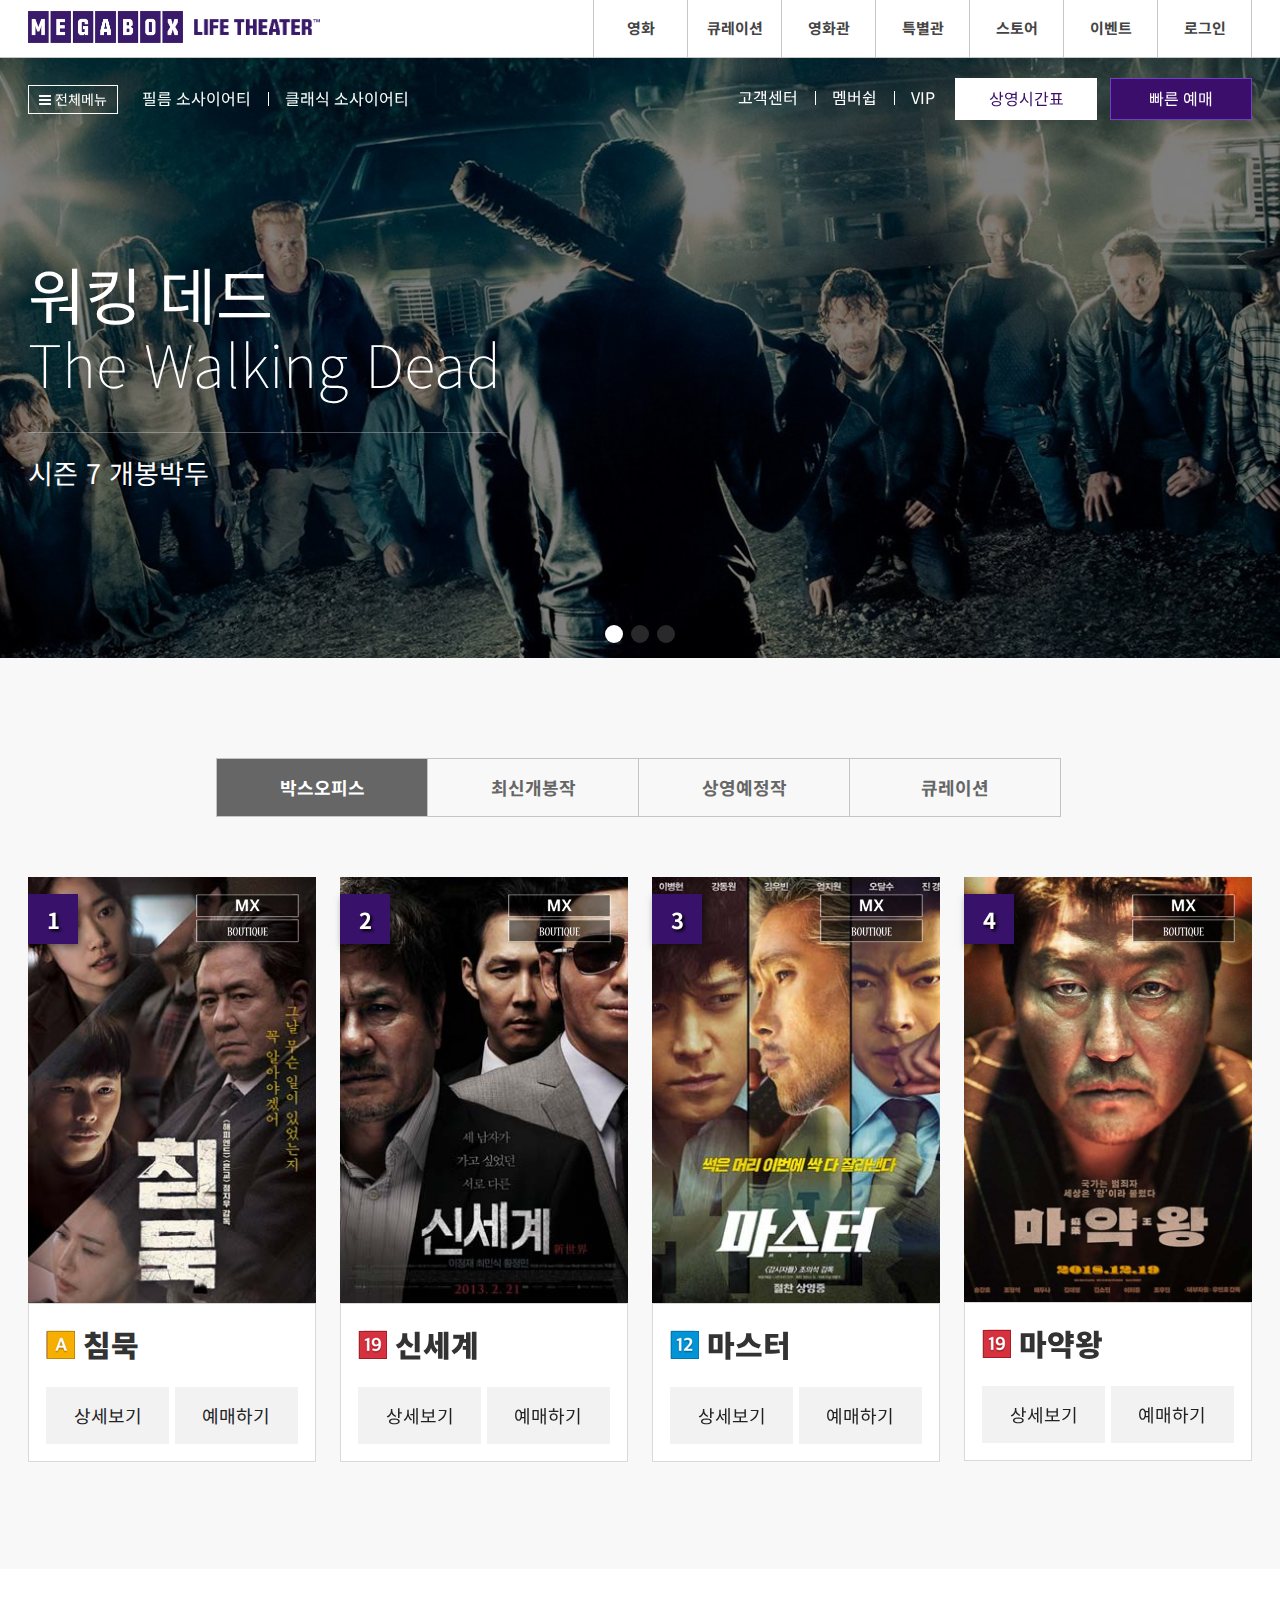
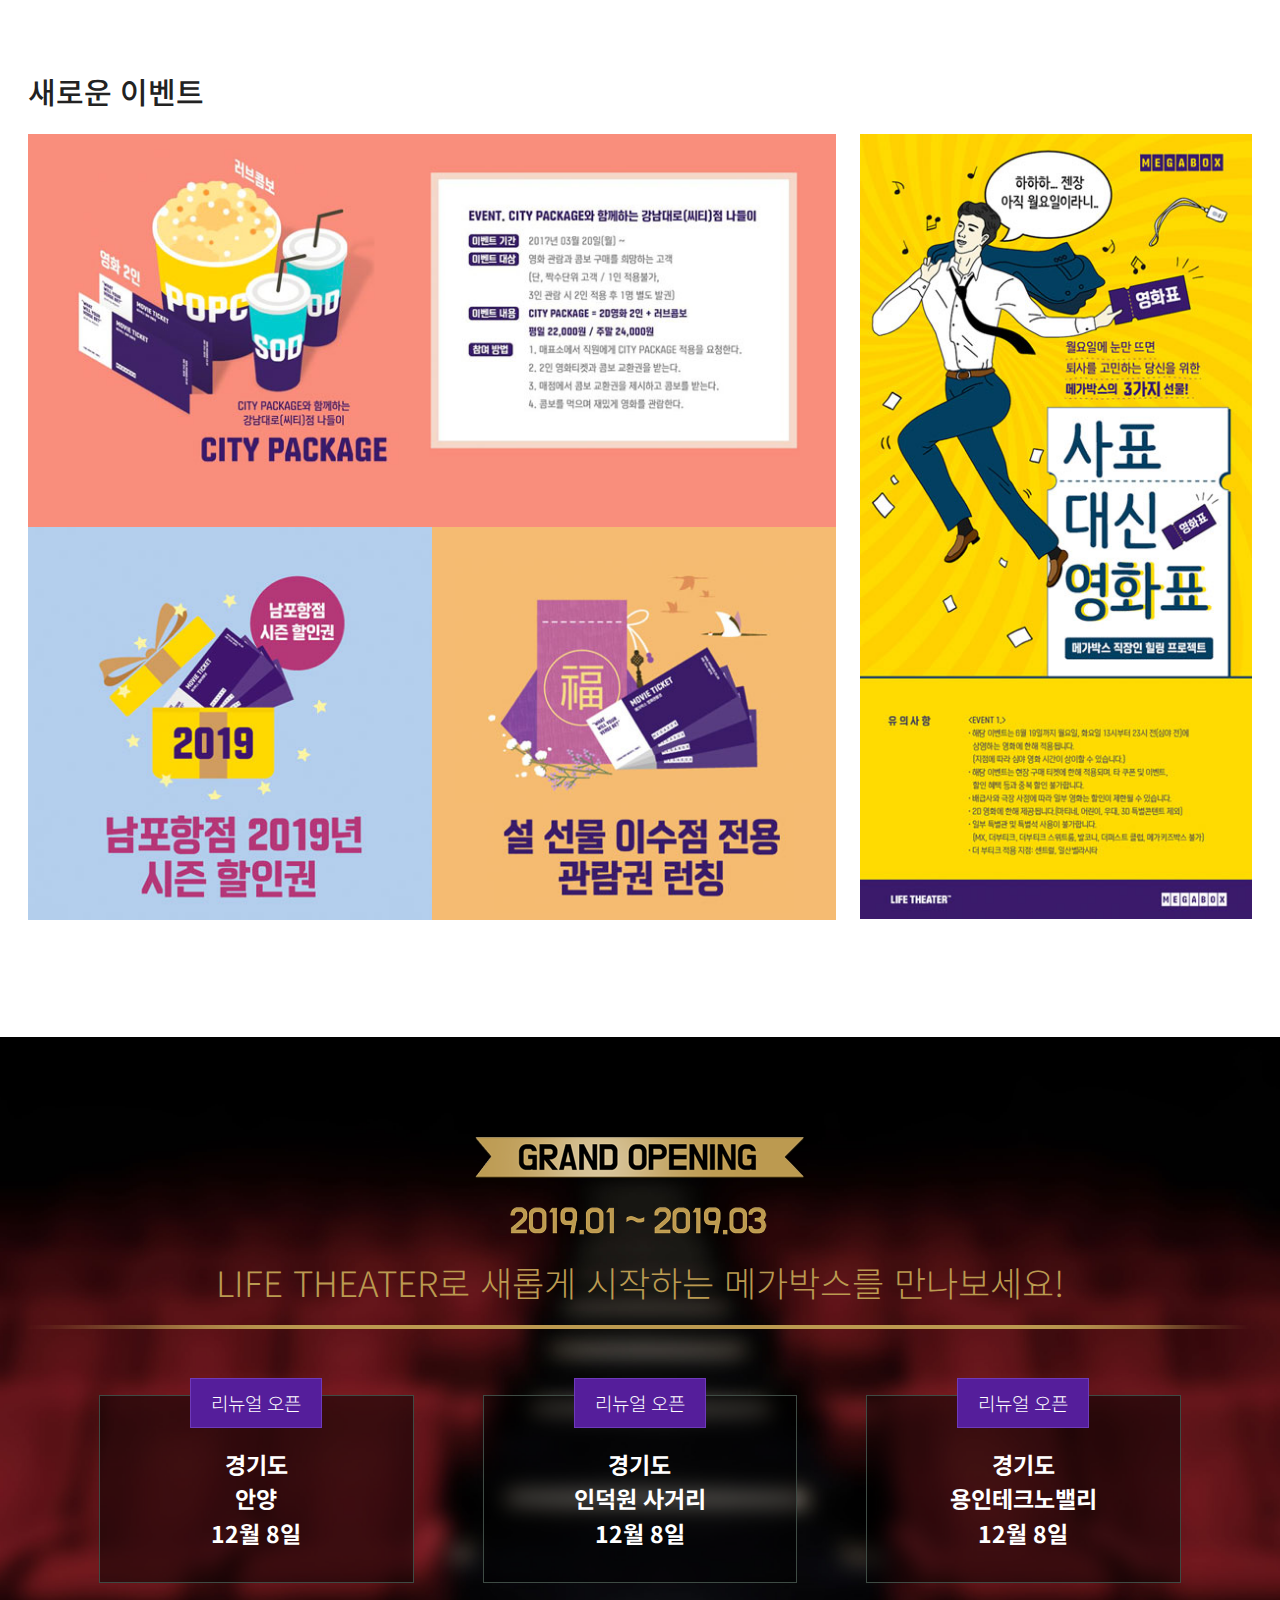
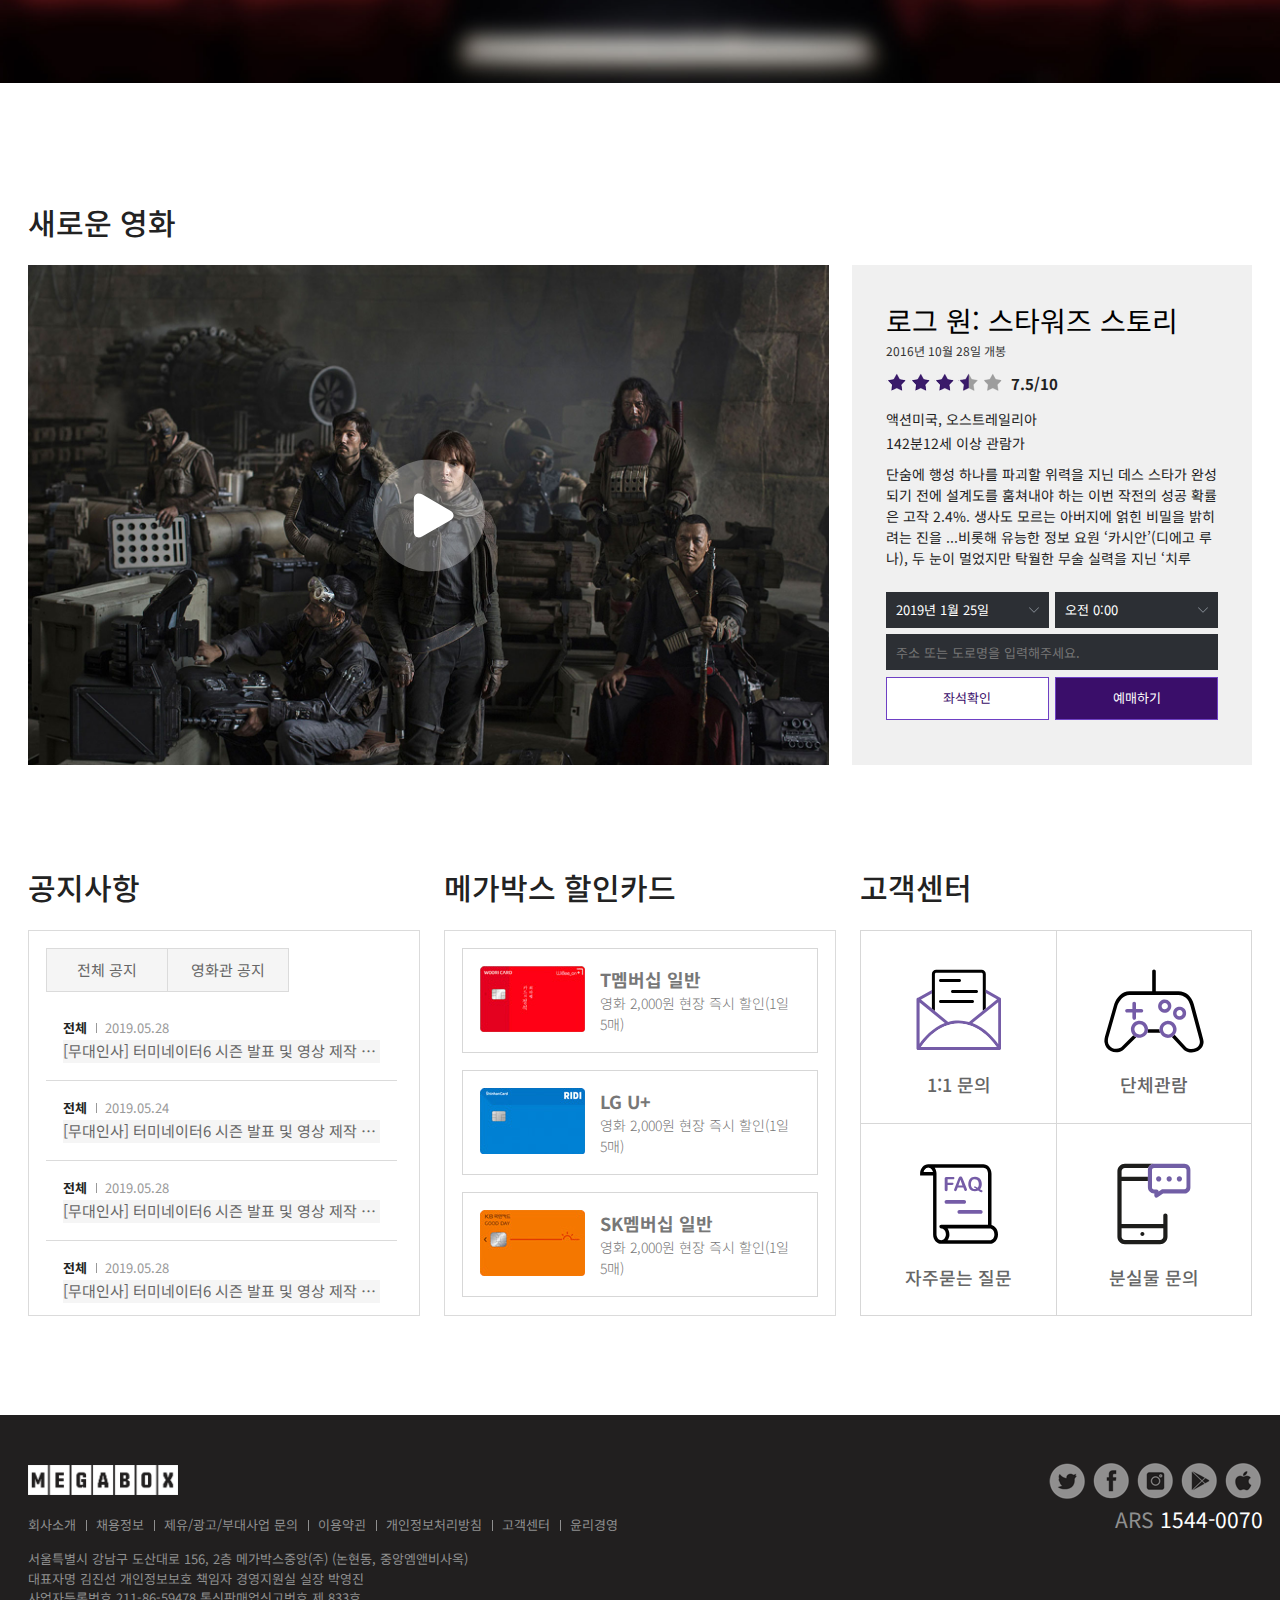
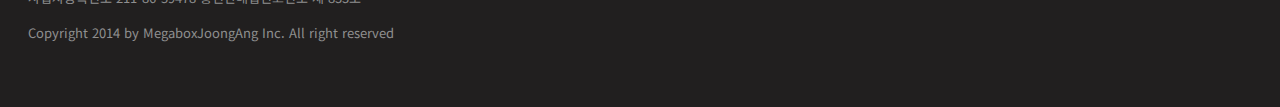
<file: index.html>
<!DOCTYPE html>
<html lang="ko">
<head>
    <meta charset="UTF-8">
    <meta name="viewport" content="user-scalable=no, initial-scale=1.0, maximum-scale=1.0, minimum-scale=1.0, width=device-width">
    <meta http-equiv="X-UA-Compatible" content="ie=edge">
    <meta name="author" content="webstoryboy">
    <meta name="description" content="메가박스 사이트 따라하면서 배우는 튜토리얼입니다.">
    <meta name="keywords" content="메가박스, 유투브, 영화, 최신영화, 영화관, CGV, 롯데시네마, 웹스토리보이, 웹스, 사이트 만들기, 따라하기, 이미지 슬라이드">
    <title>메가박스 사이트 코딩하기</title> 
    
    <!-- CSS -->
    <link rel="stylesheet" href="assets/css/reset.css">
    <link rel="stylesheet" href="assets/css/style.css">
    <link rel="stylesheet" href="assets/css/swiper.css">
    <link rel="stylesheet" href="assets/css/font-awesome.css">
    
    <!-- 파비콘 -->
    <link rel="shortcut icon" href="assets/icons/favicon.ico">
    <link rel="apple-touch-icon-precomposed" href="assets/icons/favicon_72.png" />
    <link rel="apple-touch-icon-precomposed" sizes="96x96" href="assets/icons/favicon_96.png" />
    <link rel="apple-touch-icon-precomposed" sizes="144x144" href="assets/icons/favicon_144.png" />
    <link rel="apple-touch-icon-precomposed" sizes="192x192" href="assets/icons/favicon_192.png" />
    
    <!-- 페이스북 메타 태그 -->
    <meta property="og:title" content="메가박스 사이트 만들기" />
    <meta property="og:url" content="https://github.com/webstoryboy/megabox2019" />
    <meta property="og:image" content="https://webstoryboy.github.io/megabox2019/mega.jpg" />
    <meta property="og:description" content="메가박스 사이트 따라하면서 배우는 튜토리얼입니다." />
   
    <!-- 트위터 메타 태그 -->
    <meta name="twitter:card" content="summary">
    <meta name="twitter:title" content="메가박스 사이트 만들기">
    <meta name="twitter:url" content="https://github.com/webstoryboy/megabox2019/">
    <meta name="twitter:image" content="https://webstoryboy.github.io/megabox2019/mega.jpg">
    <meta name="twitter:description" content="메가박스 사이트 따라하면서 배우는 튜토리얼입니다.">
    
    <!-- 웹 폰트 -->
    <link href="https://fonts.googleapis.com/css?family=Noto+Sans+KR:100,300,400,500,700,900&subset=korean" rel="stylesheet">
    
    <!-- HTLM5shiv ie6~8 -->
    <!--[if lt IE 9]> 
      <script src="assets/js/html5shiv.min.js"></script>
      <script type="text/javascript">
         alert("현재 브라우저는 지원하지 않습니다. 크롬 브라우저를 추천합니다.!");
      </script>
   <![endif]-->
</head>
<body>
    <!-- 스킵 메뉴-->
    <div id="skip">
        <a rel="bookmark" href="#movie">최신 영화 소식</a>
        <a rel="bookmark" href="#event">새로운 이벤트</a>
        <a rel="bookmark" href="#new">새로운 영화</a>
    </div>
    <!-- //스킵 메뉴-->
    <header id="header">
        <div class="container">
            <div class="row">
                <div class="header clearfix">
                    <h1>
                        <a href="#">
                            <em><img src="assets/img/logo.png" alt="MEGABOX"></em>   
                            <strong><img src="assets/img/logo-sub.png" alt="LIFE THEATER"></strong>
                        </a>
                    </h1>
                    <nav id="mNav">
                        <h2 class="ir_so">메가박스 전체메뉴</h2>
                        <a href="#" class="ham"><span></span></a>
                    </nav>
                    <nav class="nav">
                        <ul class="clearfix">
                            <li><a href="#">영화</a></li>
                            <li><a href="#">큐레이션</a></li>
                            <li><a href="#">영화관</a></li>
                            <li><a href="#">특별관</a></li>
                            <li><a href="#">스토어</a></li>
                            <li><a href="#">이벤트</a></li>
                            <li><a href="#">로그인</a></li>
                        </ul>
                    </nav>
                </div>
            </div>
        </div>
    </header>
    <!-- //header -->
    
    
    <section id="banner">
        <h2 class="ir_so">최신 영화 소식</h2>
        <div class="banner_menu">
            <div class="container">
                <div class="row">
                    <div class="bm_left">
                        <ul>
                            <li class="total"><a href="#"><i class="fa fa-bars" aria-hidden="true"></i> 전체메뉴</a></li>
                            <li class="line"><a href="#">필름 소사이어티</a></li>
                            <li><a href="#">클래식 소사이어티</a></li>
                        </ul>
                    </div>
                    <div class="bm_right">
                        <ul>
                            <li class="line"><a href="#">고객센터</a></li>
                            <li class="line"><a href="#">멤버쉽</a></li>
                            <li><a href="#">VIP</a></li>
                        </ul>
                        <ul>
                            <li class="white"><a href="#">상영시간표</a></li>
                            <li class="purple"><a href="#">빠른 예매</a></li>
                        </ul>
                    </div>
                </div>
            </div>
        </div>
        <div class="slider">
            <div class="swiper-container">
                <div class="swiper-wrapper">
                    <div class="swiper-slide ss1">
                        <div class="container">
                            <div class="row">
                                <h2>워킹 데드 <em>The Walking Dead</em></h2>
                                <p>시즌 7 개봉박두</p>
                            </div>
                        </div>
                    </div>
                    <div class="swiper-slide ss2">
                        <div class="container">
                            <div class="row">
                                <h2>캡틴 마블 <em>Captain Marvel</em></h2>
                                <p>새로운 히어로, 어벤져스의 희망</p>
                            </div>
                        </div>
                    </div>
                    <div class="swiper-slide ss3">
                        <div class="container">
                            <div class="row">
                                <h2>왕좌의 게임 <em>GAME OF THRONES</em></h2>
                                <p>THE COMPLETE FIRST SEASON</p>
                            </div>
                        </div>
                    </div>
                </div>
                <div class="swiper-pagination"></div>
                <div class="swiper-button-prev"></div>
                <div class="swiper-button-next"></div>
            </div>
        </div>
    </section>
    <!-- //banner -->
    
    
    <section id="movie">
        <div class="container">
            <div class="row">
                <div class="movie">
                    <h2 class="ir_so">최신 영화 정보</h2>
                    <div class="movie_title">
                        <ul>
                            <li class="active"><a href="#">박스오피스</a></li>
                            <li><a href="#">최신개봉작</a></li>
                            <li><a href="#">상영예정작</a></li>
                            <li><a href="#">큐레이션</a></li>
                        </ul>
                    </div>
                    <div class="movie_chart">
                        <div class="swiper-container2">
                            <div class="chart_cont1 swiper-wrapper">
                                <div class="swiper-slide">
                                    <div class="poster">
                                        <figure>
                                            <img src="assets/img/poster01.jpg" srcset="assets/img/poster01@2.jpg 2x"  alt="침묵">
                                        </figure>
                                        <div class="rank"><strong>1</strong></div>
                                        <div class="mx">
                                            <span class="icon m ir_pm">MX</span>
                                            <span class="icon b ir_pm">Boutique</span>
                                        </div>
                                    </div>
                                    <div class="infor">
                                        <h3><span class="icon all ir_pm">전체관람가</span> <strong>침묵</strong></h3>
                                        <div class="infor_btn">
                                            <a href="#">상세보기</a>
                                            <a href="#">예매하기</a>
                                        </div>
                                    </div>
                                </div>
                                <div class="swiper-slide">
                                    <div class="poster">
                                        <figure>
                                            <img src="assets/img/poster02.jpg" srcset="assets/img/poster02@2.jpg 2x"  alt="신세계">
                                        </figure>
                                        <div class="rank"><strong>2</strong></div>
                                        <div class="mx">
                                            <span class="icon m ir_pm">MX</span>
                                            <span class="icon b ir_pm">Boutique</span>
                                        </div>
                                    </div>
                                    <div class="infor">
                                        <h3><span class="icon a12 ir_pm">12세</span> <strong>신세계</strong></h3>
                                        <div class="infor_btn">
                                            <a href="#">상세보기</a>
                                            <a href="#">예매하기</a>
                                        </div>
                                    </div>
                                </div>
                                <div class="swiper-slide">
                                    <div class="poster">
                                        <figure>
                                            <img src="assets/img/poster03.jpg" srcset="assets/img/poster03@2.jpg 2x"  alt="마스터">
                                        </figure>
                                        <div class="rank"><strong>3</strong></div>
                                        <div class="mx">
                                            <span class="icon m ir_pm">MX</span>
                                            <span class="icon b ir_pm">Boutique</span>
                                        </div>
                                    </div>
                                    <div class="infor">
                                        <h3><span class="icon a15 ir_pm">15세</span> <strong>마스터</strong></h3>
                                        <div class="infor_btn">
                                            <a href="#">상세보기</a>
                                            <a href="#">예매하기</a>
                                        </div>
                                    </div>
                                </div>
                                <div class="swiper-slide">
                                    <div class="poster">
                                        <figure>
                                            <img src="assets/img/poster04.jpg" srcset="assets/img/poster04@2.jpg 2x"  alt="마약왕">
                                        </figure>
                                        <div class="rank"><strong>4</strong></div>
                                        <div class="mx">
                                            <span class="icon m ir_pm">MX</span>
                                            <span class="icon b ir_pm">Boutique</span>
                                        </div>
                                    </div>
                                    <div class="infor">
                                        <h3><span class="icon a12 ir_pm">19세</span> <strong>마약왕</strong></h3>
                                        <div class="infor_btn">
                                            <a href="#">상세보기</a>
                                            <a href="#">예매하기</a>
                                        </div>
                                    </div>
                                </div>
                                <div class="swiper-slide">
                                    <div class="poster">
                                        <figure>
                                            <img src="assets/img/poster05.jpg" srcset="assets/img/poster05@2.jpg 2x"  alt="her">
                                        </figure>
                                        <div class="rank"><strong>5</strong></div>
                                        <div class="mx">
                                            <span class="icon m ir_pm">MX</span>
                                            <span class="icon b ir_pm">Boutique</span>
                                        </div>
                                    </div>
                                    <div class="infor">
                                        <h3><span class="icon all ir_pm">전체관람가</span> <strong>her</strong></h3>
                                        <div class="infor_btn">
                                            <a href="#">상세보기</a>
                                            <a href="#">예매하기</a>
                                        </div>
                                    </div>
                                </div>
                                <div class="swiper-slide">
                                    <div class="poster">
                                        <figure>
                                            <img src="assets/img/poster06.jpg" srcset="assets/img/poster06@2.jpg 2x"  alt="괴물">
                                        </figure>
                                        <div class="rank"><strong>6</strong></div>
                                        <div class="mx">
                                            <span class="icon m ir_pm">MX</span>
                                            <span class="icon b ir_pm">Boutique</span>
                                        </div>
                                    </div>
                                    <div class="infor">
                                        <h3><span class="icon a12 ir_pm">19세</span> <strong>괴물</strong></h3>
                                        <div class="infor_btn">
                                            <a href="#">상세보기</a>
                                            <a href="#">예매하기</a>
                                        </div>
                                    </div>
                                </div>
                                <div class="swiper-slide">
                                    <div class="poster">
                                        <figure>
                                            <img src="assets/img/poster07.jpg" srcset="assets/img/poster07@2.jpg 2x"  alt="꼭두각시">
                                        </figure>
                                        <div class="rank"><strong>7</strong></div>
                                        <div class="mx">
                                            <span class="icon m ir_pm">MX</span>
                                            <span class="icon b ir_pm">Boutique</span>
                                        </div>
                                    </div>
                                    <div class="infor">
                                        <h3><span class="icon a19 ir_pm">15세</span> <strong>꼭두각시</strong></h3>
                                        <div class="infor_btn">
                                            <a href="#">상세보기</a>
                                            <a href="#">예매하기</a>
                                        </div>
                                    </div>
                                </div>
                                <div class="swiper-slide">
                                    <div class="poster">
                                        <figure>
                                            <img src="assets/img/poster08.jpg" srcset="assets/img/poster08@2.jpg 2x"  alt="겟 아웃">
                                        </figure>
                                        <div class="rank"><strong>8</strong></div>
                                        <div class="mx">
                                            <span class="icon m ir_pm">MX</span>
                                            <span class="icon b ir_pm">Boutique</span>
                                        </div>
                                    </div>
                                    <div class="infor">
                                        <h3><span class="icon a12 ir_pm">19세</span> <strong>겟 아웃</strong></h3>
                                        <div class="infor_btn">
                                            <a href="#">상세보기</a>
                                            <a href="#">예매하기</a>
                                        </div>
                                    </div>
                                </div>
                            </div>
                        </div>
                        <!-- //chart_cont1-->
                        <div class="swiper-container2">
                            <div class="chart_cont2 swiper-wrapper">
                                <div class="swiper-slide">
                                    <div class="poster">
                                        <figure>
                                            <img src="assets/img/poster05.jpg" srcset="assets/img/poster05@2.jpg 2x"  alt="her">
                                        </figure>
                                        <div class="rank"><strong>1</strong></div>
                                        <div class="mx">
                                            <span class="icon m ir_pm">MX</span>
                                            <span class="icon b ir_pm">Boutique</span>
                                        </div>
                                    </div>
                                    <div class="infor">
                                        <h3><span class="icon all ir_pm">전체관람가</span> <strong>her</strong></h3>
                                        <div class="infor_btn">
                                            <a href="#">상세보기</a>
                                            <a href="#">예매하기</a>
                                        </div>
                                    </div>
                                </div>
                                <div class="swiper-slide">
                                    <div class="poster">
                                        <figure>
                                            <img src="assets/img/poster06.jpg" srcset="assets/img/poster06@2.jpg 2x"  alt="괴물">
                                        </figure>
                                        <div class="rank"><strong>2</strong></div>
                                        <div class="mx">
                                            <span class="icon m ir_pm">MX</span>
                                            <span class="icon b ir_pm">Boutique</span>
                                        </div>
                                    </div>
                                    <div class="infor">
                                        <h3><span class="icon a12 ir_pm">12세</span> <strong>괴물</strong></h3>
                                        <div class="infor_btn">
                                            <a href="#">상세보기</a>
                                            <a href="#">예매하기</a>
                                        </div>
                                    </div>
                                </div>
                                <div class="swiper-slide">
                                    <div class="poster">
                                        <figure>
                                            <img src="assets/img/poster07.jpg" srcset="assets/img/poster07@2.jpg 2x"  alt="침묵">
                                        </figure>
                                        <div class="rank"><strong>3</strong></div>
                                        <div class="mx">
                                            <span class="icon m ir_pm">MX</span>
                                            <span class="icon b ir_pm">Boutique</span>
                                        </div>
                                    </div>
                                    <div class="infor">
                                        <h3><span class="icon a19 ir_pm">15세</span> <strong>꼭두각시</strong></h3>
                                        <div class="infor_btn">
                                            <a href="#">상세보기</a>
                                            <a href="#">예매하기</a>
                                        </div>
                                    </div>
                                </div>
                                <div class="swiper-slide">
                                    <div class="poster">
                                        <figure>
                                            <img src="assets/img/poster08.jpg" srcset="assets/img/poster08@2.jpg 2x"  alt="겟 아웃">
                                        </figure>
                                        <div class="rank"><strong>4</strong></div>
                                        <div class="mx">
                                            <span class="icon m ir_pm">MX</span>
                                            <span class="icon b ir_pm">Boutique</span>
                                        </div>
                                    </div>
                                    <div class="infor">
                                        <h3><span class="icon a12 ir_pm">19세</span> <strong>겟 아웃</strong></h3>
                                        <div class="infor_btn">
                                            <a href="#">상세보기</a>
                                            <a href="#">예매하기</a>
                                        </div>
                                    </div>
                                </div>
                                <div class="swiper-slide">
                                    <div class="poster">
                                        <figure>
                                            <img src="assets/img/poster08.jpg" srcset="assets/img/poster08@2.jpg 2x"  alt="침묵">
                                        </figure>
                                        <div class="rank"><strong>4</strong></div>
                                        <div class="mx">
                                            <span class="icon m ir_pm">MX</span>
                                            <span class="icon b ir_pm">Boutique</span>
                                        </div>
                                    </div>
                                    <div class="infor">
                                        <h3><span class="icon a19 ir_pm">19세</span> <strong>침묵</strong></h3>
                                        <div class="infor_btn">
                                            <a href="#">상세보기</a>
                                            <a href="#">예매하기</a>
                                        </div>
                                    </div>
                                </div>
                                <div class="swiper-slide">
                                    <div class="poster">
                                        <figure>
                                            <img src="assets/img/poster08.jpg" srcset="assets/img/poster08@2.jpg 2x"  alt="침묵">
                                        </figure>
                                        <div class="rank"><strong>4</strong></div>
                                        <div class="mx">
                                            <span class="icon m ir_pm">MX</span>
                                            <span class="icon b ir_pm">Boutique</span>
                                        </div>
                                    </div>
                                    <div class="infor">
                                        <h3><span class="icon a19 ir_pm">19세</span> <strong>침묵</strong></h3>
                                        <div class="infor_btn">
                                            <a href="#">상세보기</a>
                                            <a href="#">예매하기</a>
                                        </div>
                                    </div>
                                </div>
                            </div>
                        </div>
                        <!-- //chart_cont2-->
                        <div class="swiper-container2">
                            <div class="chart_cont3 swiper-wrapper">
                                <div class="swiper-slide">
                                    <div class="poster">
                                    <figure>
                                        <img src="assets/img/poster06.jpg" srcset="assets/img/poster06@2.jpg 2x"  alt="괴물">
                                    </figure>
                                    <div class="rank"><strong>1</strong></div>
                                    <div class="mx">
                                        <span class="icon m ir_pm">MX</span>
                                        <span class="icon b ir_pm">Boutique</span>
                                    </div>
                                </div>
                                    <div class="infor">
                                    <h3><span class="icon a12 ir_pm">15세</span> <strong>괴물</strong></h3>
                                    <div class="infor_btn">
                                        <a href="#">상세보기</a>
                                        <a href="#">예매하기</a>
                                    </div>
                                </div>
                                </div>
                                <div class="swiper-slide">
                                    <div class="poster">
                                    <figure>
                                        <img src="assets/img/poster07.jpg" srcset="assets/img/poster07@2.jpg 2x"  alt="꼭두각시">
                                    </figure>
                                    <div class="rank"><strong>2</strong></div>
                                    <div class="mx">
                                        <span class="icon m ir_pm">MX</span>
                                        <span class="icon b ir_pm">Boutique</span>
                                    </div>
                                </div>
                                    <div class="infor">
                                        <h3><span class="icon a19 ir_pm">12세</span> <strong>꼭두각시</strong></h3>
                                        <div class="infor_btn">
                                            <a href="#">상세보기</a>
                                            <a href="#">예매하기</a>
                                        </div>
                                    </div>
                                </div>
                                <div class="swiper-slide">
                                    <div class="poster">
                                        <figure>
                                            <img src="assets/img/poster03.jpg" srcset="assets/img/poster03@2.jpg 2x"  alt="마스터">
                                        </figure>
                                        <div class="rank"><strong>3</strong></div>
                                        <div class="mx">
                                            <span class="icon m ir_pm">MX</span>
                                            <span class="icon b ir_pm">Boutique</span>
                                        </div>
                                    </div>
                                    <div class="infor">
                                        <h3><span class="icon a15 ir_pm">15세</span> <strong>마스터</strong></h3>
                                        <div class="infor_btn">
                                            <a href="#">상세보기</a>
                                            <a href="#">예매하기</a>
                                        </div>
                                    </div>
                                </div>
                                <div class="swiper-slide">
                                    <div class="poster">
                                        <figure>
                                            <img src="assets/img/poster04.jpg" srcset="assets/img/poster04@2.jpg 2x"  alt="마약왕">
                                        </figure>
                                        <div class="rank"><strong>4</strong></div>
                                        <div class="mx">
                                            <span class="icon m ir_pm">MX</span>
                                            <span class="icon b ir_pm">Boutique</span>
                                        </div>
                                    </div>
                                    <div class="infor">
                                        <h3><span class="icon a12 ir_pm">19세</span> <strong>마약왕</strong></h3>
                                        <div class="infor_btn">
                                            <a href="#">상세보기</a>
                                            <a href="#">예매하기</a>
                                        </div>
                                    </div>
                                </div>
                                <div class="swiper-slide">
                                    <div class="poster">
                                        <figure>
                                            <img src="assets/img/poster04.jpg" srcset="assets/img/poster04@2.jpg 2x"  alt="침묵">
                                        </figure>
                                        <div class="rank"><strong>4</strong></div>
                                        <div class="mx">
                                            <span class="icon m ir_pm">MX</span>
                                            <span class="icon b ir_pm">Boutique</span>
                                        </div>
                                    </div>
                                    <div class="infor">
                                        <h3><span class="icon a19 ir_pm">19세</span> <strong>침묵</strong></h3>
                                        <div class="infor_btn">
                                            <a href="#">상세보기</a>
                                            <a href="#">예매하기</a>
                                        </div>
                                    </div>
                                </div>
                                <div class="swiper-slide">
                                    <div class="poster">
                                        <figure>
                                            <img src="assets/img/poster04.jpg" srcset="assets/img/poster04@2.jpg 2x"  alt="침묵">
                                        </figure>
                                        <div class="rank"><strong>4</strong></div>
                                        <div class="mx">
                                            <span class="icon m ir_pm">MX</span>
                                            <span class="icon b ir_pm">Boutique</span>
                                        </div>
                                    </div>
                                    <div class="infor">
                                        <h3><span class="icon a19 ir_pm">19세</span> <strong>침묵</strong></h3>
                                        <div class="infor_btn">
                                            <a href="#">상세보기</a>
                                            <a href="#">예매하기</a>
                                        </div>
                                    </div>
                                </div>
                            </div>
                        </div>
                        <!-- //chart_cont3-->
                        <div class="swiper-container2">
                            <div class="chart_cont4 swiper-wrapper">
                                <div class="swiper-slide">
                                    <div class="poster">
                                        <figure>
                                            <img src="assets/img/poster05.jpg" srcset="assets/img/poster05@2.jpg 2x"  alt="her">
                                        </figure>
                                        <div class="rank"><strong>1</strong></div>
                                        <div class="mx">
                                            <span class="icon m ir_pm">MX</span>
                                            <span class="icon b ir_pm">Boutique</span>
                                        </div>
                                    </div>
                                    <div class="infor">
                                        <h3><span class="icon all ir_pm">전체관람가</span> <strong>her</strong></h3>
                                        <div class="infor_btn">
                                            <a href="#">상세보기</a>
                                            <a href="#">예매하기</a>
                                        </div>
                                    </div>
                                </div>
                                <div class="swiper-slide">
                                    <div class="poster">
                                        <figure>
                                            <img src="assets/img/poster10.jpg" srcset="assets/img/poster10@2.jpg 2x"  alt="보헤미안 랩소디">
                                        </figure>
                                        <div class="rank"><strong>2</strong></div>
                                        <div class="mx">
                                            <span class="icon m ir_pm">MX</span>
                                            <span class="icon b ir_pm">Boutique</span>
                                        </div>
                                    </div>
                                    <div class="infor">
                                        <h3><span class="icon a15 ir_pm">12세</span> <strong>보헤미안 랩소디</strong></h3>
                                        <div class="infor_btn">
                                            <a href="#">상세보기</a>
                                            <a href="#">예매하기</a>
                                        </div>
                                    </div>
                                </div>
                                <div class="swiper-slide">
                                    <div class="poster">
                                        <figure>
                                            <img src="assets/img/poster09.jpg" srcset="assets/img/poster09@2.jpg 2x"  alt="문라이트">
                                        </figure>
                                        <div class="rank"><strong>3</strong></div>
                                        <div class="mx">
                                            <span class="icon m ir_pm">MX</span>
                                            <span class="icon b ir_pm">Boutique</span>
                                        </div>
                                    </div>
                                    <div class="infor">
                                        <h3><span class="icon a19 ir_pm">15세</span> <strong>문라이트</strong></h3>
                                        <div class="infor_btn">
                                            <a href="#">상세보기</a>
                                            <a href="#">예매하기</a>
                                        </div>
                                    </div>
                                </div>
                                <div class="swiper-slide">
                                    <div class="poster">
                                        <figure>
                                            <img src="assets/img/poster08.jpg" srcset="assets/img/poster08@2.jpg 2x"  alt="겟 아웃">
                                        </figure>
                                        <div class="rank"><strong>4</strong></div>
                                        <div class="mx">
                                            <span class="icon m ir_pm">MX</span>
                                            <span class="icon b ir_pm">Boutique</span>
                                        </div>
                                    </div>
                                    <div class="infor">
                                        <h3><span class="icon a12 ir_pm">19세</span> <strong>겟 아웃</strong></h3>
                                        <div class="infor_btn">
                                            <a href="#">상세보기</a>
                                            <a href="#">예매하기</a>
                                        </div>
                                    </div>
                                </div>
                                <div class="swiper-slide">
                                    <div class="poster">
                                        <figure>
                                            <img src="assets/img/poster08.jpg" srcset="assets/img/poster08@2.jpg 2x"  alt="침묵">
                                        </figure>
                                        <div class="rank"><strong>4</strong></div>
                                        <div class="mx">
                                            <span class="icon m ir_pm">MX</span>
                                            <span class="icon b ir_pm">Boutique</span>
                                        </div>
                                    </div>
                                    <div class="infor">
                                        <h3><span class="icon a19 ir_pm">19세</span> <strong>침묵</strong></h3>
                                        <div class="infor_btn">
                                            <a href="#">상세보기</a>
                                            <a href="#">예매하기</a>
                                        </div>
                                    </div>
                                </div>
                                <div class="swiper-slide">
                                    <div class="poster">
                                        <figure>
                                            <img src="assets/img/poster08.jpg" srcset="assets/img/poster08@2.jpg 2x"  alt="침묵">
                                        </figure>
                                        <div class="rank"><strong>4</strong></div>
                                        <div class="mx">
                                            <span class="icon m ir_pm">MX</span>
                                            <span class="icon b ir_pm">Boutique</span>
                                        </div>
                                    </div>
                                    <div class="infor">
                                        <h3><span class="icon a19 ir_pm">19세</span> <strong>침묵</strong></h3>
                                        <div class="infor_btn">
                                            <a href="#">상세보기</a>
                                            <a href="#">예매하기</a>
                                        </div>
                                    </div>
                                </div>
                            </div>
                        </div>
                        <!-- //chart_cont4-->
                    </div>
                </div>
            </div>
        </div>
    </section>
    <!-- //movie -->

    <!-- event -->
    <section id="event">
        <div class="container">
            <div class="row">
                <div class="event">
                    <h2>새로운 이벤트</h2>
                    <div class="event_left">
                        <div class="event_slider">
                            <img src="assets/img/event01.jpg" srcset="assets/img/event01@2.jpg 2x" alt="시티 패키지">
                        </div>
                        <div class="event_box1">
                            <img src="assets/img/event02.jpg" srcset="assets/img/event02@2.jpg 2x" alt="남포항점 2019 시즌할인권">
                        </div>
                        <div class="event_box2">
                            <img src="assets/img/event03.jpg" srcset="assets/img/event03@2.jpg 2x" alt="설 선물 이수점 전용 관람권 런칭">
                        </div>
                    </div>
                    <div class="event_right">
                        <img src="assets/img/event04.jpg" srcset="assets/img/event04@2.jpg 2x" alt="사표 대신 영화표">
                    </div>
                </div>
            </div>
        </div>
    </section>
   <!-- //event -->

   <!-- opening -->
   <section id="opening">
       <div class="container">
           <div class="row">
               <div class="opening">
                   <h2><span class="grand icon ir_pm">Grand Opening</span></h2>
                   <strong class="date icon ir_pm">2019.01 ~ 2019.03</strong>
                   <p class="desc">LIFE THEATER로 새롭게 시작하는 메가박스를 만나보세요!</p>
                   <div class="open_box">
                       <div>
                           <h3>리뉴얼 오픈</h3>
                           <p><em>경기도</em><strong>안양</strong>12월 8일</p>
                        </div>
                       <div>
                           <h3>리뉴얼 오픈</h3>
                           <p><em>경기도</em><strong>인덕원 사거리</strong>12월 8일</p>
                       </div>
                       <div>
                           <h3>리뉴얼 오픈</h3>
                           <p><em>경기도</em><strong>용인테크노밸리</strong>12월 8일</p>
                       </div>
                   </div>
               </div>
           </div>
       </div>
   </section>
   <!-- //opening -->

   <!-- new -->
   <section id="new">
       <div class="container">
           <div class="row">
               <div class="new">
                   <h2>새로운 영화</h2>
                   <div class="new_left">
                       <div class="play" id="showTrailer" data-youtube="F1239ZePXfM">
                            <svg version="1.1" id="Layer_1" xmlns="http://www.w3.org/2000/svg" xmlns:xlink="http://www.w3.org/1999/xlink" x="0px" y="0px"
                            viewBox="0 0 120 120" style="enable-background:new 0 0 120 120;" xml:space="preserve">
                                <circle class="st0" cx="60" cy="60.4" r="56"/>
                                <path class="st1" d="M81,65.4c4.8-2.8,4.8-7.2,0-10L53.5,39.6c-4.8-2.8-8.7-0.5-8.7,5v31.7c0,5.5,3.9,7.8,8.7,5L81,65.4z"/>
                            </svg>
                       </div>
                   </div>
                   <div class="new_right">
                       <h3 class="title">로그 원: 스타워즈 스토리</h3>
                       <span class="release">2016년 10월 28일 개봉</span>
                       <div class="star">
                           <span class="icon star1"></span>
                           <span class="icon star1"></span>
                           <span class="icon star1"></span>
                           <span class="icon star2"></span>
                           <span class="icon star0"></span>
                           <strong>7.5/10</strong>
                       </div>
                       <ul class="summary">
                           <li class="genre"><span class="bar">액션</span><span>미국, 오스트레일리아</span></li>
                           <li class="age"><span class="bar">142분</span><span>12세 이상 관람가</span></li>
                           <li class="desc">단숨에 행성 하나를 파괴할 위력을 지닌 데스 스타가 완성되기 전에 설계도를 훔쳐내야 하는 이번 작전의 성공 확률은 고작 2.4%. 생사도 모르는 아버지에 얽힌 비밀을 밝히려는 진을 ...비롯해 유능한 정보 요원 ‘카시안’(디에고 루나), 두 눈이 멀었지만 탁월한 무술 실력을 지닌 ‘치루트’(견자단), 전투 베테랑 ‘베이즈’, 파일럿 ‘보디’, 시니컬한 드로이드 ‘K-2SO’까지 합류, 거대한 전쟁을 끝낼 ‘로그 원’이 이끄는 가장 비밀스런 작전이 시작되는데…</li>
                       </ul>
                       <div class="select">
                            <div class="s1">
                                <label for="udate" class="ir_so">날짜</label>
                                <input type="text" id="update" value="2019년 1월 25일" class="ui_select2">
                            </div>
                            <div class="s2">
                                <label for="utime" class="ir_so"> tlrks</label>
                                <select id="utime" name="utime" class="ui_select2">
                                    <option value="오전 0:00">오전 0:00</option>
                                    <option value="오전 1:00">오전 1:00</option>
                                    <option value="오전 2:00">오전 2:00</option>
                                    <option value="오전 3:00">오전 3:00</option>
                                    <option value="오전 4:00">오전 4:00</option>
                                    <option value="오전 5:00">오전 5:00</option>
                                    <option value="오전 6:00">오전 6:00</option>
                                    <option value="오전 7:00">오전 7:00</option>
                                    <option value="오전 8:00">오전 8:00</option>
                                    <option value="오전 9:00">오전 9:00</option>
                                    <option value="오전 10:00">오전 10:00</option>
                                    <option value="오전 11:00">오전 11:00</option>
                                    <option value="오전 12:00">오전 12:00</option>
                                    <option value="오후 1:00">오후 1:00</option>
                                    <option value="오후 2:00">오후 2:00</option>
                                    <option value="오후 3:00">오후 3:00</option>
                                    <option value="오후 4:00">오후 4:00</option>
                                    <option value="오후 5:00">오후 5:00</option>
                                    <option value="오후 6:00">오후 6:00</option>
                                    <option value="오후 7:00">오후 7:00</option>
                                    <option value="오후 8:00">오후 8:00</option>
                                    <option value="오후 9:00">오후 9:00</option>
                                    <option value="오후 10:00">오후 10:00</option>
                                    <option value="오후 11:00">오후 11:00</option>
                                    <option value="오후 12:00">오후 12:00</option>
                                </select>
                            </div>
                            <div class="s3">
                                <label for="utext" class="ir_so">주소 또는 도로명을 입력해주세요.</label>
                                <input type="text" id="utext" name="utext" class="ui_input3" placeholder="주소 또는 도로명을 입력해주세요.">
                            </div>
                       </div>
                       <div class="btn">
                            <a href="#" class="white">좌석확인</a>
                            <a href="#" class="purple">예매하기</a>
                       </div>
                   </div>
               </div>
           </div>
       </div>
   </section>
   <!-- //new -->

   <section id="help">
        <div class="container">
            <div class="row">
                <div class="help clearfix">
                    <article class="help_box1">
                        <h3>공지사항</h3>
                        <div class="notice">
                            <ul>
                                <li class="active"><a href="#">전체 공지</a>
                                    <ul>
                                        <li>
                                            <dl>
                                                <dt><strong class="bar">전체</strong> <em>2019.05.28</em></dt>
                                                <dd><a href="#">[무대인사] 터미네이터6 시즌 발표 및 영상 제작 10주년 기념 라이브 쇼</a></dd>
                                            </dl>
                                        </li>
                                        <li>
                                            <dl>
                                                <dt><strong class="bar">전체</strong> <em>2019.05.24</em></dt>
                                                <dd><a href="#">[무대인사] 터미네이터6 시즌 발표 및 영상 제작 10주년 기념 라이브 쇼</a></dd>
                                            </dl>
                                        </li>
                                        <li>
                                            <dl>
                                                <dt><strong class="bar">전체</strong> <em>2019.05.28</em></dt>
                                                <dd><a href="#">[무대인사] 터미네이터6 시즌 발표 및 영상 제작 10주년 기념 라이브 쇼</a></dd>
                                            </dl>
                                        </li>
                                        <li>
                                            <dl>
                                                <dt><strong class="bar">전체</strong> <em>2019.05.28</em></dt>
                                                <dd><a href="#">[무대인사] 터미네이터6 시즌 발표 및 영상 제작 10주년 기념 라이브 쇼</a></dd>
                                            </dl>
                                        </li>
                                    </ul>
                                </li>
                                <li><a href="#">영화관 공지</a>
                                    <ul style="display: none">
                                        <li>
                                            <dl>
                                                <dt><strong class="bar">안양</strong> <em>2019.05.28</em></dt>
                                                <dd>[영화인사] 터미네이터6 시즌 발표 및 영상 제작 10주년 기념 라이브 쇼</dd>
                                            </dl>
                                        </li>
                                        <li>
                                            <dl>
                                                <dt><strong class="bar">인덕원</strong> <em>2019.05.24</em></dt>
                                                <dd>[영화인사] 터미네이터6 시즌 발표 및 영상 제작 10주년 기념 라이브 쇼</dd>
                                            </dl>
                                        </li>
                                        <li>
                                            <dl>
                                                <dt><strong class="bar">서울</strong> <em>2019.05.28</em></dt>
                                                <dd>[영화인사] 터미네이터6 시즌 발표 및 영상 제작 10주년 기념 라이브 쇼</dd>
                                            </dl>
                                        </li>
                                        <li>
                                            <dl>
                                                <dt><strong class="bar">전체</strong> <em>2019.05.28</em></dt>
                                                <dd>[영화인사] 터미네이터6 시즌 발표 및 영상 제작 10주년 기념 라이브 쇼</dd>
                                            </dl>
                                        </li>
                                    </ul>
                                </li>
                            </ul>
                        </div>
                    </article>
                    <article class="help_box2">
                        <h3>메가박스 할인카드</h3>
                        <div class="card">
                            <ul>
                                <li>
                                    <a href="#">
                                        <span><img src="assets/img/card01.jpg" srcset="assets/img/card01@2.jpg 2x" alt="card01"></span>
                                        <strong>T멤버십 일반</strong>
                                        <em>영화 2,000원 현장 즉시 할인(1일 5매)</em>
                                    </a>
                                </li>
                                <li>
                                    <a href="#">
                                        <span><img src="assets/img/card02.jpg" srcset="assets/img/card02@2.jpg 2x" alt="card01"></span>
                                        <strong>LG U+</strong>
                                        <em>영화 2,000원 현장 즉시 할인(1일 5매)</em>
                                    </a>
                                </li>
                                <li>
                                    <a href="#">
                                        <span><img src="assets/img/card03.jpg" srcset="assets/img/card03@2.jpg 2x" alt="card01"></span>
                                        <strong>SK멤버십 일반</strong>
                                        <em>영화 2,000원 현장 즉시 할인(1일 5매)</em>
                                    </a>
                                </li>
                            </ul>
                        </div>
                    </article>
                    <article class="help_box3">
                        <h3>고객센터</h3>
                        <div class="service">
                            <ul>
                                <li>
                                    <a href="#">
                                        <span class="img_svg">
                                            <svg version="1.1" id="Layer_1" xmlns="http://www.w3.org/2000/svg" xmlns:xlink="http://www.w3.org/1999/xlink" x="0px" y="0px"
                                                    viewBox="0 0 120 120" style="enable-background:new 0 0 120 120;" xml:space="preserve">
                                                <g>
                                                    <polygon style="fill:none;" points="86.9,57.4 98.1,48.3 97.9,48.2 86.9,48.2"/>
                                                    <polygon style="fill:none;" points="22.5,48.2 21.9,48.6 32.9,57.6 32.9,48.2"/>
                                                    <polygon style="fill:#FFFFFF;" points="97.9,48.2 86.9,42 86.9,48.2"/>
                                                    <polygon style="fill:#FFFFFF;" points="32.9,42.4 22.5,48.2 32.9,48.2"/>
                                                    <path style="fill:#FFFFFF;" d="M83.9,23c0-0.7-0.6-1.3-1.3-1.3H37.2c-0.7,0-1.3,0.6-1.3,1.3v37L49.2,71c3.2-0.9,6.7-1.4,10.3-1.4
                                                        c3.5,0,7,0.5,10.5,1.5l13.9-11.2V23z M52,40.5c0-0.8,0.7-1.5,1.5-1.5h24c0.8,0,1.5,0.7,1.5,1.5S78.3,42,77.5,42h-24
                                                        C52.7,42,52,41.3,52,40.5z M41.5,31c-0.8,0-1.5-0.7-1.5-1.5s0.7-1.5,1.5-1.5h19c0.8,0,1.5,0.7,1.5,1.5S61.3,31,60.5,31H41.5z
                                                            M73.5,52h-32c-0.8,0-1.5-0.7-1.5-1.5s0.7-1.5,1.5-1.5h32c0.8,0,1.5,0.7,1.5,1.5S74.3,52,73.5,52z"/>
                                                    <path d="M32.9,42.4v5.8v9.4l3,2.5V23c0-0.7,0.6-1.3,1.3-1.3h45.3c0.7,0,1.3,0.6,1.3,1.3v36.8l3-2.4v-9.2V42v-3.4V23
                                                        c0-2.4-1.9-4.3-4.3-4.3H37.2c-2.4,0-4.3,1.9-4.3,4.3v15.9V42.4z"/>
                                                    <path style="fill:#FFFFFF;" d="M73.4,72.1c6,2.3,11.8,6,17.2,11.1c3.8,3.6,6.7,7.1,8.5,9.7V51.4L73.4,72.1z"/>
                                                    <path style="fill:#FFFFFF;" d="M20.6,51.4v41.3c4-5.7,12.6-16,25.2-20.7L20.6,51.4z"/>
                                                    <path style="fill:#755CA7;" d="M101.6,47.1l0.1-0.2l-14.9-8.4V42l11.1,6.2l0.2,0.1l-11.3,9.1l-3,2.4L70,71c-3.4-1-6.9-1.5-10.5-1.5
                                                        c-3.7,0-7.1,0.5-10.3,1.4L35.9,60l-3-2.5l-11-9l0.6-0.3l10.4-5.8v-3.4L19,46.7c-0.2,0-0.4,0-0.6,0.1c-0.5,0.2-0.9,0.8-0.9,1.4v49.3
                                                        c0,0.8,0.7,1.5,1.5,1.5h0.2h81.1h0.2c0.8,0,1.5-0.7,1.5-1.5V48.2C102.1,47.8,102,47.4,101.6,47.1z M99.1,92.9
                                                        c-1.9-2.6-4.7-6.1-8.5-9.7c-5.4-5.1-11.2-8.8-17.2-11.1l25.8-20.8V92.9z M97.7,96H22c4.2-6.2,17.5-23.5,37.5-23.5
                                                        C79.6,72.5,93.3,89.7,97.7,96z M20.6,92.7V51.4L45.8,72C33.2,76.8,24.6,87,20.6,92.7z"/>
                                                    <path style="fill:#FFFFFF;" d="M59.5,72.5c-20,0-33.4,17.2-37.5,23.5h75.7C93.3,89.7,79.6,72.5,59.5,72.5z"/>
                                                    <path d="M62,29.5c0-0.8-0.7-1.5-1.5-1.5h-19c-0.8,0-1.5,0.7-1.5,1.5s0.7,1.5,1.5,1.5h19C61.3,31,62,30.3,62,29.5z"/>
                                                    <path d="M77.5,42c0.8,0,1.5-0.7,1.5-1.5S78.3,39,77.5,39h-24c-0.8,0-1.5,0.7-1.5,1.5s0.7,1.5,1.5,1.5H77.5z"/>
                                                    <path d="M73.5,49h-32c-0.8,0-1.5,0.7-1.5,1.5s0.7,1.5,1.5,1.5h32c0.8,0,1.5-0.7,1.5-1.5S74.3,49,73.5,49z"/>
                                                </g>
                                            </svg>
                                        </span>
                                        <strong>1:1 문의</strong>
                                    </a>
                                </li>
                                <li>
                                    <a href="#">
                                        <span class="img_svg">
                                            <svg version="1.1" id="Layer_1" xmlns="http://www.w3.org/2000/svg" xmlns:xlink="http://www.w3.org/1999/xlink" x="0px" y="0px"
                                                viewBox="0 0 120 120" style="enable-background:new 0 0 120 120;" xml:space="preserve">
                                                <g>
                                                    <polygon style="fill:none;" points="199.9,54.4 211.1,45.3 210.9,45.2 199.9,45.2  "/>
                                                    <polygon style="fill:none;" points="135.5,45.2 134.9,45.6 145.9,54.6 145.9,45.2  "/>
                                                    <polygon style="fill:#FFFFFF;" points="210.9,45.2 199.9,39 199.9,45.2  "/>
                                                    <polygon style="fill:#FFFFFF;" points="145.9,39.4 135.5,45.2 145.9,45.2  "/>
                                                    <path style="fill:#FFFFFF;" d="M196.9,20c0-0.7-0.6-1.3-1.3-1.3h-45.3c-0.7,0-1.3,0.6-1.3,1.3v37L162.2,68c3.2-0.9,6.7-1.4,10.3-1.4
                                                        c3.5,0,7,0.5,10.5,1.5l13.9-11.2V20z M165,37.5c0-0.8,0.7-1.5,1.5-1.5h24c0.8,0,1.5,0.7,1.5,1.5s-0.7,1.5-1.5,1.5h-24
                                                        C165.7,39,165,38.3,165,37.5z M154.5,28c-0.8,0-1.5-0.7-1.5-1.5s0.7-1.5,1.5-1.5h19c0.8,0,1.5,0.7,1.5,1.5s-0.7,1.5-1.5,1.5H154.5z
                                                            M186.5,49h-32c-0.8,0-1.5-0.7-1.5-1.5s0.7-1.5,1.5-1.5h32c0.8,0,1.5,0.7,1.5,1.5S187.3,49,186.5,49z"/>
                                                    <path d="M145.9,39.4v5.8v9.4l3,2.5V20c0-0.7,0.6-1.3,1.3-1.3h45.3c0.7,0,1.3,0.6,1.3,1.3v36.8l3-2.4v-9.2V39v-3.4V20
                                                        c0-2.4-1.9-4.3-4.3-4.3h-45.3c-2.4,0-4.3,1.9-4.3,4.3v15.9V39.4z"/>
                                                    <path style="fill:#FFFFFF;" d="M186.4,69.1c6,2.3,11.8,6,17.2,11.1c3.8,3.6,6.7,7.1,8.5,9.7V48.4L186.4,69.1z"/>
                                                    <path style="fill:#FFFFFF;" d="M133.6,48.4v41.3c4-5.7,12.6-16,25.2-20.7L133.6,48.4z"/>
                                                    <path style="fill:#755CA7;" d="M214.6,44.1l0.1-0.2l-14.9-8.4V39l11.1,6.2l0.2,0.1l-11.3,9.1l-3,2.4L183,68c-3.4-1-6.9-1.5-10.5-1.5
                                                        c-3.7,0-7.1,0.5-10.3,1.4L148.9,57l-3-2.5l-11-9l0.6-0.3l10.4-5.8v-3.4L132,43.7c-0.2,0-0.4,0-0.6,0.1c-0.5,0.2-0.9,0.8-0.9,1.4
                                                        v49.3c0,0.8,0.7,1.5,1.5,1.5h0.2h81.1h0.2c0.8,0,1.5-0.7,1.5-1.5V45.2C215.1,44.8,215,44.4,214.6,44.1z M212.1,89.9
                                                        c-1.9-2.6-4.7-6.1-8.5-9.7c-5.4-5.1-11.2-8.8-17.2-11.1l25.8-20.8V89.9z M210.7,93H135c4.2-6.2,17.5-23.5,37.5-23.5
                                                        C192.6,69.5,206.3,86.7,210.7,93z M133.6,89.7V48.4L158.8,69C146.2,73.8,137.6,84,133.6,89.7z"/>
                                                    <path style="fill:#FFFFFF;" d="M172.5,69.5c-20,0-33.4,17.2-37.5,23.5h75.7C206.3,86.7,192.6,69.5,172.5,69.5z"/>
                                                    <path d="M175,26.5c0-0.8-0.7-1.5-1.5-1.5h-19c-0.8,0-1.5,0.7-1.5,1.5s0.7,1.5,1.5,1.5h19C174.3,28,175,27.3,175,26.5z"/>
                                                    <path d="M190.5,39c0.8,0,1.5-0.7,1.5-1.5s-0.7-1.5-1.5-1.5h-24c-0.8,0-1.5,0.7-1.5,1.5s0.7,1.5,1.5,1.5H190.5z"/>
                                                    <path d="M186.5,46h-32c-0.8,0-1.5,0.7-1.5,1.5s0.7,1.5,1.5,1.5h32c0.8,0,1.5-0.7,1.5-1.5S187.3,46,186.5,46z"/>
                                                    <path style="fill:#FFFFFF;" d="M85.3,65.3c0.8,0.1,1.6-0.2,2.3-0.7c0.6-0.5,1-1.3,1.1-2.1c0.1-0.8-0.2-1.6-0.7-2.3c-0.5-0.6-1.3-1-2.1-1.1
                                                        c-0.1,0-0.2,0-0.3,0c-0.7,0-1.4,0.2-1.9,0.7c-0.6,0.5-1,1.3-1.1,2.1c-0.1,0.8,0.2,1.6,0.7,2.3C83.7,64.8,84.5,65.2,85.3,65.3z"/>
                                                    <path style="fill:#FFFFFF;" d="M70.5,58.2c0.8,0.1,1.6-0.2,2.3-0.7c1.3-1.1,1.5-3,0.5-4.4c-0.6-0.8-1.5-1.2-2.4-1.2c-0.7,0-1.4,0.2-2,0.7
                                                        c-1.3,1.1-1.5,3-0.5,4.4C68.9,57.7,69.6,58.1,70.5,58.2z"/>
                                                    <path style="fill:#FFFFFF;" d="M44.4,69.9c4.7-0.6,9,2.7,9.6,7.4c0,0.3,0.1,0.6,0.1,1h11.4c0.1-4.2,3.2-7.8,7.4-8.3c4.7-0.6,9,2.7,9.6,7.4
                                                        c0.3,2.4-0.5,4.8-1.9,6.5l11.9,12.7c2.7,1.9,6.6,2.1,9.6,0.5c2.5-1.3,4-3.5,4-6.1c0-1-0.7-3.8-1.1-5.1c-0.2-0.9-0.4-1.3-0.4-1.6
                                                        l-8.1-29.9c-1.5-6.2-6.3-10.4-11.9-10.4h-49c-5.6,0-10.1,5.4-11.9,10.4l-9.2,32.1c-0.3,1.1-0.5,2.2-0.4,3.3c0,0.5,0,0.9,0,1.1
                                                        c0.3,2.7,1.9,4.9,4.3,6.1c2.6,1.3,5.6,1.2,8.1-0.2c0.4-0.2,0.8-0.5,1.2-0.8l11.8-11.7c-1.2-1.3-2.1-2.9-2.3-4.8
                                                        C36.5,74.7,39.8,70.5,44.4,69.9z M79,61.5c0.2-1.8,1-3.3,2.4-4.4c1.4-1.1,3.1-1.6,4.8-1.4c1.8,0.2,3.3,1,4.4,2.4s1.6,3.1,1.4,4.8
                                                        c-0.2,1.8-1,3.3-2.4,4.4c-1.2,1-2.6,1.5-4.1,1.5c-0.2,0-0.5,0-0.7,0c-1.8-0.2-3.3-1-4.4-2.4S78.9,63.2,79,61.5z M66.6,50
                                                        c2.8-2.3,7-1.9,9.3,1c2.3,2.8,1.9,7-1,9.3c-1.2,1-2.6,1.5-4.1,1.5c-0.2,0-0.5,0-0.7,0c-1.8-0.2-3.3-1-4.4-2.4
                                                        C63.4,56.4,63.8,52.3,66.6,50z M31.4,59.9c0-1,0.8-1.8,1.8-1.8h5.4v-5.4c0-1,0.8-1.8,1.8-1.8s1.8,0.8,1.8,1.8v5.4h5.4
                                                        c1,0,1.8,0.8,1.8,1.8s-0.8,1.8-1.8,1.8H42V67c0,1-0.8,1.8-1.8,1.8S38.5,68,38.5,67v-5.4h-5.4C32.2,61.7,31.4,60.9,31.4,59.9z"/>
                                                    <path style="fill:#000000;" d="M108.3,84.9c-0.1-0.5-0.3-1-0.3-1.2l-8.2-30.4c-1.9-7.8-8-13-15.3-13H61.8c0-0.1,0-0.1,0-0.2V20.2
                                                        c0-1-0.8-1.8-1.8-1.8s-1.8,0.8-1.8,1.8v19.9c0,0.1,0,0.1,0,0.2H35.5c-7.4,0-13,6.4-15.2,12.8L11,85.4c-0.4,1.4-0.6,2.9-0.6,4.4
                                                        c0,1,0,1.3,0.1,1.4c0.5,3.9,2.7,7.1,6.2,8.8c3.6,1.8,7.9,1.7,11.4-0.3c0.6-0.3,1.2-0.7,1.7-1.2l12.5-12.3c-1.1-0.5-2.1-1.1-3-2
                                                        L27.5,95.9c-0.4,0.3-0.8,0.6-1.2,0.8c-2.5,1.4-5.5,1.5-8.1,0.2c-2.4-1.2-4-3.4-4.3-6.1c0-0.2,0-0.6,0-1.1c0-1.1,0.1-2.3,0.4-3.3
                                                        l9.2-32.1c1.8-5,6.3-10.4,11.9-10.4h49c5.6,0,10.4,4.1,11.9,10.4l8.1,29.9c0,0.3,0.2,0.7,0.4,1.6c0.4,1.3,1.1,4.1,1.1,5.1
                                                        c0,2.6-1.5,4.8-4,6.1c-3.1,1.6-6.9,1.3-9.6-0.5L80.6,83.8c-0.7,0.9-1.7,1.6-2.8,2.2L90,99l0.3,0.2c2.2,1.6,4.8,2.3,7.4,2.3
                                                        c2,0,4.1-0.5,6-1.4c3.7-1.9,5.9-5.3,5.9-9.3C109.5,89.5,109,87.3,108.3,84.9z"/>
                                                    <path style="fill:#000000;" d="M65.5,79.4c-0.1-0.4-0.1-0.8-0.1-1.2H54.1c0,1.2-0.2,2.4-0.7,3.5h12.8C65.9,81,65.6,80.2,65.5,79.4z"/>
                                                    <path style="fill:#FFFFFF;" d="M50.5,77.7c-0.3-2.5-2.5-4.4-5-4.4c-0.2,0-0.4,0-0.6,0c-2.8,0.4-4.7,2.9-4.4,5.7c0.4,2.8,2.9,4.7,5.7,4.4
                                                        C48.9,83,50.9,80.4,50.5,77.7z"/>
                                                    <path style="fill:#755CA7;" d="M54.1,78.2c0-0.3,0-0.6-0.1-1c-0.6-4.7-4.9-8-9.6-7.4c-4.7,0.6-8,4.9-7.4,9.6c0.2,1.9,1.1,3.5,2.3,4.8
                                                        c0.8,0.9,1.8,1.5,3,2c1,0.4,2.1,0.6,3.2,0.6c0.4,0,0.7,0,1.1-0.1c3.1-0.4,5.6-2.4,6.8-5.1C53.8,80.6,54.1,79.4,54.1,78.2z M40.5,79
                                                        c-0.4-2.8,1.6-5.3,4.4-5.7c0.2,0,0.4,0,0.6,0c2.5,0,4.7,1.9,5,4.4c0.4,2.8-1.6,5.3-4.4,5.7C43.4,83.7,40.9,81.7,40.5,79z"/>
                                                    <path style="fill:#FFFFFF;" d="M74.7,83.3c2.8-0.4,4.7-2.9,4.4-5.7c-0.3-2.5-2.5-4.4-5-4.4c-0.2,0-0.4,0-0.6,0c-2.8,0.4-4.7,2.9-4.4,5.7
                                                        C69.4,81.7,71.9,83.7,74.7,83.3z"/>
                                                    <path style="fill:#755CA7;" d="M80.6,83.8c1.5-1.8,2.2-4.1,1.9-6.5c-0.6-4.7-4.9-8-9.6-7.4c-4.3,0.5-7.4,4.2-7.4,8.3c0,0.4,0,0.8,0.1,1.2
                                                        c0.1,0.8,0.3,1.6,0.6,2.3c1.3,3.1,4.4,5.2,7.9,5.2c0.4,0,0.7,0,1.1-0.1c1-0.1,1.9-0.4,2.7-0.8C78.9,85.4,79.8,84.7,80.6,83.8z
                                                            M69,79c-0.4-2.8,1.6-5.3,4.4-5.7c0.2,0,0.4,0,0.6,0c2.5,0,4.7,1.9,5,4.4c0.4,2.8-1.6,5.3-4.4,5.7C71.9,83.7,69.4,81.7,69,79z"/>
                                                    <path style="fill:#755CA7;" d="M38.5,67c0,1,0.8,1.8,1.8,1.8S42,68,42,67v-5.4h5.4c1,0,1.8-0.8,1.8-1.8s-0.8-1.8-1.8-1.8H42v-5.4
                                                        c0-1-0.8-1.8-1.8-1.8s-1.8,0.8-1.8,1.8v5.4h-5.4c-1,0-1.8,0.8-1.8,1.8s0.8,1.8,1.8,1.8h5.4V67z"/>
                                                    <path style="fill:#755CA7;" d="M70.1,61.7c0.2,0,0.5,0,0.7,0c1.5,0,3-0.5,4.1-1.5c2.8-2.3,3.3-6.5,1-9.3c-2.3-2.8-6.5-3.3-9.3-1
                                                        c-2.8,2.3-3.3,6.5-1,9.3C66.8,60.6,68.3,61.5,70.1,61.7z M68.8,52.7c0.6-0.5,1.3-0.7,2-0.7c0.9,0,1.8,0.4,2.4,1.2
                                                        c1.1,1.3,0.9,3.3-0.5,4.4c-0.6,0.5-1.4,0.8-2.3,0.7c-0.8-0.1-1.6-0.5-2.1-1.1C67.3,55.7,67.5,53.8,68.8,52.7z"/>
                                                    <path style="fill:#755CA7;" d="M84.9,68.8c0.2,0,0.5,0,0.7,0c1.5,0,3-0.5,4.1-1.5c1.4-1.1,2.2-2.7,2.4-4.4c0.2-1.8-0.3-3.5-1.4-4.8
                                                        s-2.7-2.2-4.4-2.4c-1.7-0.2-3.5,0.3-4.8,1.4c-1.4,1.1-2.2,2.7-2.4,4.4c-0.2,1.8,0.3,3.5,1.4,4.8S83.2,68.6,84.9,68.8z M82.5,61.9
                                                        c0.1-0.8,0.5-1.6,1.1-2.1c0.6-0.5,1.2-0.7,1.9-0.7c0.1,0,0.2,0,0.3,0c0.8,0.1,1.6,0.5,2.1,1.1c0.5,0.6,0.8,1.5,0.7,2.3
                                                        c-0.1,0.8-0.5,1.6-1.1,2.1c-0.6,0.5-1.5,0.8-2.3,0.7c-0.8-0.1-1.6-0.5-2.1-1.1C82.7,63.5,82.4,62.7,82.5,61.9z"/>
                                                </g>
                                            </svg>
                                        </span>
                                        <strong>단체관람</strong>
                                    </a>
                                </li>
                                <li>
                                    <a href="#">
                                        <span class="img_svg">
                                            <svg version="1.1" id="Layer_1" xmlns="http://www.w3.org/2000/svg" xmlns:xlink="http://www.w3.org/1999/xlink" x="0px" y="0px"
                                                viewBox="0 0 120 120" style="enable-background:new 0 0 120 120;" xml:space="preserve">
                                                <g>
                                                    <polygon style="fill:none;" points="199.9,54.4 211.1,45.3 210.9,45.2 199.9,45.2  "/>
                                                    <polygon style="fill:none;" points="135.5,45.2 134.9,45.6 145.9,54.6 145.9,45.2  "/>
                                                    <polygon style="fill:#FFFFFF;" points="210.9,45.2 199.9,39 199.9,45.2  "/>
                                                    <polygon style="fill:#FFFFFF;" points="145.9,39.4 135.5,45.2 145.9,45.2  "/>
                                                    <path style="fill:#FFFFFF;" d="M196.9,20c0-0.7-0.6-1.3-1.3-1.3h-45.3c-0.7,0-1.3,0.6-1.3,1.3v37L162.2,68c3.2-0.9,6.7-1.4,10.3-1.4
                                                        c3.5,0,7,0.5,10.5,1.5l13.9-11.2V20z M165,37.5c0-0.8,0.7-1.5,1.5-1.5h24c0.8,0,1.5,0.7,1.5,1.5s-0.7,1.5-1.5,1.5h-24
                                                        C165.7,39,165,38.3,165,37.5z M154.5,28c-0.8,0-1.5-0.7-1.5-1.5s0.7-1.5,1.5-1.5h19c0.8,0,1.5,0.7,1.5,1.5s-0.7,1.5-1.5,1.5H154.5z
                                                            M186.5,49h-32c-0.8,0-1.5-0.7-1.5-1.5s0.7-1.5,1.5-1.5h32c0.8,0,1.5,0.7,1.5,1.5S187.3,49,186.5,49z"/>
                                                    <path d="M145.9,39.4v5.8v9.4l3,2.5V20c0-0.7,0.6-1.3,1.3-1.3h45.3c0.7,0,1.3,0.6,1.3,1.3v36.8l3-2.4v-9.2V39v-3.4V20
                                                        c0-2.4-1.9-4.3-4.3-4.3h-45.3c-2.4,0-4.3,1.9-4.3,4.3v15.9V39.4z"/>
                                                    <path style="fill:#FFFFFF;" d="M186.4,69.1c6,2.3,11.8,6,17.2,11.1c3.8,3.6,6.7,7.1,8.5,9.7V48.4L186.4,69.1z"/>
                                                    <path style="fill:#FFFFFF;" d="M133.6,48.4v41.3c4-5.7,12.6-16,25.2-20.7L133.6,48.4z"/>
                                                    <path style="fill:#755CA7;" d="M214.6,44.1l0.1-0.2l-14.9-8.4V39l11.1,6.2l0.2,0.1l-11.3,9.1l-3,2.4L183,68c-3.4-1-6.9-1.5-10.5-1.5
                                                        c-3.7,0-7.1,0.5-10.3,1.4L148.9,57l-3-2.5l-11-9l0.6-0.3l10.4-5.8v-3.4L132,43.7c-0.2,0-0.4,0-0.6,0.1c-0.5,0.2-0.9,0.8-0.9,1.4
                                                        v49.3c0,0.8,0.7,1.5,1.5,1.5h0.2h81.1h0.2c0.8,0,1.5-0.7,1.5-1.5V45.2C215.1,44.8,215,44.4,214.6,44.1z M212.1,89.9
                                                        c-1.9-2.6-4.7-6.1-8.5-9.7c-5.4-5.1-11.2-8.8-17.2-11.1l25.8-20.8V89.9z M210.7,93H135c4.2-6.2,17.5-23.5,37.5-23.5
                                                        C192.6,69.5,206.3,86.7,210.7,93z M133.6,89.7V48.4L158.8,69C146.2,73.8,137.6,84,133.6,89.7z"/>
                                                    <path style="fill:#FFFFFF;" d="M172.5,69.5c-20,0-33.4,17.2-37.5,23.5h75.7C206.3,86.7,192.6,69.5,172.5,69.5z"/>
                                                    <path d="M175,26.5c0-0.8-0.7-1.5-1.5-1.5h-19c-0.8,0-1.5,0.7-1.5,1.5s0.7,1.5,1.5,1.5h19C174.3,28,175,27.3,175,26.5z"/>
                                                    <path d="M190.5,39c0.8,0,1.5-0.7,1.5-1.5s-0.7-1.5-1.5-1.5h-24c-0.8,0-1.5,0.7-1.5,1.5s0.7,1.5,1.5,1.5H190.5z"/>
                                                    <path d="M186.5,46h-32c-0.8,0-1.5,0.7-1.5,1.5s0.7,1.5,1.5,1.5h32c0.8,0,1.5-0.7,1.5-1.5S187.3,46,186.5,46z"/>
                                                    <path style="fill:#FFFFFF;" d="M261.3,167.3c0.8,0.1,1.6-0.2,2.3-0.7c0.6-0.5,1-1.3,1.1-2.1c0.1-0.8-0.2-1.6-0.7-2.3c-0.5-0.6-1.3-1-2.1-1.1
                                                        c-0.1,0-0.2,0-0.3,0c-0.7,0-1.4,0.2-1.9,0.7c-0.6,0.5-1,1.3-1.1,2.1c-0.1,0.8,0.2,1.6,0.7,2.3C259.7,166.8,260.5,167.2,261.3,167.3
                                                        z"/>
                                                    <path style="fill:#FFFFFF;" d="M246.5,160.2c0.8,0.1,1.6-0.2,2.3-0.7c1.3-1.1,1.5-3,0.5-4.4c-0.6-0.8-1.5-1.2-2.4-1.2c-0.7,0-1.4,0.2-2,0.7
                                                        c-1.3,1.1-1.5,3-0.5,4.4C244.9,159.7,245.6,160.1,246.5,160.2z"/>
                                                    <path style="fill:#FFFFFF;" d="M220.4,171.9c4.7-0.6,9,2.7,9.6,7.4c0,0.3,0.1,0.6,0.1,1h11.4c0.1-4.2,3.2-7.8,7.4-8.3c4.7-0.6,9,2.7,9.6,7.4
                                                        c0.3,2.4-0.5,4.8-1.9,6.5l11.9,12.7c2.7,1.9,6.6,2.1,9.6,0.5c2.5-1.3,4-3.5,4-6.1c0-1-0.7-3.8-1.1-5.1c-0.2-0.9-0.4-1.3-0.4-1.6
                                                        l-8.1-29.9c-1.5-6.2-6.3-10.4-11.9-10.4h-49c-5.6,0-10.1,5.4-11.9,10.4l-9.2,32.1c-0.3,1.1-0.5,2.2-0.4,3.3c0,0.5,0,0.9,0,1.1
                                                        c0.3,2.7,1.9,4.9,4.3,6.1c2.6,1.3,5.6,1.2,8.1-0.2c0.4-0.2,0.8-0.5,1.2-0.8l11.8-11.7c-1.2-1.3-2.1-2.9-2.3-4.8
                                                        C212.5,176.7,215.8,172.5,220.4,171.9z M255,163.5c0.2-1.8,1-3.3,2.4-4.4c1.4-1.1,3.1-1.6,4.8-1.4c1.8,0.2,3.3,1,4.4,2.4
                                                        s1.6,3.1,1.4,4.8c-0.2,1.8-1,3.3-2.4,4.4c-1.2,1-2.6,1.5-4.1,1.5c-0.2,0-0.5,0-0.7,0c-1.8-0.2-3.3-1-4.4-2.4S254.9,165.2,255,163.5
                                                        z M242.6,152c2.8-2.3,7-1.9,9.3,1c2.3,2.8,1.9,7-1,9.3c-1.2,1-2.6,1.5-4.1,1.5c-0.2,0-0.5,0-0.7,0c-1.8-0.2-3.3-1-4.4-2.4
                                                        C239.4,158.4,239.8,154.3,242.6,152z M207.4,161.9c0-1,0.8-1.8,1.8-1.8h5.4v-5.4c0-1,0.8-1.8,1.8-1.8s1.8,0.8,1.8,1.8v5.4h5.4
                                                        c1,0,1.8,0.8,1.8,1.8s-0.8,1.8-1.8,1.8H218v5.4c0,1-0.8,1.8-1.8,1.8s-1.8-0.8-1.8-1.8v-5.4h-5.4
                                                        C208.2,163.7,207.4,162.9,207.4,161.9z"/>
                                                    <path class="st3" d="M284.3,186.9c-0.1-0.5-0.3-1-0.3-1.2l-8.2-30.4c-1.9-7.8-8-13-15.3-13h-22.8c0-0.1,0-0.1,0-0.2v-19.9
                                                        c0-1-0.8-1.8-1.8-1.8s-1.8,0.8-1.8,1.8v19.9c0,0.1,0,0.1,0,0.2h-22.8c-7.4,0-13,6.4-15.2,12.8l-9.2,32.3c-0.4,1.4-0.6,2.9-0.6,4.4
                                                        c0,1,0,1.3,0.1,1.4c0.5,3.9,2.7,7.1,6.2,8.8c3.6,1.8,7.9,1.7,11.4-0.3c0.6-0.3,1.2-0.7,1.7-1.2l12.5-12.3c-1.1-0.5-2.1-1.1-3-2
                                                        l-11.8,11.7c-0.4,0.3-0.8,0.6-1.2,0.8c-2.5,1.4-5.5,1.5-8.1,0.2c-2.4-1.2-4-3.4-4.3-6.1c0-0.2,0-0.6,0-1.1c0-1.1,0.1-2.3,0.4-3.3
                                                        l9.2-32.1c1.8-5,6.3-10.4,11.9-10.4h49c5.6,0,10.4,4.1,11.9,10.4l8.1,29.9c0,0.3,0.2,0.7,0.4,1.6c0.4,1.3,1.1,4.1,1.1,5.1
                                                        c0,2.6-1.5,4.8-4,6.1c-3.1,1.6-6.9,1.3-9.6-0.5l-11.9-12.7c-0.7,0.9-1.7,1.6-2.8,2.2l12.2,13l0.3,0.2c2.2,1.6,4.8,2.3,7.4,2.3
                                                        c2,0,4.1-0.5,6-1.4c3.7-1.9,5.9-5.3,5.9-9.3C285.5,191.5,285,189.3,284.3,186.9z"/>
                                                    <path style="fill:#000;" d="M241.5,181.4c-0.1-0.4-0.1-0.8-0.1-1.2h-11.4c0,1.2-0.2,2.4-0.7,3.5h12.8C241.9,183,241.6,182.2,241.5,181.4z"
                                                        />
                                                    <path style="fill:#FFFFFF;" d="M226.5,179.7c-0.3-2.5-2.5-4.4-5-4.4c-0.2,0-0.4,0-0.6,0c-2.8,0.4-4.7,2.9-4.4,5.7c0.4,2.8,2.9,4.7,5.7,4.4
                                                        C224.9,185,226.9,182.4,226.5,179.7z"/>
                                                    <path style="fill:#755CA7;" d="M230.1,180.2c0-0.3,0-0.6-0.1-1c-0.6-4.7-4.9-8-9.6-7.4c-4.7,0.6-8,4.9-7.4,9.6c0.2,1.9,1.1,3.5,2.3,4.8
                                                        c0.8,0.9,1.8,1.5,3,2c1,0.4,2.1,0.6,3.2,0.6c0.4,0,0.7,0,1.1-0.1c3.1-0.4,5.6-2.4,6.8-5.1C229.8,182.6,230.1,181.4,230.1,180.2z
                                                            M216.5,181c-0.4-2.8,1.6-5.3,4.4-5.7c0.2,0,0.4,0,0.6,0c2.5,0,4.7,1.9,5,4.4c0.4,2.8-1.6,5.3-4.4,5.7
                                                        C219.4,185.7,216.9,183.7,216.5,181z"/>
                                                    <path style="fill:#FFFFFF;" d="M250.7,185.3c2.8-0.4,4.7-2.9,4.4-5.7c-0.3-2.5-2.5-4.4-5-4.4c-0.2,0-0.4,0-0.6,0c-2.8,0.4-4.7,2.9-4.4,5.7
                                                        C245.4,183.7,247.9,185.7,250.7,185.3z"/>
                                                    <path style="fill:#755CA7;" d="M256.6,185.8c1.5-1.8,2.2-4.1,1.9-6.5c-0.6-4.7-4.9-8-9.6-7.4c-4.3,0.5-7.4,4.2-7.4,8.3c0,0.4,0,0.8,0.1,1.2
                                                        c0.1,0.8,0.3,1.6,0.6,2.3c1.3,3.1,4.4,5.2,7.9,5.2c0.4,0,0.7,0,1.1-0.1c1-0.1,1.9-0.4,2.7-0.8C254.9,187.4,255.8,186.7,256.6,185.8
                                                        z M245,181c-0.4-2.8,1.6-5.3,4.4-5.7c0.2,0,0.4,0,0.6,0c2.5,0,4.7,1.9,5,4.4c0.4,2.8-1.6,5.3-4.4,5.7
                                                        C247.9,185.7,245.4,183.7,245,181z"/>
                                                    <path style="fill:#755CA7;" d="M214.5,169c0,1,0.8,1.8,1.8,1.8s1.8-0.8,1.8-1.8v-5.4h5.4c1,0,1.8-0.8,1.8-1.8s-0.8-1.8-1.8-1.8H218v-5.4
                                                        c0-1-0.8-1.8-1.8-1.8s-1.8,0.8-1.8,1.8v5.4h-5.4c-1,0-1.8,0.8-1.8,1.8s0.8,1.8,1.8,1.8h5.4V169z"/>
                                                    <path style="fill:#755CA7;" d="M246.1,163.7c0.2,0,0.5,0,0.7,0c1.5,0,3-0.5,4.1-1.5c2.8-2.3,3.3-6.5,1-9.3c-2.3-2.8-6.5-3.3-9.3-1
                                                        c-2.8,2.3-3.3,6.5-1,9.3C242.8,162.6,244.3,163.5,246.1,163.7z M244.8,154.7c0.6-0.5,1.3-0.7,2-0.7c0.9,0,1.8,0.4,2.4,1.2
                                                        c1.1,1.3,0.9,3.3-0.5,4.4c-0.6,0.5-1.4,0.8-2.3,0.7c-0.8-0.1-1.6-0.5-2.1-1.1C243.3,157.7,243.5,155.8,244.8,154.7z"/>
                                                    <path style="fill:#755CA7;" d="M260.9,170.8c0.2,0,0.5,0,0.7,0c1.5,0,3-0.5,4.1-1.5c1.4-1.1,2.2-2.7,2.4-4.4c0.2-1.8-0.3-3.5-1.4-4.8
                                                        s-2.7-2.2-4.4-2.4c-1.7-0.2-3.5,0.3-4.8,1.4c-1.4,1.1-2.2,2.7-2.4,4.4c-0.2,1.8,0.3,3.5,1.4,4.8S259.2,170.6,260.9,170.8z
                                                            M258.5,163.9c0.1-0.8,0.5-1.6,1.1-2.1c0.6-0.5,1.2-0.7,1.9-0.7c0.1,0,0.2,0,0.3,0c0.8,0.1,1.6,0.5,2.1,1.1
                                                        c0.5,0.6,0.8,1.5,0.7,2.3c-0.1,0.8-0.5,1.6-1.1,2.1c-0.6,0.5-1.5,0.8-2.3,0.7c-0.8-0.1-1.6-0.5-2.1-1.1
                                                        C258.7,165.5,258.4,164.7,258.5,163.9z"/>
                                                    <polygon style="fill:none;" points="61.4,35.8 59.4,41.6 63.5,41.6  "/>
                                                    <path style="fill:none;" d="M75.9,45c0.5,0,0.9-0.1,1.4-0.3c-0.3-0.2-0.7-0.4-1.1-0.7c-0.4-0.2-0.7-0.4-0.9-0.5C75.1,43.4,75,43.2,75,43
                                                        c0-0.2,0.1-0.4,0.2-0.5c0.2-0.1,0.3-0.2,0.5-0.2c0.6,0,1.5,0.5,2.9,1.4c0.4-0.4,0.7-1,0.9-1.6c0.2-0.6,0.3-1.3,0.3-2.1
                                                        c0-1-0.2-1.9-0.5-2.6c-0.3-0.7-0.8-1.3-1.4-1.7s-1.3-0.6-2.1-0.6c-0.6,0-1.1,0.1-1.6,0.3c-0.5,0.2-0.9,0.5-1.2,0.9
                                                        c-0.3,0.4-0.6,0.9-0.8,1.5s-0.3,1.3-0.3,2.1c0,1.6,0.4,2.8,1.1,3.7C73.8,44.5,74.7,45,75.9,45z"/>
                                                    <path style="fill:none;" d="M47,90.3c0-3.3-2.1-5.9-4.7-5.9c-1,0-1.8-0.8-1.8-1.8s0.8-1.8,1.8-1.8H89V29.7c0-1-0.2-1.9-0.5-2.7l-2.3-2.7
                                                        c-0.6-0.3-1.2-0.5-1.9-0.5H35.6c1.1,1.6,1.8,3.7,1.8,5.9v0.7v1.1v58.9c0,3.3,2.1,5.9,4.7,5.9S47,93.6,47,90.3z M81.7,69.6H60.3
                                                        c-1,0-1.8-0.8-1.8-1.8s0.8-1.8,1.8-1.8h21.5c1,0,1.8,0.8,1.8,1.8S82.7,69.6,81.7,69.6z M69.6,37.1c0.3-0.9,0.7-1.6,1.3-2.3
                                                        c0.6-0.6,1.3-1.1,2.1-1.4c0.8-0.3,1.8-0.5,2.8-0.5c1.4,0,2.7,0.3,3.7,0.9c1,0.6,1.8,1.4,2.3,2.5c0.5,1.1,0.8,2.3,0.8,3.8
                                                        c0,2.2-0.6,3.9-1.8,5.2c0.4,0.3,0.9,0.5,1.3,0.8s0.8,0.5,1,0.6s0.2,0.4,0.2,0.7c0,0.2-0.1,0.4-0.3,0.6c-0.2,0.2-0.4,0.3-0.7,0.3
                                                        c-0.2,0-0.5-0.1-0.8-0.2c-0.3-0.1-0.7-0.3-1.1-0.6c-0.4-0.3-0.9-0.6-1.4-0.9c-0.9,0.5-2,0.7-3.4,0.7c-1.1,0-2-0.2-2.9-0.5
                                                        c-0.9-0.3-1.6-0.8-2.1-1.5c-0.6-0.6-1-1.4-1.3-2.3s-0.4-1.9-0.4-2.9C69.1,38.9,69.3,38,69.6,37.1z M59,35.5
                                                        c0.1-0.3,0.2-0.6,0.4-0.9c0.1-0.4,0.3-0.7,0.5-0.9c0.2-0.2,0.4-0.4,0.6-0.6c0.3-0.1,0.6-0.2,1-0.2c0.4,0,0.7,0.1,1,0.2
                                                        c0.3,0.1,0.5,0.3,0.6,0.6c0.2,0.2,0.3,0.5,0.4,0.8c0.1,0.3,0.2,0.6,0.4,1.1l3.6,8.9c0.3,0.7,0.4,1.2,0.4,1.5c0,0.3-0.1,0.6-0.4,0.9
                                                        c-0.3,0.3-0.6,0.4-1,0.4c-0.2,0-0.4,0-0.6-0.1c-0.2-0.1-0.3-0.2-0.4-0.3c-0.1-0.1-0.2-0.3-0.3-0.6c-0.1-0.3-0.2-0.5-0.3-0.7
                                                        l-0.7-1.7h-5.6L58,45.4c-0.3,0.7-0.5,1.2-0.7,1.4s-0.5,0.4-0.9,0.4c-0.4,0-0.7-0.1-0.9-0.4c-0.3-0.3-0.4-0.6-0.4-0.9
                                                        c0-0.2,0-0.4,0.1-0.6c0.1-0.2,0.2-0.5,0.3-0.8L59,35.5z M45.8,34.8c0-0.4,0.1-0.7,0.2-1s0.3-0.4,0.6-0.6c0.3-0.1,0.6-0.2,1-0.2h6.6
                                                        c0.4,0,0.8,0.1,1,0.3s0.3,0.5,0.3,0.8c0,0.3-0.1,0.6-0.3,0.8s-0.5,0.3-1,0.3h-5.5v3.5h4.6c0.4,0,0.7,0.1,1,0.3
                                                        c0.2,0.2,0.3,0.4,0.3,0.8c0,0.3-0.1,0.6-0.3,0.8c-0.2,0.2-0.5,0.3-1,0.3h-4.6v4.6c0,0.6-0.1,1-0.4,1.3c-0.3,0.3-0.6,0.4-1,0.4
                                                        c-0.4,0-0.8-0.1-1-0.4s-0.4-0.7-0.4-1.3V34.8z M47.4,56.2h17.8c1,0,1.8,0.8,1.8,1.8s-0.8,1.8-1.8,1.8H47.4c-1,0-1.8-0.8-1.8-1.8
                                                        S46.4,56.2,47.4,56.2z"/>
                                                    <path style="fill:#FFFFFF;" d="M90.8,84.4H48.6c1.1,1.6,1.8,3.7,1.8,5.9c0,0.3,0,0.6,0,0.9c0,0.1,0,0.2,0,0.3c0,0.2,0,0.4-0.1,0.6
                                                        c0,0.1,0,0.2-0.1,0.3c0,0.2-0.1,0.4-0.1,0.5c0,0.1-0.1,0.2-0.1,0.3c0,0.2-0.1,0.3-0.2,0.5c0,0.1-0.1,0.2-0.1,0.3
                                                        c-0.1,0.2-0.1,0.3-0.2,0.5c0,0.1-0.1,0.2-0.1,0.3c-0.1,0.2-0.2,0.4-0.3,0.6c0,0,0,0.1-0.1,0.1c-0.1,0.2-0.3,0.4-0.4,0.6h42.1
                                                        c2.6,0,4.7-2.6,4.7-5.9S93.4,84.4,90.8,84.4z"/>
                                                    <path style="fill:#000;" d="M92.5,81.1V29.7c0-5.2-3.7-9.4-8.2-9.4h-55c-4.5,0-8.2,4.2-8.2,9.4v1.8h13v58.9c0,5.2,3.7,9.4,8.2,9.4h48.5
                                                        c4.5,0,8.2-4.2,8.2-9.4C99,85.8,96.2,82.1,92.5,81.1z M90.8,96.2H48.6c0.1-0.2,0.3-0.4,0.4-0.6c0,0,0-0.1,0.1-0.1
                                                        c0.1-0.2,0.2-0.4,0.3-0.6c0-0.1,0.1-0.2,0.1-0.3c0.1-0.2,0.1-0.3,0.2-0.5c0-0.1,0.1-0.2,0.1-0.3c0.1-0.2,0.1-0.3,0.2-0.5
                                                        c0-0.1,0.1-0.2,0.1-0.3c0-0.2,0.1-0.3,0.1-0.5c0-0.1,0-0.2,0.1-0.3c0-0.2,0.1-0.4,0.1-0.6c0-0.1,0-0.2,0-0.3c0-0.3,0-0.6,0-0.9
                                                        c0-2.2-0.7-4.3-1.8-5.9h42.1c2.6,0,4.7,2.6,4.7,5.9S93.4,96.2,90.8,96.2z M90.8,82.7L90.8,82.7L90.8,82.7z M90.8,29.7L90.8,29.7
                                                        L90.8,29.7z M29.2,23.8c2.1,0,3.9,1.8,4.5,4.2h-9.1C25.3,25.5,27.1,23.8,29.2,23.8z M37.5,90.3V31.4v-1.1v-0.7
                                                        c0-2.2-0.7-4.3-1.8-5.9h48.6c0.7,0,1.3,0.2,1.9,0.5c1,0.6,1.8,1.5,2.3,2.7c0.3,0.8,0.5,1.7,0.5,2.7v51.2H42.2c-1,0-1.8,0.8-1.8,1.8
                                                        s0.8,1.8,1.8,1.8c2.6,0,4.7,2.6,4.7,5.9s-2.1,5.9-4.7,5.9S37.5,93.6,37.5,90.3z"/>
                                                    <path style="fill:#FFFFFF;" d="M86.2,24.3l2.3,2.7C88,25.8,87.2,24.8,86.2,24.3z"/>
                                                    <path style="fill:#FFFFFF;" d="M33.8,27.9c-0.6-2.4-2.4-4.2-4.5-4.2s-3.9,1.8-4.5,4.2H33.8z"/>
                                                    <line style="fill:none;stroke:#FFFFFF;stroke-width:0;stroke-linecap:round;stroke-linejoin:round;" x1="90.8" y1="82.7" x2="90.8" y2="82.7"/>
                                                    <line style="fill:none;stroke:#FFFFFF;stroke-width:0;stroke-linecap:round;stroke-linejoin:round;" x1="90.8" y1="29.7" x2="90.8" y2="29.7"/>
                                                    <path style="fill:#755CA7;" d="M47.2,47.2c0.4,0,0.7-0.1,1-0.4c0.3-0.3,0.4-0.7,0.4-1.3v-4.6h4.6c0.4,0,0.7-0.1,1-0.3
                                                        c0.2-0.2,0.3-0.4,0.3-0.8c0-0.3-0.1-0.6-0.3-0.8c-0.2-0.2-0.5-0.3-1-0.3h-4.6v-3.5h5.5c0.4,0,0.8-0.1,1-0.3s0.3-0.5,0.3-0.8
                                                        c0-0.3-0.1-0.6-0.3-0.8s-0.5-0.3-1-0.3h-6.6c-0.4,0-0.7,0.1-1,0.2c-0.3,0.1-0.4,0.3-0.6,0.6s-0.2,0.6-0.2,1v10.7
                                                        c0,0.6,0.1,1,0.4,1.3S46.8,47.2,47.2,47.2z"/>
                                                    <path style="fill:#755CA7;" d="M55.1,45.9c0,0.3,0.1,0.6,0.4,0.9c0.3,0.3,0.6,0.4,0.9,0.4c0.4,0,0.7-0.1,0.9-0.4s0.4-0.7,0.7-1.4l0.7-1.8h5.6
                                                        l0.7,1.7c0.1,0.2,0.2,0.5,0.3,0.7c0.1,0.3,0.2,0.5,0.3,0.6c0.1,0.1,0.2,0.2,0.4,0.3c0.2,0.1,0.3,0.1,0.6,0.1c0.4,0,0.7-0.1,1-0.4
                                                        c0.3-0.3,0.4-0.6,0.4-0.9c0-0.3-0.1-0.8-0.4-1.5l-3.6-8.9c-0.2-0.4-0.3-0.8-0.4-1.1c-0.1-0.3-0.2-0.5-0.4-0.8
                                                        c-0.2-0.2-0.4-0.4-0.6-0.6c-0.3-0.1-0.6-0.2-1-0.2c-0.4,0-0.7,0.1-1,0.2c-0.3,0.1-0.5,0.3-0.6,0.6c-0.2,0.2-0.3,0.5-0.5,0.9
                                                        c-0.1,0.4-0.3,0.7-0.4,0.9l-3.5,9c-0.1,0.4-0.2,0.6-0.3,0.8C55.1,45.6,55.1,45.7,55.1,45.9z M61.4,35.8l2.1,5.7h-4.1L61.4,35.8z"/>
                                                    <path style="fill:#755CA7;" d="M70.8,45.2c0.6,0.6,1.3,1.1,2.1,1.5c0.9,0.3,1.8,0.5,2.9,0.5c1.3,0,2.4-0.2,3.4-0.7c0.5,0.4,0.9,0.7,1.4,0.9
                                                        c0.4,0.3,0.8,0.5,1.1,0.6c0.3,0.1,0.6,0.2,0.8,0.2c0.3,0,0.5-0.1,0.7-0.3c0.2-0.2,0.3-0.4,0.3-0.6c0-0.3-0.1-0.5-0.2-0.7
                                                        s-0.5-0.4-1-0.6s-0.9-0.5-1.3-0.8c1.2-1.3,1.8-3,1.8-5.2c0-1.4-0.3-2.7-0.8-3.8c-0.5-1.1-1.3-1.9-2.3-2.5c-1-0.6-2.3-0.9-3.7-0.9
                                                        c-1.1,0-2,0.2-2.8,0.5c-0.8,0.3-1.5,0.8-2.1,1.4c-0.6,0.6-1,1.4-1.3,2.3c-0.3,0.9-0.5,1.9-0.5,2.9c0,1,0.1,2,0.4,2.9
                                                        S70.3,44.6,70.8,45.2z M72.2,37.9c0.2-0.6,0.5-1.1,0.8-1.5c0.3-0.4,0.8-0.7,1.2-0.9c0.5-0.2,1-0.3,1.6-0.3c0.8,0,1.5,0.2,2.1,0.6
                                                        s1.1,0.9,1.4,1.7c0.3,0.7,0.5,1.6,0.5,2.6c0,0.8-0.1,1.5-0.3,2.1c-0.2,0.6-0.5,1.1-0.9,1.6c-1.3-1-2.3-1.4-2.9-1.4
                                                        c-0.2,0-0.4,0.1-0.5,0.2C75.1,42.6,75,42.8,75,43c0,0.2,0.1,0.4,0.2,0.5c0.2,0.1,0.5,0.3,0.9,0.5c0.4,0.2,0.8,0.4,1.1,0.7
                                                        c-0.5,0.2-1,0.3-1.4,0.3c-1.1,0-2.1-0.4-2.8-1.3c-0.7-0.9-1.1-2.1-1.1-3.7C71.9,39.2,72,38.5,72.2,37.9z"/>
                                                    <path style="fill:#755CA7;" d="M47.4,59.7h17.8c1,0,1.8-0.8,1.8-1.8s-0.8-1.8-1.8-1.8H47.4c-1,0-1.8,0.8-1.8,1.8S46.4,59.7,47.4,59.7z"/>
                                                    <path style="fill:#755CA7;" d="M81.7,66.1H60.3c-1,0-1.8,0.8-1.8,1.8s0.8,1.8,1.8,1.8h21.5c1,0,1.8-0.8,1.8-1.8S82.7,66.1,81.7,66.1z"/>
                                                </g>
                                           </svg>
                                        </span>
                                        <strong>자주묻는 질문</strong>
                                    </a>
                                </li>
                                <li>
                                    <a href="#">
                                        <span class="img_svg">
                                            <svg version="1.1" id="Layer_1" xmlns="http://www.w3.org/2000/svg" xmlns:xlink="http://www.w3.org/1999/xlink" x="0px" y="0px"
                                                viewBox="0 0 120 120" style="enable-background:new 0 0 120 120;" xml:space="preserve">
                                                <style type="text/css">
                                                    .st0{fill:none;}
                                                    .st1{fill:#FFFFFF;}
                                                    .st2{fill:#755CA7;}
                                                    .st3{fill:#1D1D1B;}
                                                    .st4{fill:#715EA5;}
                                                    .st5{fill:none;stroke:#FFFFFF;stroke-width:0;stroke-linecap:round;stroke-linejoin:round;}
                                                    .st6{fill:none;stroke:#1D1D1B;stroke-width:0;stroke-linecap:round;stroke-linejoin:round;}
                                                </style>
                                                <g>
                                                    <polygon class="st0" points="199.9,54.4 211.1,45.3 210.9,45.2 199.9,45.2   "/>
                                                    <polygon class="st0" points="135.5,45.2 134.9,45.6 145.9,54.6 145.9,45.2   "/>
                                                    <polygon class="st1" points="210.9,45.2 199.9,39 199.9,45.2  "/>
                                                    <polygon class="st1" points="145.9,39.4 135.5,45.2 145.9,45.2  "/>
                                                    <path class="st1" d="M196.9,20c0-0.7-0.6-1.3-1.3-1.3h-45.3c-0.7,0-1.3,0.6-1.3,1.3v37L162.2,68c3.2-0.9,6.7-1.4,10.3-1.4
                                                        c3.5,0,7,0.5,10.5,1.5l13.9-11.2V20z M165,37.5c0-0.8,0.7-1.5,1.5-1.5h24c0.8,0,1.5,0.7,1.5,1.5s-0.7,1.5-1.5,1.5h-24
                                                        C165.7,39,165,38.3,165,37.5z M154.5,28c-0.8,0-1.5-0.7-1.5-1.5s0.7-1.5,1.5-1.5h19c0.8,0,1.5,0.7,1.5,1.5s-0.7,1.5-1.5,1.5H154.5z
                                                            M186.5,49h-32c-0.8,0-1.5-0.7-1.5-1.5s0.7-1.5,1.5-1.5h32c0.8,0,1.5,0.7,1.5,1.5S187.3,49,186.5,49z"/>
                                                    <path d="M145.9,39.4v5.8v9.4l3,2.5V20c0-0.7,0.6-1.3,1.3-1.3h45.3c0.7,0,1.3,0.6,1.3,1.3v36.8l3-2.4v-9.2V39v-3.4V20
                                                        c0-2.4-1.9-4.3-4.3-4.3h-45.3c-2.4,0-4.3,1.9-4.3,4.3v15.9V39.4z"/>
                                                    <path class="st1" d="M186.4,69.1c6,2.3,11.8,6,17.2,11.1c3.8,3.6,6.7,7.1,8.5,9.7V48.4L186.4,69.1z"/>
                                                    <path class="st1" d="M133.6,48.4v41.3c4-5.7,12.6-16,25.2-20.7L133.6,48.4z"/>
                                                    <path class="st2" d="M214.6,44.1l0.1-0.2l-14.9-8.4V39l11.1,6.2l0.2,0.1l-11.3,9.1l-3,2.4L183,68c-3.4-1-6.9-1.5-10.5-1.5
                                                        c-3.7,0-7.1,0.5-10.3,1.4L148.9,57l-3-2.5l-11-9l0.6-0.3l10.4-5.8v-3.4L132,43.7c-0.2,0-0.4,0-0.6,0.1c-0.5,0.2-0.9,0.8-0.9,1.4
                                                        v49.3c0,0.8,0.7,1.5,1.5,1.5h0.2h81.1h0.2c0.8,0,1.5-0.7,1.5-1.5V45.2C215.1,44.8,215,44.4,214.6,44.1z M212.1,89.9
                                                        c-1.9-2.6-4.7-6.1-8.5-9.7c-5.4-5.1-11.2-8.8-17.2-11.1l25.8-20.8V89.9z M210.7,93H135c4.2-6.2,17.5-23.5,37.5-23.5
                                                        C192.6,69.5,206.3,86.7,210.7,93z M133.6,89.7V48.4L158.8,69C146.2,73.8,137.6,84,133.6,89.7z"/>
                                                    <path class="st1" d="M172.5,69.5c-20,0-33.4,17.2-37.5,23.5h75.7C206.3,86.7,192.6,69.5,172.5,69.5z"/>
                                                    <path d="M175,26.5c0-0.8-0.7-1.5-1.5-1.5h-19c-0.8,0-1.5,0.7-1.5,1.5s0.7,1.5,1.5,1.5h19C174.3,28,175,27.3,175,26.5z"/>
                                                    <path d="M190.5,39c0.8,0,1.5-0.7,1.5-1.5s-0.7-1.5-1.5-1.5h-24c-0.8,0-1.5,0.7-1.5,1.5s0.7,1.5,1.5,1.5H190.5z"/>
                                                    <path d="M186.5,46h-32c-0.8,0-1.5,0.7-1.5,1.5s0.7,1.5,1.5,1.5h32c0.8,0,1.5-0.7,1.5-1.5S187.3,46,186.5,46z"/>
                                                    <path class="st1" d="M261.3,167.3c0.8,0.1,1.6-0.2,2.3-0.7c0.6-0.5,1-1.3,1.1-2.1c0.1-0.8-0.2-1.6-0.7-2.3c-0.5-0.6-1.3-1-2.1-1.1
                                                        c-0.1,0-0.2,0-0.3,0c-0.7,0-1.4,0.2-1.9,0.7c-0.6,0.5-1,1.3-1.1,2.1c-0.1,0.8,0.2,1.6,0.7,2.3C259.7,166.8,260.5,167.2,261.3,167.3
                                                        z"/>
                                                    <path class="st1" d="M246.5,160.2c0.8,0.1,1.6-0.2,2.3-0.7c1.3-1.1,1.5-3,0.5-4.4c-0.6-0.8-1.5-1.2-2.4-1.2c-0.7,0-1.4,0.2-2,0.7
                                                        c-1.3,1.1-1.5,3-0.5,4.4C244.9,159.7,245.6,160.1,246.5,160.2z"/>
                                                    <path class="st1" d="M220.4,171.9c4.7-0.6,9,2.7,9.6,7.4c0,0.3,0.1,0.6,0.1,1h11.4c0.1-4.2,3.2-7.8,7.4-8.3c4.7-0.6,9,2.7,9.6,7.4
                                                        c0.3,2.4-0.5,4.8-1.9,6.5l11.9,12.7c2.7,1.9,6.6,2.1,9.6,0.5c2.5-1.3,4-3.5,4-6.1c0-1-0.7-3.8-1.1-5.1c-0.2-0.9-0.4-1.3-0.4-1.6
                                                        l-8.1-29.9c-1.5-6.2-6.3-10.4-11.9-10.4h-49c-5.6,0-10.1,5.4-11.9,10.4l-9.2,32.1c-0.3,1.1-0.5,2.2-0.4,3.3c0,0.5,0,0.9,0,1.1
                                                        c0.3,2.7,1.9,4.9,4.3,6.1c2.6,1.3,5.6,1.2,8.1-0.2c0.4-0.2,0.8-0.5,1.2-0.8l11.8-11.7c-1.2-1.3-2.1-2.9-2.3-4.8
                                                        C212.5,176.7,215.8,172.5,220.4,171.9z M255,163.5c0.2-1.8,1-3.3,2.4-4.4c1.4-1.1,3.1-1.6,4.8-1.4c1.8,0.2,3.3,1,4.4,2.4
                                                        s1.6,3.1,1.4,4.8c-0.2,1.8-1,3.3-2.4,4.4c-1.2,1-2.6,1.5-4.1,1.5c-0.2,0-0.5,0-0.7,0c-1.8-0.2-3.3-1-4.4-2.4S254.9,165.2,255,163.5
                                                        z M242.6,152c2.8-2.3,7-1.9,9.3,1c2.3,2.8,1.9,7-1,9.3c-1.2,1-2.6,1.5-4.1,1.5c-0.2,0-0.5,0-0.7,0c-1.8-0.2-3.3-1-4.4-2.4
                                                        C239.4,158.4,239.8,154.3,242.6,152z M207.4,161.9c0-1,0.8-1.8,1.8-1.8h5.4v-5.4c0-1,0.8-1.8,1.8-1.8s1.8,0.8,1.8,1.8v5.4h5.4
                                                        c1,0,1.8,0.8,1.8,1.8s-0.8,1.8-1.8,1.8H218v5.4c0,1-0.8,1.8-1.8,1.8s-1.8-0.8-1.8-1.8v-5.4h-5.4
                                                        C208.2,163.7,207.4,162.9,207.4,161.9z"/>
                                                    <path class="st3" d="M284.3,186.9c-0.1-0.5-0.3-1-0.3-1.2l-8.2-30.4c-1.9-7.8-8-13-15.3-13h-22.8c0-0.1,0-0.1,0-0.2v-19.9
                                                        c0-1-0.8-1.8-1.8-1.8s-1.8,0.8-1.8,1.8v19.9c0,0.1,0,0.1,0,0.2h-22.8c-7.4,0-13,6.4-15.2,12.8l-9.2,32.3c-0.4,1.4-0.6,2.9-0.6,4.4
                                                        c0,1,0,1.3,0.1,1.4c0.5,3.9,2.7,7.1,6.2,8.8c3.6,1.8,7.9,1.7,11.4-0.3c0.6-0.3,1.2-0.7,1.7-1.2l12.5-12.3c-1.1-0.5-2.1-1.1-3-2
                                                        l-11.8,11.7c-0.4,0.3-0.8,0.6-1.2,0.8c-2.5,1.4-5.5,1.5-8.1,0.2c-2.4-1.2-4-3.4-4.3-6.1c0-0.2,0-0.6,0-1.1c0-1.1,0.1-2.3,0.4-3.3
                                                        l9.2-32.1c1.8-5,6.3-10.4,11.9-10.4h49c5.6,0,10.4,4.1,11.9,10.4l8.1,29.9c0,0.3,0.2,0.7,0.4,1.6c0.4,1.3,1.1,4.1,1.1,5.1
                                                        c0,2.6-1.5,4.8-4,6.1c-3.1,1.6-6.9,1.3-9.6-0.5l-11.9-12.7c-0.7,0.9-1.7,1.6-2.8,2.2l12.2,13l0.3,0.2c2.2,1.6,4.8,2.3,7.4,2.3
                                                        c2,0,4.1-0.5,6-1.4c3.7-1.9,5.9-5.3,5.9-9.3C285.5,191.5,285,189.3,284.3,186.9z"/>
                                                    <path class="st3" d="M241.5,181.4c-0.1-0.4-0.1-0.8-0.1-1.2h-11.4c0,1.2-0.2,2.4-0.7,3.5h12.8C241.9,183,241.6,182.2,241.5,181.4z"
                                                        />
                                                    <path class="st1" d="M226.5,179.7c-0.3-2.5-2.5-4.4-5-4.4c-0.2,0-0.4,0-0.6,0c-2.8,0.4-4.7,2.9-4.4,5.7c0.4,2.8,2.9,4.7,5.7,4.4
                                                        C224.9,185,226.9,182.4,226.5,179.7z"/>
                                                    <path class="st4" d="M230.1,180.2c0-0.3,0-0.6-0.1-1c-0.6-4.7-4.9-8-9.6-7.4c-4.7,0.6-8,4.9-7.4,9.6c0.2,1.9,1.1,3.5,2.3,4.8
                                                        c0.8,0.9,1.8,1.5,3,2c1,0.4,2.1,0.6,3.2,0.6c0.4,0,0.7,0,1.1-0.1c3.1-0.4,5.6-2.4,6.8-5.1C229.8,182.6,230.1,181.4,230.1,180.2z
                                                            M216.5,181c-0.4-2.8,1.6-5.3,4.4-5.7c0.2,0,0.4,0,0.6,0c2.5,0,4.7,1.9,5,4.4c0.4,2.8-1.6,5.3-4.4,5.7
                                                        C219.4,185.7,216.9,183.7,216.5,181z"/>
                                                    <path class="st1" d="M250.7,185.3c2.8-0.4,4.7-2.9,4.4-5.7c-0.3-2.5-2.5-4.4-5-4.4c-0.2,0-0.4,0-0.6,0c-2.8,0.4-4.7,2.9-4.4,5.7
                                                        C245.4,183.7,247.9,185.7,250.7,185.3z"/>
                                                    <path class="st4" d="M256.6,185.8c1.5-1.8,2.2-4.1,1.9-6.5c-0.6-4.7-4.9-8-9.6-7.4c-4.3,0.5-7.4,4.2-7.4,8.3c0,0.4,0,0.8,0.1,1.2
                                                        c0.1,0.8,0.3,1.6,0.6,2.3c1.3,3.1,4.4,5.2,7.9,5.2c0.4,0,0.7,0,1.1-0.1c1-0.1,1.9-0.4,2.7-0.8C254.9,187.4,255.8,186.7,256.6,185.8
                                                        z M245,181c-0.4-2.8,1.6-5.3,4.4-5.7c0.2,0,0.4,0,0.6,0c2.5,0,4.7,1.9,5,4.4c0.4,2.8-1.6,5.3-4.4,5.7
                                                        C247.9,185.7,245.4,183.7,245,181z"/>
                                                    <path class="st4" d="M214.5,169c0,1,0.8,1.8,1.8,1.8s1.8-0.8,1.8-1.8v-5.4h5.4c1,0,1.8-0.8,1.8-1.8s-0.8-1.8-1.8-1.8H218v-5.4
                                                        c0-1-0.8-1.8-1.8-1.8s-1.8,0.8-1.8,1.8v5.4h-5.4c-1,0-1.8,0.8-1.8,1.8s0.8,1.8,1.8,1.8h5.4V169z"/>
                                                    <path class="st4" d="M246.1,163.7c0.2,0,0.5,0,0.7,0c1.5,0,3-0.5,4.1-1.5c2.8-2.3,3.3-6.5,1-9.3c-2.3-2.8-6.5-3.3-9.3-1
                                                        c-2.8,2.3-3.3,6.5-1,9.3C242.8,162.6,244.3,163.5,246.1,163.7z M244.8,154.7c0.6-0.5,1.3-0.7,2-0.7c0.9,0,1.8,0.4,2.4,1.2
                                                        c1.1,1.3,0.9,3.3-0.5,4.4c-0.6,0.5-1.4,0.8-2.3,0.7c-0.8-0.1-1.6-0.5-2.1-1.1C243.3,157.7,243.5,155.8,244.8,154.7z"/>
                                                    <path class="st4" d="M260.9,170.8c0.2,0,0.5,0,0.7,0c1.5,0,3-0.5,4.1-1.5c1.4-1.1,2.2-2.7,2.4-4.4c0.2-1.8-0.3-3.5-1.4-4.8
                                                        s-2.7-2.2-4.4-2.4c-1.7-0.2-3.5,0.3-4.8,1.4c-1.4,1.1-2.2,2.7-2.4,4.4c-0.2,1.8,0.3,3.5,1.4,4.8S259.2,170.6,260.9,170.8z
                                                            M258.5,163.9c0.1-0.8,0.5-1.6,1.1-2.1c0.6-0.5,1.2-0.7,1.9-0.7c0.1,0,0.2,0,0.3,0c0.8,0.1,1.6,0.5,2.1,1.1
                                                        c0.5,0.6,0.8,1.5,0.7,2.3c-0.1,0.8-0.5,1.6-1.1,2.1c-0.6,0.5-1.5,0.8-2.3,0.7c-0.8-0.1-1.6-0.5-2.1-1.1
                                                        C258.7,165.5,258.4,164.7,258.5,163.9z"/>
                                                    <polygon class="st0" points="126.4,169.8 124.4,175.6 128.5,175.6   "/>
                                                    <path class="st0" d="M140.9,179c0.5,0,0.9-0.1,1.4-0.3c-0.3-0.2-0.7-0.4-1.1-0.7c-0.4-0.2-0.7-0.4-0.9-0.5
                                                        c-0.2-0.1-0.2-0.3-0.2-0.5c0-0.2,0.1-0.4,0.2-0.5c0.2-0.1,0.3-0.2,0.5-0.2c0.6,0,1.5,0.5,2.9,1.4c0.4-0.4,0.7-1,0.9-1.6
                                                        c0.2-0.6,0.3-1.3,0.3-2.1c0-1-0.2-1.9-0.5-2.6c-0.3-0.7-0.8-1.3-1.4-1.7s-1.3-0.6-2.1-0.6c-0.6,0-1.1,0.1-1.6,0.3
                                                        c-0.5,0.2-0.9,0.5-1.2,0.9c-0.3,0.4-0.6,0.9-0.8,1.5s-0.3,1.3-0.3,2.1c0,1.6,0.4,2.8,1.1,3.7C138.8,178.5,139.7,179,140.9,179z"/>
                                                    <path class="st0" d="M112,224.3c0-3.3-2.1-5.9-4.7-5.9c-1,0-1.8-0.8-1.8-1.8s0.8-1.8,1.8-1.8H154v-51.2c0-1-0.2-1.9-0.5-2.7
                                                        l-2.3-2.7c-0.6-0.3-1.2-0.5-1.9-0.5h-48.6c1.1,1.6,1.8,3.7,1.8,5.9v0.7v1.1v58.9c0,3.3,2.1,5.9,4.7,5.9S112,227.6,112,224.3z
                                                            M146.7,203.6h-21.5c-1,0-1.8-0.8-1.8-1.8s0.8-1.8,1.8-1.8h21.5c1,0,1.8,0.8,1.8,1.8S147.7,203.6,146.7,203.6z M134.6,171.1
                                                        c0.3-0.9,0.7-1.6,1.3-2.3c0.6-0.6,1.3-1.1,2.1-1.4c0.8-0.3,1.8-0.5,2.8-0.5c1.4,0,2.7,0.3,3.7,0.9c1,0.6,1.8,1.4,2.3,2.5
                                                        c0.5,1.1,0.8,2.3,0.8,3.8c0,2.2-0.6,3.9-1.8,5.2c0.4,0.3,0.9,0.5,1.3,0.8s0.8,0.5,1,0.6s0.2,0.4,0.2,0.7c0,0.2-0.1,0.4-0.3,0.6
                                                        c-0.2,0.2-0.4,0.3-0.7,0.3c-0.2,0-0.5-0.1-0.8-0.2c-0.3-0.1-0.7-0.3-1.1-0.6c-0.4-0.3-0.9-0.6-1.4-0.9c-0.9,0.5-2,0.7-3.4,0.7
                                                        c-1.1,0-2-0.2-2.9-0.5c-0.9-0.3-1.6-0.8-2.1-1.5c-0.6-0.6-1-1.4-1.3-2.3s-0.4-1.9-0.4-2.9C134.1,172.9,134.3,172,134.6,171.1z
                                                            M124,169.5c0.1-0.3,0.2-0.6,0.4-0.9c0.1-0.4,0.3-0.7,0.5-0.9c0.2-0.2,0.4-0.4,0.6-0.6c0.3-0.1,0.6-0.2,1-0.2c0.4,0,0.7,0.1,1,0.2
                                                        c0.3,0.1,0.5,0.3,0.6,0.6c0.2,0.2,0.3,0.5,0.4,0.8c0.1,0.3,0.2,0.6,0.4,1.1l3.6,8.9c0.3,0.7,0.4,1.2,0.4,1.5c0,0.3-0.1,0.6-0.4,0.9
                                                        c-0.3,0.3-0.6,0.4-1,0.4c-0.2,0-0.4,0-0.6-0.1c-0.2-0.1-0.3-0.2-0.4-0.3c-0.1-0.1-0.2-0.3-0.3-0.6c-0.1-0.3-0.2-0.5-0.3-0.7
                                                        l-0.7-1.7h-5.6l-0.7,1.8c-0.3,0.7-0.5,1.2-0.7,1.4s-0.5,0.4-0.9,0.4c-0.4,0-0.7-0.1-0.9-0.4c-0.3-0.3-0.4-0.6-0.4-0.9
                                                        c0-0.2,0-0.4,0.1-0.6c0.1-0.2,0.2-0.5,0.3-0.8L124,169.5z M110.8,168.8c0-0.4,0.1-0.7,0.2-1s0.3-0.4,0.6-0.6c0.3-0.1,0.6-0.2,1-0.2
                                                        h6.6c0.4,0,0.8,0.1,1,0.3s0.3,0.5,0.3,0.8c0,0.3-0.1,0.6-0.3,0.8s-0.5,0.3-1,0.3h-5.5v3.5h4.6c0.4,0,0.7,0.1,1,0.3
                                                        c0.2,0.2,0.3,0.4,0.3,0.8c0,0.3-0.1,0.6-0.3,0.8c-0.2,0.2-0.5,0.3-1,0.3h-4.6v4.6c0,0.6-0.1,1-0.4,1.3c-0.3,0.3-0.6,0.4-1,0.4
                                                        c-0.4,0-0.8-0.1-1-0.4s-0.4-0.7-0.4-1.3V168.8z M112.4,190.2h17.8c1,0,1.8,0.8,1.8,1.8s-0.8,1.8-1.8,1.8h-17.8
                                                        c-1,0-1.8-0.8-1.8-1.8S111.4,190.2,112.4,190.2z"/>
                                                    <path class="st1" d="M155.8,218.4h-42.1c1.1,1.6,1.8,3.7,1.8,5.9c0,0.3,0,0.6,0,0.9c0,0.1,0,0.2,0,0.3c0,0.2,0,0.4-0.1,0.6
                                                        c0,0.1,0,0.2-0.1,0.3c0,0.2-0.1,0.4-0.1,0.5c0,0.1-0.1,0.2-0.1,0.3c0,0.2-0.1,0.3-0.2,0.5c0,0.1-0.1,0.2-0.1,0.3
                                                        c-0.1,0.2-0.1,0.3-0.2,0.5c0,0.1-0.1,0.2-0.1,0.3c-0.1,0.2-0.2,0.4-0.3,0.6c0,0,0,0.1-0.1,0.1c-0.1,0.2-0.3,0.4-0.4,0.6h42.1
                                                        c2.6,0,4.7-2.6,4.7-5.9S158.4,218.4,155.8,218.4z"/>
                                                    <path class="st3" d="M157.5,215.1v-51.5c0-5.2-3.7-9.4-8.2-9.4h-55c-4.5,0-8.2,4.2-8.2,9.4v1.8h13v58.9c0,5.2,3.7,9.4,8.2,9.4h48.5
                                                        c4.5,0,8.2-4.2,8.2-9.4C164,219.8,161.2,216.1,157.5,215.1z M155.8,230.2h-42.1c0.1-0.2,0.3-0.4,0.4-0.6c0,0,0-0.1,0.1-0.1
                                                        c0.1-0.2,0.2-0.4,0.3-0.6c0-0.1,0.1-0.2,0.1-0.3c0.1-0.2,0.1-0.3,0.2-0.5c0-0.1,0.1-0.2,0.1-0.3c0.1-0.2,0.1-0.3,0.2-0.5
                                                        c0-0.1,0.1-0.2,0.1-0.3c0-0.2,0.1-0.3,0.1-0.5c0-0.1,0-0.2,0.1-0.3c0-0.2,0.1-0.4,0.1-0.6c0-0.1,0-0.2,0-0.3c0-0.3,0-0.6,0-0.9
                                                        c0-2.2-0.7-4.3-1.8-5.9h42.1c2.6,0,4.7,2.6,4.7,5.9S158.4,230.2,155.8,230.2z M155.8,216.7L155.8,216.7L155.8,216.7z M155.8,163.7
                                                        L155.8,163.7L155.8,163.7z M94.2,157.8c2.1,0,3.9,1.8,4.5,4.2h-9.1C90.3,159.5,92.1,157.8,94.2,157.8z M102.5,224.3v-58.9v-1.1
                                                        v-0.7c0-2.2-0.7-4.3-1.8-5.9h48.6c0.7,0,1.3,0.2,1.9,0.5c1,0.6,1.8,1.5,2.3,2.7c0.3,0.8,0.5,1.7,0.5,2.7v51.2h-46.8
                                                        c-1,0-1.8,0.8-1.8,1.8s0.8,1.8,1.8,1.8c2.6,0,4.7,2.6,4.7,5.9s-2.1,5.9-4.7,5.9S102.5,227.6,102.5,224.3z"/>
                                                    <path class="st1" d="M151.2,158.3l2.3,2.7C153,159.8,152.2,158.8,151.2,158.3z"/>
                                                    <path class="st1" d="M98.8,161.9c-0.6-2.4-2.4-4.2-4.5-4.2s-3.9,1.8-4.5,4.2H98.8z"/>
                                                    <line class="st5" x1="155.8" y1="216.7" x2="155.8" y2="216.7"/>
                                                    <line class="st5" x1="155.8" y1="163.7" x2="155.8" y2="163.7"/>
                                                    <path class="st4" d="M112.2,181.2c0.4,0,0.7-0.1,1-0.4c0.3-0.3,0.4-0.7,0.4-1.3v-4.6h4.6c0.4,0,0.7-0.1,1-0.3
                                                        c0.2-0.2,0.3-0.4,0.3-0.8c0-0.3-0.1-0.6-0.3-0.8c-0.2-0.2-0.5-0.3-1-0.3h-4.6v-3.5h5.5c0.4,0,0.8-0.1,1-0.3s0.3-0.5,0.3-0.8
                                                        c0-0.3-0.1-0.6-0.3-0.8s-0.5-0.3-1-0.3h-6.6c-0.4,0-0.7,0.1-1,0.2c-0.3,0.1-0.4,0.3-0.6,0.6s-0.2,0.6-0.2,1v10.7
                                                        c0,0.6,0.1,1,0.4,1.3S111.8,181.2,112.2,181.2z"/>
                                                    <path class="st4" d="M120.1,179.9c0,0.3,0.1,0.6,0.4,0.9c0.3,0.3,0.6,0.4,0.9,0.4c0.4,0,0.7-0.1,0.9-0.4s0.4-0.7,0.7-1.4l0.7-1.8
                                                        h5.6l0.7,1.7c0.1,0.2,0.2,0.5,0.3,0.7c0.1,0.3,0.2,0.5,0.3,0.6c0.1,0.1,0.2,0.2,0.4,0.3c0.2,0.1,0.3,0.1,0.6,0.1
                                                        c0.4,0,0.7-0.1,1-0.4c0.3-0.3,0.4-0.6,0.4-0.9c0-0.3-0.1-0.8-0.4-1.5l-3.6-8.9c-0.2-0.4-0.3-0.8-0.4-1.1c-0.1-0.3-0.2-0.5-0.4-0.8
                                                        c-0.2-0.2-0.4-0.4-0.6-0.6c-0.3-0.1-0.6-0.2-1-0.2c-0.4,0-0.7,0.1-1,0.2c-0.3,0.1-0.5,0.3-0.6,0.6c-0.2,0.2-0.3,0.5-0.5,0.9
                                                        c-0.1,0.4-0.3,0.7-0.4,0.9l-3.5,9c-0.1,0.4-0.2,0.6-0.3,0.8C120.1,179.6,120.1,179.7,120.1,179.9z M126.4,169.8l2.1,5.7h-4.1
                                                        L126.4,169.8z"/>
                                                    <path class="st4" d="M135.8,179.2c0.6,0.6,1.3,1.1,2.1,1.5c0.9,0.3,1.8,0.5,2.9,0.5c1.3,0,2.4-0.2,3.4-0.7c0.5,0.4,0.9,0.7,1.4,0.9
                                                        c0.4,0.3,0.8,0.5,1.1,0.6c0.3,0.1,0.6,0.2,0.8,0.2c0.3,0,0.5-0.1,0.7-0.3c0.2-0.2,0.3-0.4,0.3-0.6c0-0.3-0.1-0.5-0.2-0.7
                                                        s-0.5-0.4-1-0.6s-0.9-0.5-1.3-0.8c1.2-1.3,1.8-3,1.8-5.2c0-1.4-0.3-2.7-0.8-3.8c-0.5-1.1-1.3-1.9-2.3-2.5c-1-0.6-2.3-0.9-3.7-0.9
                                                        c-1.1,0-2,0.2-2.8,0.5c-0.8,0.3-1.5,0.8-2.1,1.4c-0.6,0.6-1,1.4-1.3,2.3c-0.3,0.9-0.5,1.9-0.5,2.9c0,1,0.1,2,0.4,2.9
                                                        S135.3,178.6,135.8,179.2z M137.2,171.9c0.2-0.6,0.5-1.1,0.8-1.5c0.3-0.4,0.8-0.7,1.2-0.9c0.5-0.2,1-0.3,1.6-0.3
                                                        c0.8,0,1.5,0.2,2.1,0.6s1.1,0.9,1.4,1.7c0.3,0.7,0.5,1.6,0.5,2.6c0,0.8-0.1,1.5-0.3,2.1c-0.2,0.6-0.5,1.1-0.9,1.6
                                                        c-1.3-1-2.3-1.4-2.9-1.4c-0.2,0-0.4,0.1-0.5,0.2c-0.2,0.1-0.2,0.3-0.2,0.5c0,0.2,0.1,0.4,0.2,0.5c0.2,0.1,0.5,0.3,0.9,0.5
                                                        c0.4,0.2,0.8,0.4,1.1,0.7c-0.5,0.2-1,0.3-1.4,0.3c-1.1,0-2.1-0.4-2.8-1.3c-0.7-0.9-1.1-2.1-1.1-3.7
                                                        C136.9,173.2,137,172.5,137.2,171.9z"/>
                                                    <path class="st4" d="M112.4,193.7h17.8c1,0,1.8-0.8,1.8-1.8s-0.8-1.8-1.8-1.8h-17.8c-1,0-1.8,0.8-1.8,1.8S111.4,193.7,112.4,193.7z
                                                        "/>
                                                    <path class="st4" d="M146.7,200.1h-21.5c-1,0-1.8,0.8-1.8,1.8s0.8,1.8,1.8,1.8h21.5c1,0,1.8-0.8,1.8-1.8S147.7,200.1,146.7,200.1z"
                                                        />
                                                    <path class="st0" d="M27.6,84.3v8.4c0,1.8,1.5,3.3,3.3,3.3H66c1.8,0,3.3-1.5,3.3-3.3v-8.4H27.6z M49.6,91.6
                                                        c-0.9,0.7-2.2,0.5-2.8-0.4c-0.7-0.9-0.5-2.2,0.4-2.8c0.9-0.7,2.2-0.5,2.8,0.4C50.7,89.7,50.5,90.9,49.6,91.6z"/>
                                                    <path class="st0" d="M27.6,27.3v5.5h26.3V26c0-0.7,0.1-1.3,0.3-2H30.9C29.1,24,27.6,25.5,27.6,27.3z"/>
                                                    <line class="st6" x1="71.4" y1="82.2" x2="71.4" y2="82.2"/>
                                                    <line class="st6" x1="25.5" y1="82.2" x2="25.5" y2="82.2"/>
                                                    <line class="st6" x1="25.5" y1="34.9" x2="25.5" y2="34.9"/>
                                                    <path class="st3" d="M53.9,32.8H27.6v-5.5c0-1.8,1.5-3.3,3.3-3.3h23.3c0.8-2.4,3.1-4.2,5.8-4.2H30.9c-4.1,0-7.5,3.4-7.5,7.5v65.4
                                                        c0,4.1,3.4,7.5,7.5,7.5H66c4.1,0,7.5-3.4,7.5-7.5V71.6c0-1.2-0.9-2.1-2.1-2.1s-2.1,0.9-2.1,2.1v8.5H27.6V37h26.3V32.8z M25.5,34.9
                                                        L25.5,34.9L25.5,34.9z M25.5,82.2L25.5,82.2L25.5,82.2z M66,96H30.9c-1.8,0-3.3-1.5-3.3-3.3v-8.4h41.7v8.4C69.3,94.5,67.8,96,66,96
                                                        z M71.4,82.2L71.4,82.2L71.4,82.2z"/>
                                                    <path class="st3" d="M47.2,88.4c-0.9,0.7-1.1,1.9-0.4,2.8c0.7,0.9,1.9,1.1,2.8,0.4c0.9-0.7,1.1-1.9,0.4-2.8
                                                        C49.4,87.9,48.1,87.7,47.2,88.4z"/>
                                                    <path class="st1" d="M90.4,24H66H60c-1.1,0-2,0.9-2,2v17.4c0,1.1,0.9,2,2,2h2.6c0.6,0,1.1,0.2,1.5,0.6c0.4,0.4,0.6,0.9,0.6,1.5
                                                        l0,0.1l2.7-1.9c0.3-0.2,0.8-0.4,1.2-0.4h21.9c1.1,0,2-0.9,2-2V26C92.4,24.9,91.5,24,90.4,24z M64.7,37.5c-1.4,0-2.6-1.2-2.6-2.6
                                                        s1.2-2.6,2.6-2.6c1.4,0,2.6,1.2,2.6,2.6S66.1,37.5,64.7,37.5z M75.2,37.5c-1.4,0-2.6-1.2-2.6-2.6s1.2-2.6,2.6-2.6
                                                        c1.4,0,2.6,1.2,2.6,2.6S76.7,37.5,75.2,37.5z M85.4,37.5c-1.4,0-2.6-1.2-2.6-2.6s1.2-2.6,2.6-2.6s2.6,1.2,2.6,2.6
                                                        S86.8,37.5,85.4,37.5z"/>
                                                    <path class="st4" d="M90.4,19.8H66H60c-2.7,0-5,1.7-5.8,4.2c-0.2,0.6-0.3,1.3-0.3,2v6.8V37v6.3c0,3.4,2.7,6.1,6.1,6.1h0.4l-0.1,2.1
                                                        c0,0.8,0.4,1.5,1.1,1.9c0.3,0.2,0.7,0.3,1,0.3c0.4,0,0.8-0.1,1.2-0.4l5.5-3.8h21.2c3.4,0,6.1-2.7,6.1-6.1V26
                                                        C96.6,22.6,93.8,19.8,90.4,19.8z M92.4,43.3c0,1.1-0.9,2-2,2H68.5c-0.4,0-0.8,0.1-1.2,0.4l-2.7,1.9l0-0.1c0-0.6-0.2-1.1-0.6-1.5
                                                        c-0.4-0.4-0.9-0.6-1.5-0.6H60c-1.1,0-2-0.9-2-2V26c0-1.1,0.9-2,2-2H66h24.5c1.1,0,2,0.9,2,2V43.3z"/>
                                                    <path class="st3" d="M64.8,34.9c0-0.1-0.1-0.2-0.2-0.2c-0.1,0-0.2,0.1-0.2,0.2C64.5,35.1,64.8,35.1,64.8,34.9z"/>
                                                    <path class="st4" d="M67.3,34.9c0-1.4-1.2-2.6-2.6-2.6c-1.4,0-2.6,1.2-2.6,2.6s1.2,2.6,2.6,2.6C66.1,37.5,67.3,36.3,67.3,34.9z
                                                            M64.7,34.7c0.1,0,0.2,0.1,0.2,0.2c0,0.2-0.4,0.2-0.4,0C64.5,34.8,64.6,34.7,64.7,34.7z"/>
                                                    <path class="st3" d="M75.2,34.7c-0.1,0-0.2,0.1-0.2,0.2c0,0.2,0.4,0.2,0.4,0C75.4,34.8,75.3,34.7,75.2,34.7z"/>
                                                    <path class="st4" d="M75.2,32.3c-1.4,0-2.6,1.2-2.6,2.6s1.2,2.6,2.6,2.6c1.4,0,2.6-1.2,2.6-2.6S76.7,32.3,75.2,32.3z M75.1,34.9
                                                        c0-0.1,0.1-0.2,0.2-0.2s0.2,0.1,0.2,0.2C75.4,35.1,75.1,35.1,75.1,34.9z"/>
                                                    <path class="st3" d="M85.4,34.7c-0.1,0-0.2,0.1-0.2,0.2c0,0.2,0.4,0.2,0.4,0C85.6,34.8,85.5,34.7,85.4,34.7z"/>
                                                    <path class="st4" d="M85.4,32.3c-1.4,0-2.6,1.2-2.6,2.6s1.2,2.6,2.6,2.6s2.6-1.2,2.6-2.6S86.8,32.3,85.4,32.3z M85.2,34.9
                                                        c0-0.1,0.1-0.2,0.2-0.2s0.2,0.1,0.2,0.2C85.6,35.1,85.2,35.1,85.2,34.9z"/>
                                                </g>
                                            </svg>
                                        </span>
                                        <strong>분실물 문의</strong>
                                    </a>
                                </li>
                            </ul>
                        </div>
                    </article>
                </div>
            </div>
        </div>
    </section>
    <!-- //help -->

    <!-- footer -->
    <footer id="footer">
        <div id="footer_sns">
            <div class="container">
                <div class="footer_sns">
                    <ul>
                        <li class="icon s1"><a href="#"><span class="ir_pm">트위터</span></a></li>
                        <li class="icon s2"><a href="#"><span class="ir_pm">페이스북</span></a></li>
                        <li class="icon s3"><a href="#"><span class="ir_pm">인스타그램</span></a></li>
                        <li class="icon s4"><a href="#"><span class="ir_pm">구글플레이</span></a></li>
                        <li class="icon s5"><a href="#"><span class="ir_pm">아이폰 앱스토어</span></a></li>
                    </ul>
                    <div class="tel">
                        <a href="#">ARS <em>1544-0070</em></a>
                    </div>
                </div>
            </div>
        </div>
        <div id="footer_info">
            <div class="container">
                <div class="row">
                    <div class="footer_info">
                        <h2><img src="assets/img/logo_footer.png" alt="megabox"></h2>
                        <ul>
                            <li><a href="#">회사소개</a></li>
                            <li><a href="#">채용정보</a></li>
                            <li><a href="#">제유/광고/부대사업 문의</a></li>
                            <li><a href="#">이용약괸</a></li>
                            <li><a href="#">개인정보처리방침</a></li>
                            <li><a href="#">고객센터</a></li>
                            <li><a href="#">윤리경영</a></li>
                        </ul>
                        <address>
                            <p>서울특별시 강남구 도산대로 156, 2층 메가박스중앙(주) (논현동, 중앙엠앤비사옥)<br><span class="bar2">대표자명 김진선</span> 개인정보보호 책임자 경영지원실 실장 박영진<br><span class="bar2">사업자등록번호 211-86-59478</span> 통신판매업신고번호 제 833호</p>
                            <p>Copyright 2014 by MegaboxJoongAng Inc. All right reserved</p>
                        </address>
                    </div>
                </div>
            </div>
        </div>
    </footer>
    <!-- //footer -->

    
    <!-- 트레일러 -->
    
    <aside id="blackout" class="overlay">
        <div id="trailerModal" class="modal">
            <div id="trailer"></div><!-- YouTube 플레이어로 대체되는 부분 -->
        </div>
        <button id="hideTrailer" class="modal_close">닫기</button>
    </aside>
    

    <!-- //트레일러 -->

    <!-- 자바스크립트 라이브러리 -->
    <script src="assets/js/jquery.min_1.12.4.js"></script>
    <script src="assets/js/modernizr-custom.js"></script>
    <script src="assets/js/ie-checker.js"></script>
    <script src="assets/js/swiper.min.js"></script>
    <script src="assets/js/iframe_api.js"></script>
    <script src="assets/js/movie.js"></script>
    <script>
        //배너 이미지 슬라이드
        var mySwiper = new Swiper('.swiper-container', {
            navigation: {
                nextEl: '.swiper-button-next',
                prevEl: '.swiper-button-prev',
            },
            pagination: {
                el: '.swiper-pagination',
                type: 'bullets',
            },
            autoplay: {
                delay: 5000,
            },
        });
        
        //영화차트 이미지 슬라이드
        var mySwiper = new Swiper('.swiper-container2', {
            slidesPerView: 4,
            spaceBetween: 24,
//            mousewheel: {
//                invert: true,
//            },
            keyboard: {
                enabled: true,
                onlyInViewport: false,
            },
            autoplay: {
                delay: 6000,
            },
        });
        
        //영화차트 탭 메뉴
        var movBtn = $(".movie_title > ul > li");
        var movCont = $(".movie_chart > div");
        
        movCont.hide().eq(0).show();
        
        movBtn.click(function(e){
            e.preventDefault();
            var target = $(this);
            var index = target.index();
            movBtn.removeClass("active");
            target.addClass("active");
            movCont.css("display","none");
            movCont.eq(index).css("display","block");
        });

        //공지사항 탭 메뉴
        var tabMenu = $(".notice");

        //컨텐츠 내용 숨기기
        tabMenu.find("ul > li > ul").hide();
        tabMenu.find("li.active > ul").show();

        function tabList(e){
            e.preventDefault();     //#의 기능 차단
            var target = $(this);
            target.next().show().parent("li").addClass("active").siblings("li").removeClass("active").find("ul").hide();
            //버튼을 클릭하면 ~ul을 보여주고
            //부모의 li태그에 클래스 추가
            //형제의 li태그에 클래스 제거
            //제거한 자식의 ul 태그를 숨김
        }

        tabMenu.find("ul > li > a").click(tabList).focus(tabList);
    </script>
</body>
</html>
</file>
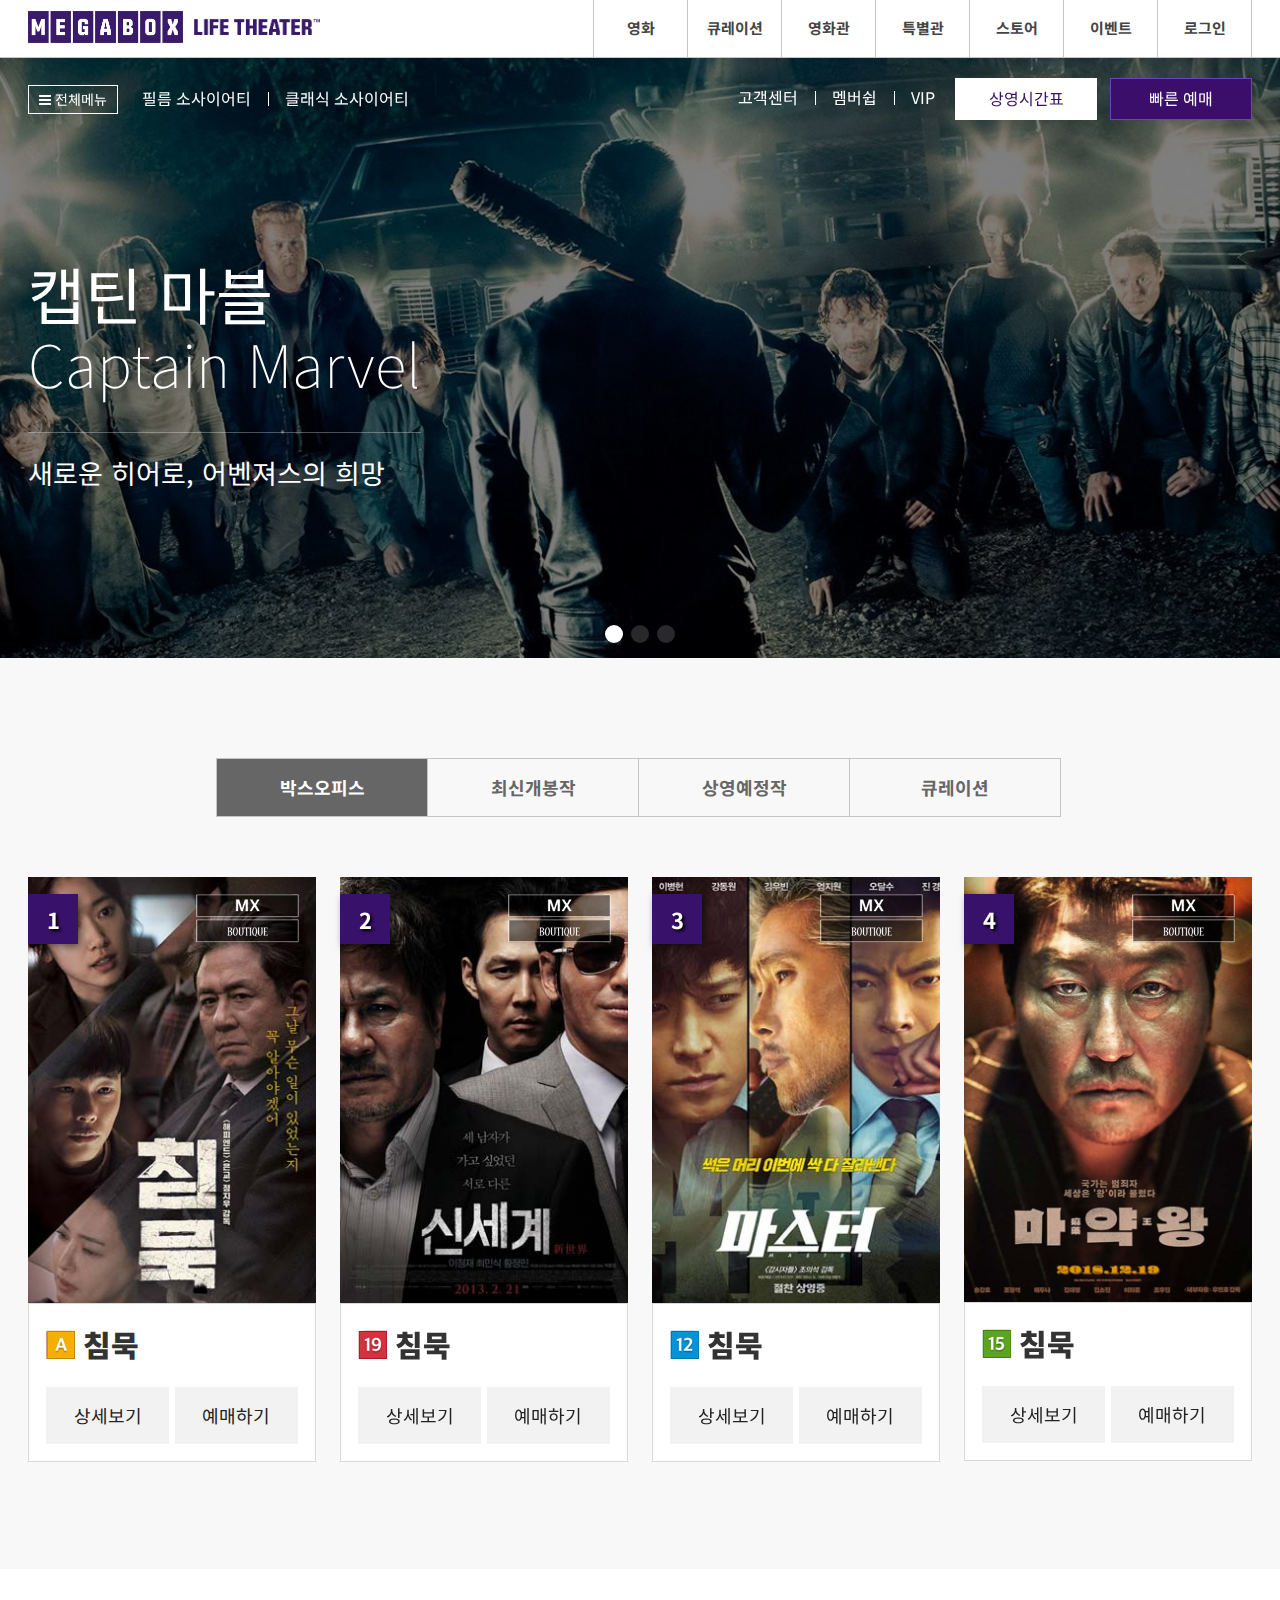
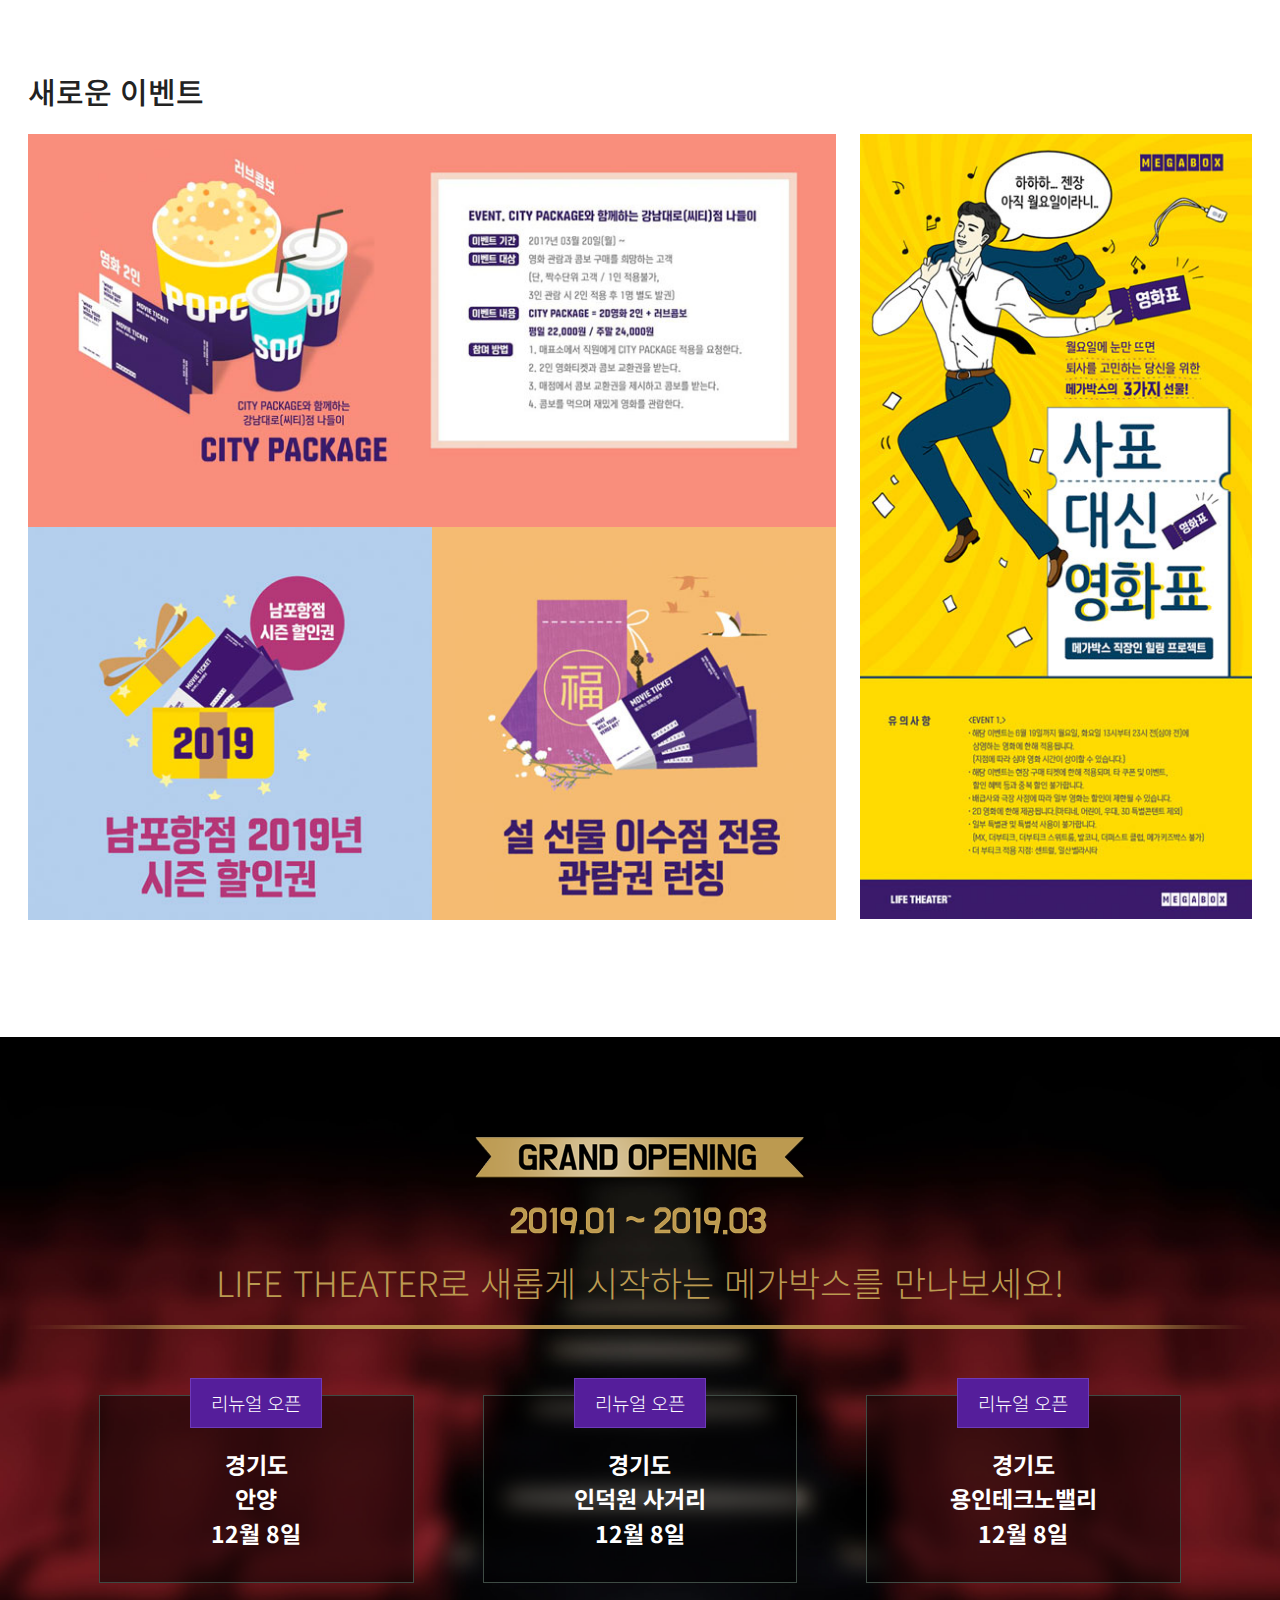
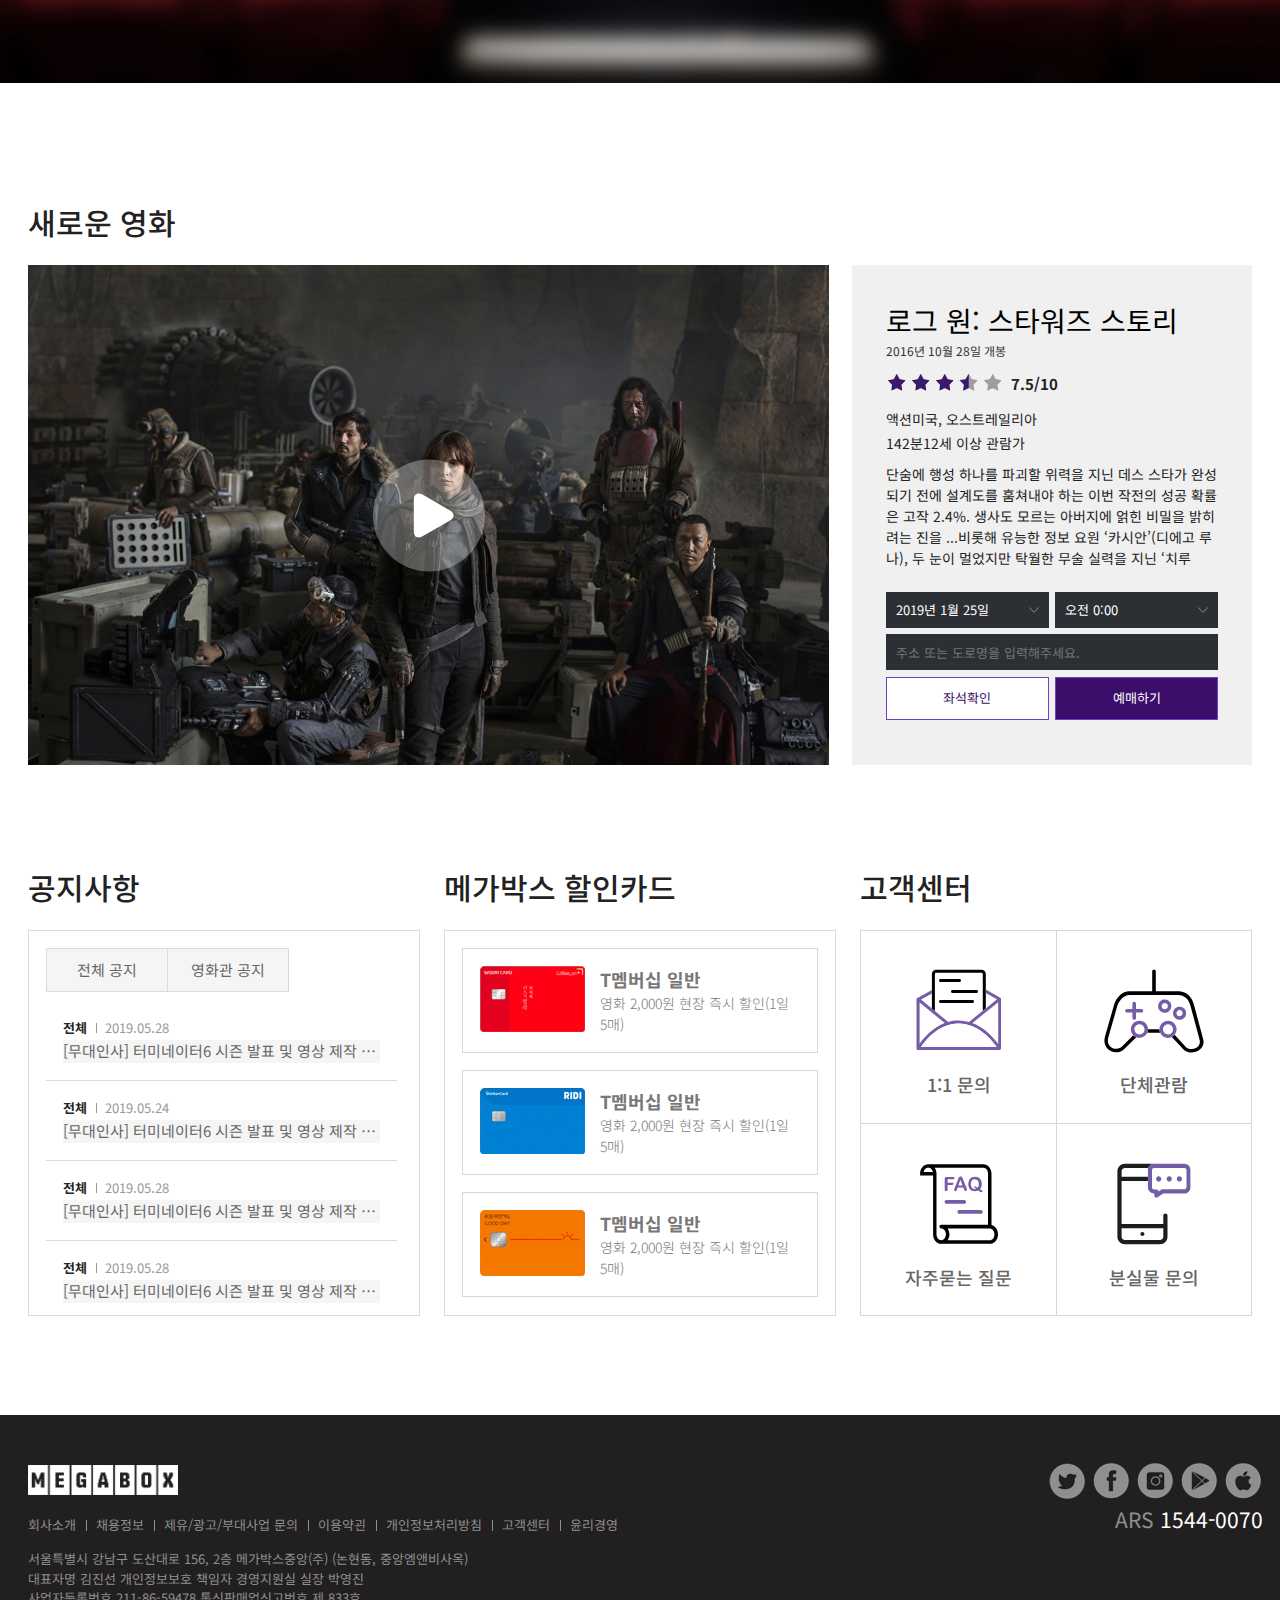
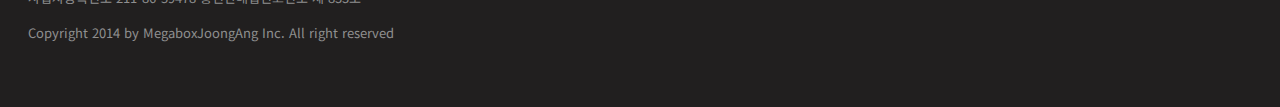
<file: mega.html>
<!DOCTYPE html>
<html lang="ko">
<head>
    <meta charset="UTF-8">
    <meta name="viewport" content="user-scalable=no, initial-scale=1.0, maximum-scale=1.0, minimum-scale=1.0, width=device-width">
    <meta http-equiv="X-UA-Compatible" content="ie=edge">
    <meta name="author" content="webstoryboy">
    <meta name="description" content="메가박스 사이트 따라하면서 배우는 튜토리얼입니다.">
    <meta name="keywords" content="메가박스, 유투브, 영화, 최신영화, 영화관, CGV, 롯데시네마, 웹스토리보이, 웹스, 사이트 만들기, 따라하기, 이미지 슬라이드">
    <title>메가박스 사이트 코딩하기</title> 
    
    <!-- CSS -->
    <link rel="stylesheet" href="assets/css/reset.css">
    <link rel="stylesheet" href="assets/css/style.css">
    <link rel="stylesheet" href="assets/css/swiper.css">
    <link rel="stylesheet" href="assets/css/font-awesome.css">
    
    <!-- 파비콘 -->
    <link rel="shortcut icon" href="assets/icons/favicon.ico">
    <link rel="apple-touch-icon-precomposed" href="assets/icons/favicon_72.png" />
    <link rel="apple-touch-icon-precomposed" sizes="96x96" href="assets/icons/favicon_96.png" />
    <link rel="apple-touch-icon-precomposed" sizes="144x144" href="assets/icons/favicon_144.png" />
    <link rel="apple-touch-icon-precomposed" sizes="192x192" href="assets/icons/favicon_192.png" />
    
    <!-- 페이스북 메타 태그 -->
    <meta property="og:title" content="메가박스 사이트 만들기" />
    <meta property="og:url" content="https://github.com/webstoryboy/megabox2019" />
    <meta property="og:image" content="https://webstoryboy.github.io/megabox2019/mega.jpg" />
    <meta property="og:description" content="메가박스 사이트 따라하면서 배우는 튜토리얼입니다." />
   
    <!-- 트위터 메타 태그 -->
    <meta name="twitter:card" content="summary">
    <meta name="twitter:title" content="메가박스 사이트 만들기">
    <meta name="twitter:url" content="https://github.com/webstoryboy/megabox2019/">
    <meta name="twitter:image" content="https://webstoryboy.github.io/megabox2019/mega.jpg">
    <meta name="twitter:description" content="메가박스 사이트 따라하면서 배우는 튜토리얼입니다.">
    
    <!-- 웹 폰트 -->
    <link href="https://fonts.googleapis.com/css?family=Noto+Sans+KR:100,300,400,500,700,900&subset=korean" rel="stylesheet">
    
    <!-- HTLM5shiv ie6~8 -->
    <!--[if lt IE 9]> 
      <script src="assets/js/html5shiv.min.js"></script>
      <script type="text/javascript">
         alert("현재 브라우저는 지원하지 않습니다. 크롬 브라우저를 추천합니다.!");
      </script>
   <![endif]-->
</head>
<body>
    <!-- 스킵 메뉴-->
    <div id="skip">
        <a rel="bookmark" href="#movie">최신 영화 소식</a>
        <a rel="bookmark" href="#event">새로운 이벤트</a>
        <a rel="bookmark" href="#new">새로운 영화</a>
    </div>
    <!-- //스킵 메뉴-->
    <header id="header">
        <div class="container">
            <div class="row">
                <div class="header clearfix">
                    <h1>
                        <a href="#">
                            <em><img src="assets/img/logo.png" alt="MEGABOX"></em>   
                            <strong><img src="assets/img/logo-sub.png" alt="LIFE THEATER"></strong>
                        </a>
                    </h1>
                    <nav id="mNav">
                        <h2 class="ir_so">메가박스 전체메뉴</h2>
                        <a href="#" class="ham"><span></span></a>
                    </nav>
                    <nav class="nav">
                        <ul class="clearfix">
                            <li><a href="#">영화</a></li>
                            <li><a href="#">큐레이션</a></li>
                            <li><a href="#">영화관</a></li>
                            <li><a href="#">특별관</a></li>
                            <li><a href="#">스토어</a></li>
                            <li><a href="#">이벤트</a></li>
                            <li><a href="#">로그인</a></li>
                        </ul>
                    </nav>
                </div>
            </div>
        </div>
    </header>
    <!-- //header -->
    
    
    <section id="banner">
        <h2 class="ir_so">최신 영화 소식</h2>
        <div class="banner_menu">
            <div class="container">
                <div class="row">
                    <div class="bm_left">
                        <ul>
                            <li class="total"><a href="#"><i class="fa fa-bars" aria-hidden="true"></i> 전체메뉴</a></li>
                            <li class="line"><a href="#">필름 소사이어티</a></li>
                            <li><a href="#">클래식 소사이어티</a></li>
                        </ul>
                    </div>
                    <div class="bm_right">
                        <ul>
                            <li class="line"><a href="#">고객센터</a></li>
                            <li class="line"><a href="#">멤버쉽</a></li>
                            <li><a href="#">VIP</a></li>
                        </ul>
                        <ul>
                            <li class="white"><a href="#">상영시간표</a></li>
                            <li class="purple"><a href="#">빠른 예매</a></li>
                        </ul>
                    </div>
                </div>
            </div>
        </div>
        <div class="slider">
            <div class="swiper-container">
                <div class="swiper-wrapper">
                    <div class="swiper-slide ss1">
                        <div class="container">
                            <div class="row">
                                <h2>캡틴 마블 <em>Captain Marvel</em></h2>
                                <p>새로운 히어로, 어벤져스의 희망</p>
                            </div>
                        </div>
                    </div>
                    <div class="swiper-slide ss2">
                        <div class="container">
                            <div class="row">
                                <h2>캡틴 마블 <em>Captain Marvel</em></h2>
                                <p>새로운 히어로, 어벤져스의 희망</p>
                            </div>
                        </div>
                    </div>
                    <div class="swiper-slide ss3">
                        <div class="container">
                            <div class="row">
                                <h2>캡틴 마블 <em>Captain Marvel</em></h2>
                                <p>새로운 히어로, 어벤져스의 희망</p>
                            </div>
                        </div>
                    </div>
                </div>
                <div class="swiper-pagination"></div>
                <div class="swiper-button-prev"></div>
                <div class="swiper-button-next"></div>
            </div>
        </div>
    </section>
    <!-- //banner -->
    
    
    <section id="movie">
        <div class="container">
            <div class="row">
                <div class="movie">
                    <h2 class="ir_so">최신 영화 정보</h2>
                    <div class="movie_title">
                        <ul>
                            <li class="active"><a href="#">박스오피스</a></li>
                            <li><a href="#">최신개봉작</a></li>
                            <li><a href="#">상영예정작</a></li>
                            <li><a href="#">큐레이션</a></li>
                        </ul>
                    </div>
                    <div class="movie_chart">
                        <div class="swiper-container2">
                            <div class="chart_cont1 swiper-wrapper">
                                <div class="swiper-slide">
                                    <div class="poster">
                                        <figure>
                                            <img src="assets/img/poster01.jpg" srcset="assets/img/poster01@2.jpg 2x"  alt="침묵">
                                        </figure>
                                        <div class="rank"><strong>1</strong></div>
                                        <div class="mx">
                                            <span class="icon m ir_pm">MX</span>
                                            <span class="icon b ir_pm">Boutique</span>
                                        </div>
                                    </div>
                                    <div class="infor">
                                        <h3><span class="icon all ir_pm">전체관람가</span> <strong>침묵</strong></h3>
                                        <div class="infor_btn">
                                            <a href="#">상세보기</a>
                                            <a href="#">예매하기</a>
                                        </div>
                                    </div>
                                </div>
                                <div class="swiper-slide">
                                    <div class="poster">
                                        <figure>
                                            <img src="assets/img/poster02.jpg" srcset="assets/img/poster02@2.jpg 2x"  alt="침묵">
                                        </figure>
                                        <div class="rank"><strong>2</strong></div>
                                        <div class="mx">
                                            <span class="icon m ir_pm">MX</span>
                                            <span class="icon b ir_pm">Boutique</span>
                                        </div>
                                    </div>
                                    <div class="infor">
                                        <h3><span class="icon a12 ir_pm">12세</span> <strong>침묵</strong></h3>
                                        <div class="infor_btn">
                                            <a href="#">상세보기</a>
                                            <a href="#">예매하기</a>
                                        </div>
                                    </div>
                                </div>
                                <div class="swiper-slide">
                                    <div class="poster">
                                        <figure>
                                            <img src="assets/img/poster03.jpg" srcset="assets/img/poster03@2.jpg 2x"  alt="침묵">
                                        </figure>
                                        <div class="rank"><strong>3</strong></div>
                                        <div class="mx">
                                            <span class="icon m ir_pm">MX</span>
                                            <span class="icon b ir_pm">Boutique</span>
                                        </div>
                                    </div>
                                    <div class="infor">
                                        <h3><span class="icon a15 ir_pm">15세</span> <strong>침묵</strong></h3>
                                        <div class="infor_btn">
                                            <a href="#">상세보기</a>
                                            <a href="#">예매하기</a>
                                        </div>
                                    </div>
                                </div>
                                <div class="swiper-slide">
                                    <div class="poster">
                                        <figure>
                                            <img src="assets/img/poster04.jpg" srcset="assets/img/poster04@2.jpg 2x"  alt="침묵">
                                        </figure>
                                        <div class="rank"><strong>4</strong></div>
                                        <div class="mx">
                                            <span class="icon m ir_pm">MX</span>
                                            <span class="icon b ir_pm">Boutique</span>
                                        </div>
                                    </div>
                                    <div class="infor">
                                        <h3><span class="icon a19 ir_pm">19세</span> <strong>침묵</strong></h3>
                                        <div class="infor_btn">
                                            <a href="#">상세보기</a>
                                            <a href="#">예매하기</a>
                                        </div>
                                    </div>
                                </div>
                                <div class="swiper-slide">
                                    <div class="poster">
                                        <figure>
                                            <img src="assets/img/poster05.jpg" srcset="assets/img/poster05@2.jpg 2x"  alt="침묵">
                                        </figure>
                                        <div class="rank"><strong>5</strong></div>
                                        <div class="mx">
                                            <span class="icon m ir_pm">MX</span>
                                            <span class="icon b ir_pm">Boutique</span>
                                        </div>
                                    </div>
                                    <div class="infor">
                                        <h3><span class="icon a19 ir_pm">19세</span> <strong>침묵</strong></h3>
                                        <div class="infor_btn">
                                            <a href="#">상세보기</a>
                                            <a href="#">예매하기</a>
                                        </div>
                                    </div>
                                </div>
                                <div class="swiper-slide">
                                    <div class="poster">
                                        <figure>
                                            <img src="assets/img/poster06.jpg" srcset="assets/img/poster06@2.jpg 2x"  alt="침묵">
                                        </figure>
                                        <div class="rank"><strong>6</strong></div>
                                        <div class="mx">
                                            <span class="icon m ir_pm">MX</span>
                                            <span class="icon b ir_pm">Boutique</span>
                                        </div>
                                    </div>
                                    <div class="infor">
                                        <h3><span class="icon a19 ir_pm">19세</span> <strong>침묵</strong></h3>
                                        <div class="infor_btn">
                                            <a href="#">상세보기</a>
                                            <a href="#">예매하기</a>
                                        </div>
                                    </div>
                                </div>
                                <div class="swiper-slide">
                                    <div class="poster">
                                        <figure>
                                            <img src="assets/img/poster07.jpg" srcset="assets/img/poster07@2.jpg 2x"  alt="침묵">
                                        </figure>
                                        <div class="rank"><strong>7</strong></div>
                                        <div class="mx">
                                            <span class="icon m ir_pm">MX</span>
                                            <span class="icon b ir_pm">Boutique</span>
                                        </div>
                                    </div>
                                    <div class="infor">
                                        <h3><span class="icon a19 ir_pm">19세</span> <strong>침묵</strong></h3>
                                        <div class="infor_btn">
                                            <a href="#">상세보기</a>
                                            <a href="#">예매하기</a>
                                        </div>
                                    </div>
                                </div>
                                <div class="swiper-slide">
                                    <div class="poster">
                                        <figure>
                                            <img src="assets/img/poster08.jpg" srcset="assets/img/poster08@2.jpg 2x"  alt="침묵">
                                        </figure>
                                        <div class="rank"><strong>8</strong></div>
                                        <div class="mx">
                                            <span class="icon m ir_pm">MX</span>
                                            <span class="icon b ir_pm">Boutique</span>
                                        </div>
                                    </div>
                                    <div class="infor">
                                        <h3><span class="icon a19 ir_pm">19세</span> <strong>침묵</strong></h3>
                                        <div class="infor_btn">
                                            <a href="#">상세보기</a>
                                            <a href="#">예매하기</a>
                                        </div>
                                    </div>
                                </div>
                            </div>
                        </div>
                        <!-- //chart_cont1-->
                        <div class="swiper-container2">
                            <div class="chart_cont2 swiper-wrapper">
                                <div class="swiper-slide">
                                    <div class="poster">
                                        <figure>
                                            <img src="assets/img/poster05.jpg" srcset="assets/img/poster05@2.jpg 2x"  alt="침묵">
                                        </figure>
                                        <div class="rank"><strong>1</strong></div>
                                        <div class="mx">
                                            <span class="icon m ir_pm">MX</span>
                                            <span class="icon b ir_pm">Boutique</span>
                                        </div>
                                    </div>
                                    <div class="infor">
                                        <h3><span class="icon all ir_pm">전체관람가</span> <strong>침묵</strong></h3>
                                        <div class="infor_btn">
                                            <a href="#">상세보기</a>
                                            <a href="#">예매하기</a>
                                        </div>
                                    </div>
                                </div>
                                <div class="swiper-slide">
                                    <div class="poster">
                                        <figure>
                                            <img src="assets/img/poster06.jpg" srcset="assets/img/poster06@2.jpg 2x"  alt="침묵">
                                        </figure>
                                        <div class="rank"><strong>2</strong></div>
                                        <div class="mx">
                                            <span class="icon m ir_pm">MX</span>
                                            <span class="icon b ir_pm">Boutique</span>
                                        </div>
                                    </div>
                                    <div class="infor">
                                        <h3><span class="icon a12 ir_pm">12세</span> <strong>침묵</strong></h3>
                                        <div class="infor_btn">
                                            <a href="#">상세보기</a>
                                            <a href="#">예매하기</a>
                                        </div>
                                    </div>
                                </div>
                                <div class="swiper-slide">
                                    <div class="poster">
                                        <figure>
                                            <img src="assets/img/poster07.jpg" srcset="assets/img/poster07@2.jpg 2x"  alt="침묵">
                                        </figure>
                                        <div class="rank"><strong>3</strong></div>
                                        <div class="mx">
                                            <span class="icon m ir_pm">MX</span>
                                            <span class="icon b ir_pm">Boutique</span>
                                        </div>
                                    </div>
                                    <div class="infor">
                                        <h3><span class="icon a15 ir_pm">15세</span> <strong>침묵</strong></h3>
                                        <div class="infor_btn">
                                            <a href="#">상세보기</a>
                                            <a href="#">예매하기</a>
                                        </div>
                                    </div>
                                </div>
                                <div class="swiper-slide">
                                    <div class="poster">
                                        <figure>
                                            <img src="assets/img/poster08.jpg" srcset="assets/img/poster08@2.jpg 2x"  alt="침묵">
                                        </figure>
                                        <div class="rank"><strong>4</strong></div>
                                        <div class="mx">
                                            <span class="icon m ir_pm">MX</span>
                                            <span class="icon b ir_pm">Boutique</span>
                                        </div>
                                    </div>
                                    <div class="infor">
                                        <h3><span class="icon a19 ir_pm">19세</span> <strong>침묵</strong></h3>
                                        <div class="infor_btn">
                                            <a href="#">상세보기</a>
                                            <a href="#">예매하기</a>
                                        </div>
                                    </div>
                                </div>
                                <div class="swiper-slide">
                                    <div class="poster">
                                        <figure>
                                            <img src="assets/img/poster08.jpg" srcset="assets/img/poster08@2.jpg 2x"  alt="침묵">
                                        </figure>
                                        <div class="rank"><strong>4</strong></div>
                                        <div class="mx">
                                            <span class="icon m ir_pm">MX</span>
                                            <span class="icon b ir_pm">Boutique</span>
                                        </div>
                                    </div>
                                    <div class="infor">
                                        <h3><span class="icon a19 ir_pm">19세</span> <strong>침묵</strong></h3>
                                        <div class="infor_btn">
                                            <a href="#">상세보기</a>
                                            <a href="#">예매하기</a>
                                        </div>
                                    </div>
                                </div>
                                <div class="swiper-slide">
                                    <div class="poster">
                                        <figure>
                                            <img src="assets/img/poster08.jpg" srcset="assets/img/poster08@2.jpg 2x"  alt="침묵">
                                        </figure>
                                        <div class="rank"><strong>4</strong></div>
                                        <div class="mx">
                                            <span class="icon m ir_pm">MX</span>
                                            <span class="icon b ir_pm">Boutique</span>
                                        </div>
                                    </div>
                                    <div class="infor">
                                        <h3><span class="icon a19 ir_pm">19세</span> <strong>침묵</strong></h3>
                                        <div class="infor_btn">
                                            <a href="#">상세보기</a>
                                            <a href="#">예매하기</a>
                                        </div>
                                    </div>
                                </div>
                            </div>
                        </div>
                        <!-- //chart_cont2-->
                        <div class="swiper-container2">
                            <div class="chart_cont3 swiper-wrapper">
                                <div class="swiper-slide">
                                    <div class="poster">
                                    <figure>
                                        <img src="assets/img/poster06.jpg" srcset="assets/img/poster06@2.jpg 2x"  alt="침묵">
                                    </figure>
                                    <div class="rank"><strong>1</strong></div>
                                    <div class="mx">
                                        <span class="icon m ir_pm">MX</span>
                                        <span class="icon b ir_pm">Boutique</span>
                                    </div>
                                </div>
                                    <div class="infor">
                                    <h3><span class="icon all ir_pm">전체관람가</span> <strong>침묵</strong></h3>
                                    <div class="infor_btn">
                                        <a href="#">상세보기</a>
                                        <a href="#">예매하기</a>
                                    </div>
                                </div>
                                </div>
                                <div class="swiper-slide">
                                    <div class="poster">
                                    <figure>
                                        <img src="assets/img/poster07.jpg" srcset="assets/img/poster07@2.jpg 2x"  alt="침묵">
                                    </figure>
                                    <div class="rank"><strong>2</strong></div>
                                    <div class="mx">
                                        <span class="icon m ir_pm">MX</span>
                                        <span class="icon b ir_pm">Boutique</span>
                                    </div>
                                </div>
                                    <div class="infor">
                                        <h3><span class="icon a12 ir_pm">12세</span> <strong>침묵</strong></h3>
                                        <div class="infor_btn">
                                            <a href="#">상세보기</a>
                                            <a href="#">예매하기</a>
                                        </div>
                                    </div>
                                </div>
                                <div class="swiper-slide">
                                    <div class="poster">
                                        <figure>
                                            <img src="assets/img/poster03.jpg" srcset="assets/img/poster03@2.jpg 2x"  alt="침묵">
                                        </figure>
                                        <div class="rank"><strong>3</strong></div>
                                        <div class="mx">
                                            <span class="icon m ir_pm">MX</span>
                                            <span class="icon b ir_pm">Boutique</span>
                                        </div>
                                    </div>
                                    <div class="infor">
                                        <h3><span class="icon a15 ir_pm">15세</span> <strong>침묵</strong></h3>
                                        <div class="infor_btn">
                                            <a href="#">상세보기</a>
                                            <a href="#">예매하기</a>
                                        </div>
                                    </div>
                                </div>
                                <div class="swiper-slide">
                                    <div class="poster">
                                        <figure>
                                            <img src="assets/img/poster04.jpg" srcset="assets/img/poster04@2.jpg 2x"  alt="침묵">
                                        </figure>
                                        <div class="rank"><strong>4</strong></div>
                                        <div class="mx">
                                            <span class="icon m ir_pm">MX</span>
                                            <span class="icon b ir_pm">Boutique</span>
                                        </div>
                                    </div>
                                    <div class="infor">
                                        <h3><span class="icon a19 ir_pm">19세</span> <strong>침묵</strong></h3>
                                        <div class="infor_btn">
                                            <a href="#">상세보기</a>
                                            <a href="#">예매하기</a>
                                        </div>
                                    </div>
                                </div>
                                <div class="swiper-slide">
                                    <div class="poster">
                                        <figure>
                                            <img src="assets/img/poster04.jpg" srcset="assets/img/poster04@2.jpg 2x"  alt="침묵">
                                        </figure>
                                        <div class="rank"><strong>4</strong></div>
                                        <div class="mx">
                                            <span class="icon m ir_pm">MX</span>
                                            <span class="icon b ir_pm">Boutique</span>
                                        </div>
                                    </div>
                                    <div class="infor">
                                        <h3><span class="icon a19 ir_pm">19세</span> <strong>침묵</strong></h3>
                                        <div class="infor_btn">
                                            <a href="#">상세보기</a>
                                            <a href="#">예매하기</a>
                                        </div>
                                    </div>
                                </div>
                                <div class="swiper-slide">
                                    <div class="poster">
                                        <figure>
                                            <img src="assets/img/poster04.jpg" srcset="assets/img/poster04@2.jpg 2x"  alt="침묵">
                                        </figure>
                                        <div class="rank"><strong>4</strong></div>
                                        <div class="mx">
                                            <span class="icon m ir_pm">MX</span>
                                            <span class="icon b ir_pm">Boutique</span>
                                        </div>
                                    </div>
                                    <div class="infor">
                                        <h3><span class="icon a19 ir_pm">19세</span> <strong>침묵</strong></h3>
                                        <div class="infor_btn">
                                            <a href="#">상세보기</a>
                                            <a href="#">예매하기</a>
                                        </div>
                                    </div>
                                </div>
                            </div>
                        </div>
                        <!-- //chart_cont3-->
                        <div class="swiper-container2">
                            <div class="chart_cont4 swiper-wrapper">
                                <div class="swiper-slide">
                                    <div class="poster">
                                        <figure>
                                            <img src="assets/img/poster05.jpg" srcset="assets/img/poster05@2.jpg 2x"  alt="침묵">
                                        </figure>
                                        <div class="rank"><strong>1</strong></div>
                                        <div class="mx">
                                            <span class="icon m ir_pm">MX</span>
                                            <span class="icon b ir_pm">Boutique</span>
                                        </div>
                                    </div>
                                    <div class="infor">
                                        <h3><span class="icon all ir_pm">전체관람가</span> <strong>침묵</strong></h3>
                                        <div class="infor_btn">
                                            <a href="#">상세보기</a>
                                            <a href="#">예매하기</a>
                                        </div>
                                    </div>
                                </div>
                                <div class="swiper-slide">
                                    <div class="poster">
                                        <figure>
                                            <img src="assets/img/poster10.jpg" srcset="assets/img/poster10@2.jpg 2x"  alt="침묵">
                                        </figure>
                                        <div class="rank"><strong>2</strong></div>
                                        <div class="mx">
                                            <span class="icon m ir_pm">MX</span>
                                            <span class="icon b ir_pm">Boutique</span>
                                        </div>
                                    </div>
                                    <div class="infor">
                                        <h3><span class="icon a12 ir_pm">12세</span> <strong>침묵</strong></h3>
                                        <div class="infor_btn">
                                            <a href="#">상세보기</a>
                                            <a href="#">예매하기</a>
                                        </div>
                                    </div>
                                </div>
                                <div class="swiper-slide">
                                    <div class="poster">
                                        <figure>
                                            <img src="assets/img/poster09.jpg" srcset="assets/img/poster09@2.jpg 2x"  alt="침묵">
                                        </figure>
                                        <div class="rank"><strong>3</strong></div>
                                        <div class="mx">
                                            <span class="icon m ir_pm">MX</span>
                                            <span class="icon b ir_pm">Boutique</span>
                                        </div>
                                    </div>
                                    <div class="infor">
                                        <h3><span class="icon a15 ir_pm">15세</span> <strong>침묵</strong></h3>
                                        <div class="infor_btn">
                                            <a href="#">상세보기</a>
                                            <a href="#">예매하기</a>
                                        </div>
                                    </div>
                                </div>
                                <div class="swiper-slide">
                                    <div class="poster">
                                        <figure>
                                            <img src="assets/img/poster08.jpg" srcset="assets/img/poster08@2.jpg 2x"  alt="침묵">
                                        </figure>
                                        <div class="rank"><strong>4</strong></div>
                                        <div class="mx">
                                            <span class="icon m ir_pm">MX</span>
                                            <span class="icon b ir_pm">Boutique</span>
                                        </div>
                                    </div>
                                    <div class="infor">
                                        <h3><span class="icon a19 ir_pm">19세</span> <strong>침묵</strong></h3>
                                        <div class="infor_btn">
                                            <a href="#">상세보기</a>
                                            <a href="#">예매하기</a>
                                        </div>
                                    </div>
                                </div>
                                <div class="swiper-slide">
                                    <div class="poster">
                                        <figure>
                                            <img src="assets/img/poster08.jpg" srcset="assets/img/poster08@2.jpg 2x"  alt="침묵">
                                        </figure>
                                        <div class="rank"><strong>4</strong></div>
                                        <div class="mx">
                                            <span class="icon m ir_pm">MX</span>
                                            <span class="icon b ir_pm">Boutique</span>
                                        </div>
                                    </div>
                                    <div class="infor">
                                        <h3><span class="icon a19 ir_pm">19세</span> <strong>침묵</strong></h3>
                                        <div class="infor_btn">
                                            <a href="#">상세보기</a>
                                            <a href="#">예매하기</a>
                                        </div>
                                    </div>
                                </div>
                                <div class="swiper-slide">
                                    <div class="poster">
                                        <figure>
                                            <img src="assets/img/poster08.jpg" srcset="assets/img/poster08@2.jpg 2x"  alt="침묵">
                                        </figure>
                                        <div class="rank"><strong>4</strong></div>
                                        <div class="mx">
                                            <span class="icon m ir_pm">MX</span>
                                            <span class="icon b ir_pm">Boutique</span>
                                        </div>
                                    </div>
                                    <div class="infor">
                                        <h3><span class="icon a19 ir_pm">19세</span> <strong>침묵</strong></h3>
                                        <div class="infor_btn">
                                            <a href="#">상세보기</a>
                                            <a href="#">예매하기</a>
                                        </div>
                                    </div>
                                </div>
                            </div>
                        </div>
                        <!-- //chart_cont4-->
                    </div>
                </div>
            </div>
        </div>
    </section>
    <!-- //movie -->

    <!-- event -->
    <section id="event">
        <div class="container">
            <div class="row">
                <div class="event">
                    <h2>새로운 이벤트</h2>
                    <div class="event_left">
                        <div class="event_slider">
                            <img src="assets/img/event01.jpg" srcset="assets/img/event01@2.jpg 2x" alt="시티 패키지">
                        </div>
                        <div class="event_box1">
                            <img src="assets/img/event02.jpg" srcset="assets/img/event02@2.jpg 2x" alt="남포항점 2019 시즌할인권">
                        </div>
                        <div class="event_box2">
                            <img src="assets/img/event03.jpg" srcset="assets/img/event03@2.jpg 2x" alt="설 선물 이수점 전용 관람권 런칭">
                        </div>
                    </div>
                    <div class="event_right">
                        <img src="assets/img/event04.jpg" srcset="assets/img/event04@2.jpg 2x" alt="사표 대신 영화표">
                    </div>
                </div>
            </div>
        </div>
    </section>
   <!-- //event -->

   <!-- opening -->
   <section id="opening">
       <div class="container">
           <div class="row">
               <div class="opening">
                   <h2><span class="grand icon ir_pm">Grand Opening</span></h2>
                   <strong class="date icon ir_pm">2019.01 ~ 2019.03</strong>
                   <p class="desc">LIFE THEATER로 새롭게 시작하는 메가박스를 만나보세요!</p>
                   <div class="open_box">
                       <div>
                           <h3>리뉴얼 오픈</h3>
                           <p><em>경기도</em><strong>안양</strong>12월 8일</p>
                        </div>
                       <div>
                           <h3>리뉴얼 오픈</h3>
                           <p><em>경기도</em><strong>인덕원 사거리</strong>12월 8일</p>
                       </div>
                       <div>
                           <h3>리뉴얼 오픈</h3>
                           <p><em>경기도</em><strong>용인테크노밸리</strong>12월 8일</p>
                       </div>
                   </div>
               </div>
           </div>
       </div>
   </section>
   <!-- //opening -->

   <!-- new -->
   <section id="new">
       <div class="container">
           <div class="row">
               <div class="new">
                   <h2>새로운 영화</h2>
                   <div class="new_left">
                       <div class="play" id="showTrailer" data-youtube="F1239ZePXfM">
                            <svg version="1.1" id="Layer_1" xmlns="http://www.w3.org/2000/svg" xmlns:xlink="http://www.w3.org/1999/xlink" x="0px" y="0px"
                            viewBox="0 0 120 120" style="enable-background:new 0 0 120 120;" xml:space="preserve">
                                <circle class="st0" cx="60" cy="60.4" r="56"/>
                                <path class="st1" d="M81,65.4c4.8-2.8,4.8-7.2,0-10L53.5,39.6c-4.8-2.8-8.7-0.5-8.7,5v31.7c0,5.5,3.9,7.8,8.7,5L81,65.4z"/>
                            </svg>
                       </div>
                   </div>
                   <div class="new_right">
                       <h3 class="title">로그 원: 스타워즈 스토리</h3>
                       <span class="release">2016년 10월 28일 개봉</span>
                       <div class="star">
                           <span class="icon star1"></span>
                           <span class="icon star1"></span>
                           <span class="icon star1"></span>
                           <span class="icon star2"></span>
                           <span class="icon star0"></span>
                           <strong>7.5/10</strong>
                       </div>
                       <ul class="summary">
                           <li class="genre"><span class="bar">액션</span><span>미국, 오스트레일리아</span></li>
                           <li class="age"><span class="bar">142분</span><span>12세 이상 관람가</span></li>
                           <li class="desc">단숨에 행성 하나를 파괴할 위력을 지닌 데스 스타가 완성되기 전에 설계도를 훔쳐내야 하는 이번 작전의 성공 확률은 고작 2.4%. 생사도 모르는 아버지에 얽힌 비밀을 밝히려는 진을 ...비롯해 유능한 정보 요원 ‘카시안’(디에고 루나), 두 눈이 멀었지만 탁월한 무술 실력을 지닌 ‘치루트’(견자단), 전투 베테랑 ‘베이즈’, 파일럿 ‘보디’, 시니컬한 드로이드 ‘K-2SO’까지 합류, 거대한 전쟁을 끝낼 ‘로그 원’이 이끄는 가장 비밀스런 작전이 시작되는데…</li>
                       </ul>
                       <div class="select">
                            <div class="s1">
                                <label for="udate" class="ir_so">날짜</label>
                                <input type="text" id="update" value="2019년 1월 25일" class="ui_select2">
                            </div>
                            <div class="s2">
                                <label for="utime" class="ir_so"> tlrks</label>
                                <select id="utime" name="utime" class="ui_select2">
                                    <option value="오전 0:00">오전 0:00</option>
                                    <option value="오전 1:00">오전 1:00</option>
                                    <option value="오전 2:00">오전 2:00</option>
                                    <option value="오전 3:00">오전 3:00</option>
                                    <option value="오전 4:00">오전 4:00</option>
                                    <option value="오전 5:00">오전 5:00</option>
                                    <option value="오전 6:00">오전 6:00</option>
                                    <option value="오전 7:00">오전 7:00</option>
                                    <option value="오전 8:00">오전 8:00</option>
                                    <option value="오전 9:00">오전 9:00</option>
                                    <option value="오전 10:00">오전 10:00</option>
                                    <option value="오전 11:00">오전 11:00</option>
                                    <option value="오전 12:00">오전 12:00</option>
                                    <option value="오후 1:00">오후 1:00</option>
                                    <option value="오후 2:00">오후 2:00</option>
                                    <option value="오후 3:00">오후 3:00</option>
                                    <option value="오후 4:00">오후 4:00</option>
                                    <option value="오후 5:00">오후 5:00</option>
                                    <option value="오후 6:00">오후 6:00</option>
                                    <option value="오후 7:00">오후 7:00</option>
                                    <option value="오후 8:00">오후 8:00</option>
                                    <option value="오후 9:00">오후 9:00</option>
                                    <option value="오후 10:00">오후 10:00</option>
                                    <option value="오후 11:00">오후 11:00</option>
                                    <option value="오후 12:00">오후 12:00</option>
                                </select>
                            </div>
                            <div class="s3">
                                <label for="utext" class="ir_so">주소 또는 도로명을 입력해주세요.</label>
                                <input type="text" id="utext" name="utext" class="ui_input3" placeholder="주소 또는 도로명을 입력해주세요.">
                            </div>
                       </div>
                       <div class="btn">
                            <a href="#" class="white">좌석확인</a>
                            <a href="#" class="purple">예매하기</a>
                       </div>
                   </div>
               </div>
           </div>
       </div>
   </section>
   <!-- //new -->

   <section id="help">
        <div class="container">
            <div class="row">
                <div class="help clearfix">
                    <article class="help_box1">
                        <h3>공지사항</h3>
                        <div class="notice">
                            <ul>
                                <li class="active"><a href="#">전체 공지</a>
                                    <ul>
                                        <li>
                                            <dl>
                                                <dt><strong class="bar">전체</strong> <em>2019.05.28</em></dt>
                                                <dd><a href="#">[무대인사] 터미네이터6 시즌 발표 및 영상 제작 10주년 기념 라이브 쇼</a></dd>
                                            </dl>
                                        </li>
                                        <li>
                                            <dl>
                                                <dt><strong class="bar">전체</strong> <em>2019.05.24</em></dt>
                                                <dd><a href="#">[무대인사] 터미네이터6 시즌 발표 및 영상 제작 10주년 기념 라이브 쇼</a></dd>
                                            </dl>
                                        </li>
                                        <li>
                                            <dl>
                                                <dt><strong class="bar">전체</strong> <em>2019.05.28</em></dt>
                                                <dd><a href="#">[무대인사] 터미네이터6 시즌 발표 및 영상 제작 10주년 기념 라이브 쇼</a></dd>
                                            </dl>
                                        </li>
                                        <li>
                                            <dl>
                                                <dt><strong class="bar">전체</strong> <em>2019.05.28</em></dt>
                                                <dd><a href="#">[무대인사] 터미네이터6 시즌 발표 및 영상 제작 10주년 기념 라이브 쇼</a></dd>
                                            </dl>
                                        </li>
                                    </ul>
                                </li>
                                <li><a href="#">영화관 공지</a>
                                    <ul style="display: none">
                                        <li>
                                            <dl>
                                                <dt><strong class="bar">안양</strong> <em>2019.05.28</em></dt>
                                                <dd>[영화인사] 터미네이터6 시즌 발표 및 영상 제작 10주년 기념 라이브 쇼</dd>
                                            </dl>
                                        </li>
                                        <li>
                                            <dl>
                                                <dt><strong class="bar">인덕원</strong> <em>2019.05.24</em></dt>
                                                <dd>[영화인사] 터미네이터6 시즌 발표 및 영상 제작 10주년 기념 라이브 쇼</dd>
                                            </dl>
                                        </li>
                                        <li>
                                            <dl>
                                                <dt><strong class="bar">서울</strong> <em>2019.05.28</em></dt>
                                                <dd>[영화인사] 터미네이터6 시즌 발표 및 영상 제작 10주년 기념 라이브 쇼</dd>
                                            </dl>
                                        </li>
                                        <li>
                                            <dl>
                                                <dt><strong class="bar">전체</strong> <em>2019.05.28</em></dt>
                                                <dd>[영화인사] 터미네이터6 시즌 발표 및 영상 제작 10주년 기념 라이브 쇼</dd>
                                            </dl>
                                        </li>
                                    </ul>
                                </li>
                            </ul>
                        </div>
                    </article>
                    <article class="help_box2">
                        <h3>메가박스 할인카드</h3>
                        <div class="card">
                            <ul>
                                <li>
                                    <a href="#">
                                        <span><img src="assets/img/card01.jpg" srcset="assets/img/card01@2.jpg 2x" alt="card01"></span>
                                        <strong>T멤버십 일반</strong>
                                        <em>영화 2,000원 현장 즉시 할인(1일 5매)</em>
                                    </a>
                                </li>
                                <li>
                                    <a href="#">
                                        <span><img src="assets/img/card02.jpg" srcset="assets/img/card02@2.jpg 2x" alt="card01"></span>
                                        <strong>T멤버십 일반</strong>
                                        <em>영화 2,000원 현장 즉시 할인(1일 5매)</em>
                                    </a>
                                </li>
                                <li>
                                    <a href="#">
                                        <span><img src="assets/img/card03.jpg" srcset="assets/img/card03@2.jpg 2x" alt="card01"></span>
                                        <strong>T멤버십 일반</strong>
                                        <em>영화 2,000원 현장 즉시 할인(1일 5매)</em>
                                    </a>
                                </li>
                            </ul>
                        </div>
                    </article>
                    <article class="help_box3">
                        <h3>고객센터</h3>
                        <div class="service">
                            <ul>
                                <li>
                                    <a href="#">
                                        <span class="img_svg">
                                            <svg version="1.1" id="Layer_1" xmlns="http://www.w3.org/2000/svg" xmlns:xlink="http://www.w3.org/1999/xlink" x="0px" y="0px"
                                                    viewBox="0 0 120 120" style="enable-background:new 0 0 120 120;" xml:space="preserve">
                                                <g>
                                                    <polygon style="fill:none;" points="86.9,57.4 98.1,48.3 97.9,48.2 86.9,48.2"/>
                                                    <polygon style="fill:none;" points="22.5,48.2 21.9,48.6 32.9,57.6 32.9,48.2"/>
                                                    <polygon style="fill:#FFFFFF;" points="97.9,48.2 86.9,42 86.9,48.2"/>
                                                    <polygon style="fill:#FFFFFF;" points="32.9,42.4 22.5,48.2 32.9,48.2"/>
                                                    <path style="fill:#FFFFFF;" d="M83.9,23c0-0.7-0.6-1.3-1.3-1.3H37.2c-0.7,0-1.3,0.6-1.3,1.3v37L49.2,71c3.2-0.9,6.7-1.4,10.3-1.4
                                                        c3.5,0,7,0.5,10.5,1.5l13.9-11.2V23z M52,40.5c0-0.8,0.7-1.5,1.5-1.5h24c0.8,0,1.5,0.7,1.5,1.5S78.3,42,77.5,42h-24
                                                        C52.7,42,52,41.3,52,40.5z M41.5,31c-0.8,0-1.5-0.7-1.5-1.5s0.7-1.5,1.5-1.5h19c0.8,0,1.5,0.7,1.5,1.5S61.3,31,60.5,31H41.5z
                                                            M73.5,52h-32c-0.8,0-1.5-0.7-1.5-1.5s0.7-1.5,1.5-1.5h32c0.8,0,1.5,0.7,1.5,1.5S74.3,52,73.5,52z"/>
                                                    <path d="M32.9,42.4v5.8v9.4l3,2.5V23c0-0.7,0.6-1.3,1.3-1.3h45.3c0.7,0,1.3,0.6,1.3,1.3v36.8l3-2.4v-9.2V42v-3.4V23
                                                        c0-2.4-1.9-4.3-4.3-4.3H37.2c-2.4,0-4.3,1.9-4.3,4.3v15.9V42.4z"/>
                                                    <path style="fill:#FFFFFF;" d="M73.4,72.1c6,2.3,11.8,6,17.2,11.1c3.8,3.6,6.7,7.1,8.5,9.7V51.4L73.4,72.1z"/>
                                                    <path style="fill:#FFFFFF;" d="M20.6,51.4v41.3c4-5.7,12.6-16,25.2-20.7L20.6,51.4z"/>
                                                    <path style="fill:#755CA7;" d="M101.6,47.1l0.1-0.2l-14.9-8.4V42l11.1,6.2l0.2,0.1l-11.3,9.1l-3,2.4L70,71c-3.4-1-6.9-1.5-10.5-1.5
                                                        c-3.7,0-7.1,0.5-10.3,1.4L35.9,60l-3-2.5l-11-9l0.6-0.3l10.4-5.8v-3.4L19,46.7c-0.2,0-0.4,0-0.6,0.1c-0.5,0.2-0.9,0.8-0.9,1.4v49.3
                                                        c0,0.8,0.7,1.5,1.5,1.5h0.2h81.1h0.2c0.8,0,1.5-0.7,1.5-1.5V48.2C102.1,47.8,102,47.4,101.6,47.1z M99.1,92.9
                                                        c-1.9-2.6-4.7-6.1-8.5-9.7c-5.4-5.1-11.2-8.8-17.2-11.1l25.8-20.8V92.9z M97.7,96H22c4.2-6.2,17.5-23.5,37.5-23.5
                                                        C79.6,72.5,93.3,89.7,97.7,96z M20.6,92.7V51.4L45.8,72C33.2,76.8,24.6,87,20.6,92.7z"/>
                                                    <path style="fill:#FFFFFF;" d="M59.5,72.5c-20,0-33.4,17.2-37.5,23.5h75.7C93.3,89.7,79.6,72.5,59.5,72.5z"/>
                                                    <path d="M62,29.5c0-0.8-0.7-1.5-1.5-1.5h-19c-0.8,0-1.5,0.7-1.5,1.5s0.7,1.5,1.5,1.5h19C61.3,31,62,30.3,62,29.5z"/>
                                                    <path d="M77.5,42c0.8,0,1.5-0.7,1.5-1.5S78.3,39,77.5,39h-24c-0.8,0-1.5,0.7-1.5,1.5s0.7,1.5,1.5,1.5H77.5z"/>
                                                    <path d="M73.5,49h-32c-0.8,0-1.5,0.7-1.5,1.5s0.7,1.5,1.5,1.5h32c0.8,0,1.5-0.7,1.5-1.5S74.3,49,73.5,49z"/>
                                                </g>
                                            </svg>
                                        </span>
                                        <strong>1:1 문의</strong>
                                    </a>
                                </li>
                                <li>
                                    <a href="#">
                                        <span class="img_svg">
                                            <svg version="1.1" id="Layer_1" xmlns="http://www.w3.org/2000/svg" xmlns:xlink="http://www.w3.org/1999/xlink" x="0px" y="0px"
                                                viewBox="0 0 120 120" style="enable-background:new 0 0 120 120;" xml:space="preserve">
                                                <g>
                                                    <polygon style="fill:none;" points="199.9,54.4 211.1,45.3 210.9,45.2 199.9,45.2  "/>
                                                    <polygon style="fill:none;" points="135.5,45.2 134.9,45.6 145.9,54.6 145.9,45.2  "/>
                                                    <polygon style="fill:#FFFFFF;" points="210.9,45.2 199.9,39 199.9,45.2  "/>
                                                    <polygon style="fill:#FFFFFF;" points="145.9,39.4 135.5,45.2 145.9,45.2  "/>
                                                    <path style="fill:#FFFFFF;" d="M196.9,20c0-0.7-0.6-1.3-1.3-1.3h-45.3c-0.7,0-1.3,0.6-1.3,1.3v37L162.2,68c3.2-0.9,6.7-1.4,10.3-1.4
                                                        c3.5,0,7,0.5,10.5,1.5l13.9-11.2V20z M165,37.5c0-0.8,0.7-1.5,1.5-1.5h24c0.8,0,1.5,0.7,1.5,1.5s-0.7,1.5-1.5,1.5h-24
                                                        C165.7,39,165,38.3,165,37.5z M154.5,28c-0.8,0-1.5-0.7-1.5-1.5s0.7-1.5,1.5-1.5h19c0.8,0,1.5,0.7,1.5,1.5s-0.7,1.5-1.5,1.5H154.5z
                                                            M186.5,49h-32c-0.8,0-1.5-0.7-1.5-1.5s0.7-1.5,1.5-1.5h32c0.8,0,1.5,0.7,1.5,1.5S187.3,49,186.5,49z"/>
                                                    <path d="M145.9,39.4v5.8v9.4l3,2.5V20c0-0.7,0.6-1.3,1.3-1.3h45.3c0.7,0,1.3,0.6,1.3,1.3v36.8l3-2.4v-9.2V39v-3.4V20
                                                        c0-2.4-1.9-4.3-4.3-4.3h-45.3c-2.4,0-4.3,1.9-4.3,4.3v15.9V39.4z"/>
                                                    <path style="fill:#FFFFFF;" d="M186.4,69.1c6,2.3,11.8,6,17.2,11.1c3.8,3.6,6.7,7.1,8.5,9.7V48.4L186.4,69.1z"/>
                                                    <path style="fill:#FFFFFF;" d="M133.6,48.4v41.3c4-5.7,12.6-16,25.2-20.7L133.6,48.4z"/>
                                                    <path style="fill:#755CA7;" d="M214.6,44.1l0.1-0.2l-14.9-8.4V39l11.1,6.2l0.2,0.1l-11.3,9.1l-3,2.4L183,68c-3.4-1-6.9-1.5-10.5-1.5
                                                        c-3.7,0-7.1,0.5-10.3,1.4L148.9,57l-3-2.5l-11-9l0.6-0.3l10.4-5.8v-3.4L132,43.7c-0.2,0-0.4,0-0.6,0.1c-0.5,0.2-0.9,0.8-0.9,1.4
                                                        v49.3c0,0.8,0.7,1.5,1.5,1.5h0.2h81.1h0.2c0.8,0,1.5-0.7,1.5-1.5V45.2C215.1,44.8,215,44.4,214.6,44.1z M212.1,89.9
                                                        c-1.9-2.6-4.7-6.1-8.5-9.7c-5.4-5.1-11.2-8.8-17.2-11.1l25.8-20.8V89.9z M210.7,93H135c4.2-6.2,17.5-23.5,37.5-23.5
                                                        C192.6,69.5,206.3,86.7,210.7,93z M133.6,89.7V48.4L158.8,69C146.2,73.8,137.6,84,133.6,89.7z"/>
                                                    <path style="fill:#FFFFFF;" d="M172.5,69.5c-20,0-33.4,17.2-37.5,23.5h75.7C206.3,86.7,192.6,69.5,172.5,69.5z"/>
                                                    <path d="M175,26.5c0-0.8-0.7-1.5-1.5-1.5h-19c-0.8,0-1.5,0.7-1.5,1.5s0.7,1.5,1.5,1.5h19C174.3,28,175,27.3,175,26.5z"/>
                                                    <path d="M190.5,39c0.8,0,1.5-0.7,1.5-1.5s-0.7-1.5-1.5-1.5h-24c-0.8,0-1.5,0.7-1.5,1.5s0.7,1.5,1.5,1.5H190.5z"/>
                                                    <path d="M186.5,46h-32c-0.8,0-1.5,0.7-1.5,1.5s0.7,1.5,1.5,1.5h32c0.8,0,1.5-0.7,1.5-1.5S187.3,46,186.5,46z"/>
                                                    <path style="fill:#FFFFFF;" d="M85.3,65.3c0.8,0.1,1.6-0.2,2.3-0.7c0.6-0.5,1-1.3,1.1-2.1c0.1-0.8-0.2-1.6-0.7-2.3c-0.5-0.6-1.3-1-2.1-1.1
                                                        c-0.1,0-0.2,0-0.3,0c-0.7,0-1.4,0.2-1.9,0.7c-0.6,0.5-1,1.3-1.1,2.1c-0.1,0.8,0.2,1.6,0.7,2.3C83.7,64.8,84.5,65.2,85.3,65.3z"/>
                                                    <path style="fill:#FFFFFF;" d="M70.5,58.2c0.8,0.1,1.6-0.2,2.3-0.7c1.3-1.1,1.5-3,0.5-4.4c-0.6-0.8-1.5-1.2-2.4-1.2c-0.7,0-1.4,0.2-2,0.7
                                                        c-1.3,1.1-1.5,3-0.5,4.4C68.9,57.7,69.6,58.1,70.5,58.2z"/>
                                                    <path style="fill:#FFFFFF;" d="M44.4,69.9c4.7-0.6,9,2.7,9.6,7.4c0,0.3,0.1,0.6,0.1,1h11.4c0.1-4.2,3.2-7.8,7.4-8.3c4.7-0.6,9,2.7,9.6,7.4
                                                        c0.3,2.4-0.5,4.8-1.9,6.5l11.9,12.7c2.7,1.9,6.6,2.1,9.6,0.5c2.5-1.3,4-3.5,4-6.1c0-1-0.7-3.8-1.1-5.1c-0.2-0.9-0.4-1.3-0.4-1.6
                                                        l-8.1-29.9c-1.5-6.2-6.3-10.4-11.9-10.4h-49c-5.6,0-10.1,5.4-11.9,10.4l-9.2,32.1c-0.3,1.1-0.5,2.2-0.4,3.3c0,0.5,0,0.9,0,1.1
                                                        c0.3,2.7,1.9,4.9,4.3,6.1c2.6,1.3,5.6,1.2,8.1-0.2c0.4-0.2,0.8-0.5,1.2-0.8l11.8-11.7c-1.2-1.3-2.1-2.9-2.3-4.8
                                                        C36.5,74.7,39.8,70.5,44.4,69.9z M79,61.5c0.2-1.8,1-3.3,2.4-4.4c1.4-1.1,3.1-1.6,4.8-1.4c1.8,0.2,3.3,1,4.4,2.4s1.6,3.1,1.4,4.8
                                                        c-0.2,1.8-1,3.3-2.4,4.4c-1.2,1-2.6,1.5-4.1,1.5c-0.2,0-0.5,0-0.7,0c-1.8-0.2-3.3-1-4.4-2.4S78.9,63.2,79,61.5z M66.6,50
                                                        c2.8-2.3,7-1.9,9.3,1c2.3,2.8,1.9,7-1,9.3c-1.2,1-2.6,1.5-4.1,1.5c-0.2,0-0.5,0-0.7,0c-1.8-0.2-3.3-1-4.4-2.4
                                                        C63.4,56.4,63.8,52.3,66.6,50z M31.4,59.9c0-1,0.8-1.8,1.8-1.8h5.4v-5.4c0-1,0.8-1.8,1.8-1.8s1.8,0.8,1.8,1.8v5.4h5.4
                                                        c1,0,1.8,0.8,1.8,1.8s-0.8,1.8-1.8,1.8H42V67c0,1-0.8,1.8-1.8,1.8S38.5,68,38.5,67v-5.4h-5.4C32.2,61.7,31.4,60.9,31.4,59.9z"/>
                                                    <path style="fill:#000000;" d="M108.3,84.9c-0.1-0.5-0.3-1-0.3-1.2l-8.2-30.4c-1.9-7.8-8-13-15.3-13H61.8c0-0.1,0-0.1,0-0.2V20.2
                                                        c0-1-0.8-1.8-1.8-1.8s-1.8,0.8-1.8,1.8v19.9c0,0.1,0,0.1,0,0.2H35.5c-7.4,0-13,6.4-15.2,12.8L11,85.4c-0.4,1.4-0.6,2.9-0.6,4.4
                                                        c0,1,0,1.3,0.1,1.4c0.5,3.9,2.7,7.1,6.2,8.8c3.6,1.8,7.9,1.7,11.4-0.3c0.6-0.3,1.2-0.7,1.7-1.2l12.5-12.3c-1.1-0.5-2.1-1.1-3-2
                                                        L27.5,95.9c-0.4,0.3-0.8,0.6-1.2,0.8c-2.5,1.4-5.5,1.5-8.1,0.2c-2.4-1.2-4-3.4-4.3-6.1c0-0.2,0-0.6,0-1.1c0-1.1,0.1-2.3,0.4-3.3
                                                        l9.2-32.1c1.8-5,6.3-10.4,11.9-10.4h49c5.6,0,10.4,4.1,11.9,10.4l8.1,29.9c0,0.3,0.2,0.7,0.4,1.6c0.4,1.3,1.1,4.1,1.1,5.1
                                                        c0,2.6-1.5,4.8-4,6.1c-3.1,1.6-6.9,1.3-9.6-0.5L80.6,83.8c-0.7,0.9-1.7,1.6-2.8,2.2L90,99l0.3,0.2c2.2,1.6,4.8,2.3,7.4,2.3
                                                        c2,0,4.1-0.5,6-1.4c3.7-1.9,5.9-5.3,5.9-9.3C109.5,89.5,109,87.3,108.3,84.9z"/>
                                                    <path style="fill:#000000;" d="M65.5,79.4c-0.1-0.4-0.1-0.8-0.1-1.2H54.1c0,1.2-0.2,2.4-0.7,3.5h12.8C65.9,81,65.6,80.2,65.5,79.4z"/>
                                                    <path style="fill:#FFFFFF;" d="M50.5,77.7c-0.3-2.5-2.5-4.4-5-4.4c-0.2,0-0.4,0-0.6,0c-2.8,0.4-4.7,2.9-4.4,5.7c0.4,2.8,2.9,4.7,5.7,4.4
                                                        C48.9,83,50.9,80.4,50.5,77.7z"/>
                                                    <path style="fill:#755CA7;" d="M54.1,78.2c0-0.3,0-0.6-0.1-1c-0.6-4.7-4.9-8-9.6-7.4c-4.7,0.6-8,4.9-7.4,9.6c0.2,1.9,1.1,3.5,2.3,4.8
                                                        c0.8,0.9,1.8,1.5,3,2c1,0.4,2.1,0.6,3.2,0.6c0.4,0,0.7,0,1.1-0.1c3.1-0.4,5.6-2.4,6.8-5.1C53.8,80.6,54.1,79.4,54.1,78.2z M40.5,79
                                                        c-0.4-2.8,1.6-5.3,4.4-5.7c0.2,0,0.4,0,0.6,0c2.5,0,4.7,1.9,5,4.4c0.4,2.8-1.6,5.3-4.4,5.7C43.4,83.7,40.9,81.7,40.5,79z"/>
                                                    <path style="fill:#FFFFFF;" d="M74.7,83.3c2.8-0.4,4.7-2.9,4.4-5.7c-0.3-2.5-2.5-4.4-5-4.4c-0.2,0-0.4,0-0.6,0c-2.8,0.4-4.7,2.9-4.4,5.7
                                                        C69.4,81.7,71.9,83.7,74.7,83.3z"/>
                                                    <path style="fill:#755CA7;" d="M80.6,83.8c1.5-1.8,2.2-4.1,1.9-6.5c-0.6-4.7-4.9-8-9.6-7.4c-4.3,0.5-7.4,4.2-7.4,8.3c0,0.4,0,0.8,0.1,1.2
                                                        c0.1,0.8,0.3,1.6,0.6,2.3c1.3,3.1,4.4,5.2,7.9,5.2c0.4,0,0.7,0,1.1-0.1c1-0.1,1.9-0.4,2.7-0.8C78.9,85.4,79.8,84.7,80.6,83.8z
                                                            M69,79c-0.4-2.8,1.6-5.3,4.4-5.7c0.2,0,0.4,0,0.6,0c2.5,0,4.7,1.9,5,4.4c0.4,2.8-1.6,5.3-4.4,5.7C71.9,83.7,69.4,81.7,69,79z"/>
                                                    <path style="fill:#755CA7;" d="M38.5,67c0,1,0.8,1.8,1.8,1.8S42,68,42,67v-5.4h5.4c1,0,1.8-0.8,1.8-1.8s-0.8-1.8-1.8-1.8H42v-5.4
                                                        c0-1-0.8-1.8-1.8-1.8s-1.8,0.8-1.8,1.8v5.4h-5.4c-1,0-1.8,0.8-1.8,1.8s0.8,1.8,1.8,1.8h5.4V67z"/>
                                                    <path style="fill:#755CA7;" d="M70.1,61.7c0.2,0,0.5,0,0.7,0c1.5,0,3-0.5,4.1-1.5c2.8-2.3,3.3-6.5,1-9.3c-2.3-2.8-6.5-3.3-9.3-1
                                                        c-2.8,2.3-3.3,6.5-1,9.3C66.8,60.6,68.3,61.5,70.1,61.7z M68.8,52.7c0.6-0.5,1.3-0.7,2-0.7c0.9,0,1.8,0.4,2.4,1.2
                                                        c1.1,1.3,0.9,3.3-0.5,4.4c-0.6,0.5-1.4,0.8-2.3,0.7c-0.8-0.1-1.6-0.5-2.1-1.1C67.3,55.7,67.5,53.8,68.8,52.7z"/>
                                                    <path style="fill:#755CA7;" d="M84.9,68.8c0.2,0,0.5,0,0.7,0c1.5,0,3-0.5,4.1-1.5c1.4-1.1,2.2-2.7,2.4-4.4c0.2-1.8-0.3-3.5-1.4-4.8
                                                        s-2.7-2.2-4.4-2.4c-1.7-0.2-3.5,0.3-4.8,1.4c-1.4,1.1-2.2,2.7-2.4,4.4c-0.2,1.8,0.3,3.5,1.4,4.8S83.2,68.6,84.9,68.8z M82.5,61.9
                                                        c0.1-0.8,0.5-1.6,1.1-2.1c0.6-0.5,1.2-0.7,1.9-0.7c0.1,0,0.2,0,0.3,0c0.8,0.1,1.6,0.5,2.1,1.1c0.5,0.6,0.8,1.5,0.7,2.3
                                                        c-0.1,0.8-0.5,1.6-1.1,2.1c-0.6,0.5-1.5,0.8-2.3,0.7c-0.8-0.1-1.6-0.5-2.1-1.1C82.7,63.5,82.4,62.7,82.5,61.9z"/>
                                                </g>
                                            </svg>
                                        </span>
                                        <strong>단체관람</strong>
                                    </a>
                                </li>
                                <li>
                                    <a href="#">
                                        <span class="img_svg">
                                            <svg version="1.1" id="Layer_1" xmlns="http://www.w3.org/2000/svg" xmlns:xlink="http://www.w3.org/1999/xlink" x="0px" y="0px"
                                                viewBox="0 0 120 120" style="enable-background:new 0 0 120 120;" xml:space="preserve">
                                                <g>
                                                    <polygon style="fill:none;" points="199.9,54.4 211.1,45.3 210.9,45.2 199.9,45.2  "/>
                                                    <polygon style="fill:none;" points="135.5,45.2 134.9,45.6 145.9,54.6 145.9,45.2  "/>
                                                    <polygon style="fill:#FFFFFF;" points="210.9,45.2 199.9,39 199.9,45.2  "/>
                                                    <polygon style="fill:#FFFFFF;" points="145.9,39.4 135.5,45.2 145.9,45.2  "/>
                                                    <path style="fill:#FFFFFF;" d="M196.9,20c0-0.7-0.6-1.3-1.3-1.3h-45.3c-0.7,0-1.3,0.6-1.3,1.3v37L162.2,68c3.2-0.9,6.7-1.4,10.3-1.4
                                                        c3.5,0,7,0.5,10.5,1.5l13.9-11.2V20z M165,37.5c0-0.8,0.7-1.5,1.5-1.5h24c0.8,0,1.5,0.7,1.5,1.5s-0.7,1.5-1.5,1.5h-24
                                                        C165.7,39,165,38.3,165,37.5z M154.5,28c-0.8,0-1.5-0.7-1.5-1.5s0.7-1.5,1.5-1.5h19c0.8,0,1.5,0.7,1.5,1.5s-0.7,1.5-1.5,1.5H154.5z
                                                            M186.5,49h-32c-0.8,0-1.5-0.7-1.5-1.5s0.7-1.5,1.5-1.5h32c0.8,0,1.5,0.7,1.5,1.5S187.3,49,186.5,49z"/>
                                                    <path d="M145.9,39.4v5.8v9.4l3,2.5V20c0-0.7,0.6-1.3,1.3-1.3h45.3c0.7,0,1.3,0.6,1.3,1.3v36.8l3-2.4v-9.2V39v-3.4V20
                                                        c0-2.4-1.9-4.3-4.3-4.3h-45.3c-2.4,0-4.3,1.9-4.3,4.3v15.9V39.4z"/>
                                                    <path style="fill:#FFFFFF;" d="M186.4,69.1c6,2.3,11.8,6,17.2,11.1c3.8,3.6,6.7,7.1,8.5,9.7V48.4L186.4,69.1z"/>
                                                    <path style="fill:#FFFFFF;" d="M133.6,48.4v41.3c4-5.7,12.6-16,25.2-20.7L133.6,48.4z"/>
                                                    <path style="fill:#755CA7;" d="M214.6,44.1l0.1-0.2l-14.9-8.4V39l11.1,6.2l0.2,0.1l-11.3,9.1l-3,2.4L183,68c-3.4-1-6.9-1.5-10.5-1.5
                                                        c-3.7,0-7.1,0.5-10.3,1.4L148.9,57l-3-2.5l-11-9l0.6-0.3l10.4-5.8v-3.4L132,43.7c-0.2,0-0.4,0-0.6,0.1c-0.5,0.2-0.9,0.8-0.9,1.4
                                                        v49.3c0,0.8,0.7,1.5,1.5,1.5h0.2h81.1h0.2c0.8,0,1.5-0.7,1.5-1.5V45.2C215.1,44.8,215,44.4,214.6,44.1z M212.1,89.9
                                                        c-1.9-2.6-4.7-6.1-8.5-9.7c-5.4-5.1-11.2-8.8-17.2-11.1l25.8-20.8V89.9z M210.7,93H135c4.2-6.2,17.5-23.5,37.5-23.5
                                                        C192.6,69.5,206.3,86.7,210.7,93z M133.6,89.7V48.4L158.8,69C146.2,73.8,137.6,84,133.6,89.7z"/>
                                                    <path style="fill:#FFFFFF;" d="M172.5,69.5c-20,0-33.4,17.2-37.5,23.5h75.7C206.3,86.7,192.6,69.5,172.5,69.5z"/>
                                                    <path d="M175,26.5c0-0.8-0.7-1.5-1.5-1.5h-19c-0.8,0-1.5,0.7-1.5,1.5s0.7,1.5,1.5,1.5h19C174.3,28,175,27.3,175,26.5z"/>
                                                    <path d="M190.5,39c0.8,0,1.5-0.7,1.5-1.5s-0.7-1.5-1.5-1.5h-24c-0.8,0-1.5,0.7-1.5,1.5s0.7,1.5,1.5,1.5H190.5z"/>
                                                    <path d="M186.5,46h-32c-0.8,0-1.5,0.7-1.5,1.5s0.7,1.5,1.5,1.5h32c0.8,0,1.5-0.7,1.5-1.5S187.3,46,186.5,46z"/>
                                                    <path style="fill:#FFFFFF;" d="M261.3,167.3c0.8,0.1,1.6-0.2,2.3-0.7c0.6-0.5,1-1.3,1.1-2.1c0.1-0.8-0.2-1.6-0.7-2.3c-0.5-0.6-1.3-1-2.1-1.1
                                                        c-0.1,0-0.2,0-0.3,0c-0.7,0-1.4,0.2-1.9,0.7c-0.6,0.5-1,1.3-1.1,2.1c-0.1,0.8,0.2,1.6,0.7,2.3C259.7,166.8,260.5,167.2,261.3,167.3
                                                        z"/>
                                                    <path style="fill:#FFFFFF;" d="M246.5,160.2c0.8,0.1,1.6-0.2,2.3-0.7c1.3-1.1,1.5-3,0.5-4.4c-0.6-0.8-1.5-1.2-2.4-1.2c-0.7,0-1.4,0.2-2,0.7
                                                        c-1.3,1.1-1.5,3-0.5,4.4C244.9,159.7,245.6,160.1,246.5,160.2z"/>
                                                    <path style="fill:#FFFFFF;" d="M220.4,171.9c4.7-0.6,9,2.7,9.6,7.4c0,0.3,0.1,0.6,0.1,1h11.4c0.1-4.2,3.2-7.8,7.4-8.3c4.7-0.6,9,2.7,9.6,7.4
                                                        c0.3,2.4-0.5,4.8-1.9,6.5l11.9,12.7c2.7,1.9,6.6,2.1,9.6,0.5c2.5-1.3,4-3.5,4-6.1c0-1-0.7-3.8-1.1-5.1c-0.2-0.9-0.4-1.3-0.4-1.6
                                                        l-8.1-29.9c-1.5-6.2-6.3-10.4-11.9-10.4h-49c-5.6,0-10.1,5.4-11.9,10.4l-9.2,32.1c-0.3,1.1-0.5,2.2-0.4,3.3c0,0.5,0,0.9,0,1.1
                                                        c0.3,2.7,1.9,4.9,4.3,6.1c2.6,1.3,5.6,1.2,8.1-0.2c0.4-0.2,0.8-0.5,1.2-0.8l11.8-11.7c-1.2-1.3-2.1-2.9-2.3-4.8
                                                        C212.5,176.7,215.8,172.5,220.4,171.9z M255,163.5c0.2-1.8,1-3.3,2.4-4.4c1.4-1.1,3.1-1.6,4.8-1.4c1.8,0.2,3.3,1,4.4,2.4
                                                        s1.6,3.1,1.4,4.8c-0.2,1.8-1,3.3-2.4,4.4c-1.2,1-2.6,1.5-4.1,1.5c-0.2,0-0.5,0-0.7,0c-1.8-0.2-3.3-1-4.4-2.4S254.9,165.2,255,163.5
                                                        z M242.6,152c2.8-2.3,7-1.9,9.3,1c2.3,2.8,1.9,7-1,9.3c-1.2,1-2.6,1.5-4.1,1.5c-0.2,0-0.5,0-0.7,0c-1.8-0.2-3.3-1-4.4-2.4
                                                        C239.4,158.4,239.8,154.3,242.6,152z M207.4,161.9c0-1,0.8-1.8,1.8-1.8h5.4v-5.4c0-1,0.8-1.8,1.8-1.8s1.8,0.8,1.8,1.8v5.4h5.4
                                                        c1,0,1.8,0.8,1.8,1.8s-0.8,1.8-1.8,1.8H218v5.4c0,1-0.8,1.8-1.8,1.8s-1.8-0.8-1.8-1.8v-5.4h-5.4
                                                        C208.2,163.7,207.4,162.9,207.4,161.9z"/>
                                                    <path class="st3" d="M284.3,186.9c-0.1-0.5-0.3-1-0.3-1.2l-8.2-30.4c-1.9-7.8-8-13-15.3-13h-22.8c0-0.1,0-0.1,0-0.2v-19.9
                                                        c0-1-0.8-1.8-1.8-1.8s-1.8,0.8-1.8,1.8v19.9c0,0.1,0,0.1,0,0.2h-22.8c-7.4,0-13,6.4-15.2,12.8l-9.2,32.3c-0.4,1.4-0.6,2.9-0.6,4.4
                                                        c0,1,0,1.3,0.1,1.4c0.5,3.9,2.7,7.1,6.2,8.8c3.6,1.8,7.9,1.7,11.4-0.3c0.6-0.3,1.2-0.7,1.7-1.2l12.5-12.3c-1.1-0.5-2.1-1.1-3-2
                                                        l-11.8,11.7c-0.4,0.3-0.8,0.6-1.2,0.8c-2.5,1.4-5.5,1.5-8.1,0.2c-2.4-1.2-4-3.4-4.3-6.1c0-0.2,0-0.6,0-1.1c0-1.1,0.1-2.3,0.4-3.3
                                                        l9.2-32.1c1.8-5,6.3-10.4,11.9-10.4h49c5.6,0,10.4,4.1,11.9,10.4l8.1,29.9c0,0.3,0.2,0.7,0.4,1.6c0.4,1.3,1.1,4.1,1.1,5.1
                                                        c0,2.6-1.5,4.8-4,6.1c-3.1,1.6-6.9,1.3-9.6-0.5l-11.9-12.7c-0.7,0.9-1.7,1.6-2.8,2.2l12.2,13l0.3,0.2c2.2,1.6,4.8,2.3,7.4,2.3
                                                        c2,0,4.1-0.5,6-1.4c3.7-1.9,5.9-5.3,5.9-9.3C285.5,191.5,285,189.3,284.3,186.9z"/>
                                                    <path style="fill:#000;" d="M241.5,181.4c-0.1-0.4-0.1-0.8-0.1-1.2h-11.4c0,1.2-0.2,2.4-0.7,3.5h12.8C241.9,183,241.6,182.2,241.5,181.4z"
                                                        />
                                                    <path style="fill:#FFFFFF;" d="M226.5,179.7c-0.3-2.5-2.5-4.4-5-4.4c-0.2,0-0.4,0-0.6,0c-2.8,0.4-4.7,2.9-4.4,5.7c0.4,2.8,2.9,4.7,5.7,4.4
                                                        C224.9,185,226.9,182.4,226.5,179.7z"/>
                                                    <path style="fill:#755CA7;" d="M230.1,180.2c0-0.3,0-0.6-0.1-1c-0.6-4.7-4.9-8-9.6-7.4c-4.7,0.6-8,4.9-7.4,9.6c0.2,1.9,1.1,3.5,2.3,4.8
                                                        c0.8,0.9,1.8,1.5,3,2c1,0.4,2.1,0.6,3.2,0.6c0.4,0,0.7,0,1.1-0.1c3.1-0.4,5.6-2.4,6.8-5.1C229.8,182.6,230.1,181.4,230.1,180.2z
                                                            M216.5,181c-0.4-2.8,1.6-5.3,4.4-5.7c0.2,0,0.4,0,0.6,0c2.5,0,4.7,1.9,5,4.4c0.4,2.8-1.6,5.3-4.4,5.7
                                                        C219.4,185.7,216.9,183.7,216.5,181z"/>
                                                    <path style="fill:#FFFFFF;" d="M250.7,185.3c2.8-0.4,4.7-2.9,4.4-5.7c-0.3-2.5-2.5-4.4-5-4.4c-0.2,0-0.4,0-0.6,0c-2.8,0.4-4.7,2.9-4.4,5.7
                                                        C245.4,183.7,247.9,185.7,250.7,185.3z"/>
                                                    <path style="fill:#755CA7;" d="M256.6,185.8c1.5-1.8,2.2-4.1,1.9-6.5c-0.6-4.7-4.9-8-9.6-7.4c-4.3,0.5-7.4,4.2-7.4,8.3c0,0.4,0,0.8,0.1,1.2
                                                        c0.1,0.8,0.3,1.6,0.6,2.3c1.3,3.1,4.4,5.2,7.9,5.2c0.4,0,0.7,0,1.1-0.1c1-0.1,1.9-0.4,2.7-0.8C254.9,187.4,255.8,186.7,256.6,185.8
                                                        z M245,181c-0.4-2.8,1.6-5.3,4.4-5.7c0.2,0,0.4,0,0.6,0c2.5,0,4.7,1.9,5,4.4c0.4,2.8-1.6,5.3-4.4,5.7
                                                        C247.9,185.7,245.4,183.7,245,181z"/>
                                                    <path style="fill:#755CA7;" d="M214.5,169c0,1,0.8,1.8,1.8,1.8s1.8-0.8,1.8-1.8v-5.4h5.4c1,0,1.8-0.8,1.8-1.8s-0.8-1.8-1.8-1.8H218v-5.4
                                                        c0-1-0.8-1.8-1.8-1.8s-1.8,0.8-1.8,1.8v5.4h-5.4c-1,0-1.8,0.8-1.8,1.8s0.8,1.8,1.8,1.8h5.4V169z"/>
                                                    <path style="fill:#755CA7;" d="M246.1,163.7c0.2,0,0.5,0,0.7,0c1.5,0,3-0.5,4.1-1.5c2.8-2.3,3.3-6.5,1-9.3c-2.3-2.8-6.5-3.3-9.3-1
                                                        c-2.8,2.3-3.3,6.5-1,9.3C242.8,162.6,244.3,163.5,246.1,163.7z M244.8,154.7c0.6-0.5,1.3-0.7,2-0.7c0.9,0,1.8,0.4,2.4,1.2
                                                        c1.1,1.3,0.9,3.3-0.5,4.4c-0.6,0.5-1.4,0.8-2.3,0.7c-0.8-0.1-1.6-0.5-2.1-1.1C243.3,157.7,243.5,155.8,244.8,154.7z"/>
                                                    <path style="fill:#755CA7;" d="M260.9,170.8c0.2,0,0.5,0,0.7,0c1.5,0,3-0.5,4.1-1.5c1.4-1.1,2.2-2.7,2.4-4.4c0.2-1.8-0.3-3.5-1.4-4.8
                                                        s-2.7-2.2-4.4-2.4c-1.7-0.2-3.5,0.3-4.8,1.4c-1.4,1.1-2.2,2.7-2.4,4.4c-0.2,1.8,0.3,3.5,1.4,4.8S259.2,170.6,260.9,170.8z
                                                            M258.5,163.9c0.1-0.8,0.5-1.6,1.1-2.1c0.6-0.5,1.2-0.7,1.9-0.7c0.1,0,0.2,0,0.3,0c0.8,0.1,1.6,0.5,2.1,1.1
                                                        c0.5,0.6,0.8,1.5,0.7,2.3c-0.1,0.8-0.5,1.6-1.1,2.1c-0.6,0.5-1.5,0.8-2.3,0.7c-0.8-0.1-1.6-0.5-2.1-1.1
                                                        C258.7,165.5,258.4,164.7,258.5,163.9z"/>
                                                    <polygon style="fill:none;" points="61.4,35.8 59.4,41.6 63.5,41.6  "/>
                                                    <path style="fill:none;" d="M75.9,45c0.5,0,0.9-0.1,1.4-0.3c-0.3-0.2-0.7-0.4-1.1-0.7c-0.4-0.2-0.7-0.4-0.9-0.5C75.1,43.4,75,43.2,75,43
                                                        c0-0.2,0.1-0.4,0.2-0.5c0.2-0.1,0.3-0.2,0.5-0.2c0.6,0,1.5,0.5,2.9,1.4c0.4-0.4,0.7-1,0.9-1.6c0.2-0.6,0.3-1.3,0.3-2.1
                                                        c0-1-0.2-1.9-0.5-2.6c-0.3-0.7-0.8-1.3-1.4-1.7s-1.3-0.6-2.1-0.6c-0.6,0-1.1,0.1-1.6,0.3c-0.5,0.2-0.9,0.5-1.2,0.9
                                                        c-0.3,0.4-0.6,0.9-0.8,1.5s-0.3,1.3-0.3,2.1c0,1.6,0.4,2.8,1.1,3.7C73.8,44.5,74.7,45,75.9,45z"/>
                                                    <path style="fill:none;" d="M47,90.3c0-3.3-2.1-5.9-4.7-5.9c-1,0-1.8-0.8-1.8-1.8s0.8-1.8,1.8-1.8H89V29.7c0-1-0.2-1.9-0.5-2.7l-2.3-2.7
                                                        c-0.6-0.3-1.2-0.5-1.9-0.5H35.6c1.1,1.6,1.8,3.7,1.8,5.9v0.7v1.1v58.9c0,3.3,2.1,5.9,4.7,5.9S47,93.6,47,90.3z M81.7,69.6H60.3
                                                        c-1,0-1.8-0.8-1.8-1.8s0.8-1.8,1.8-1.8h21.5c1,0,1.8,0.8,1.8,1.8S82.7,69.6,81.7,69.6z M69.6,37.1c0.3-0.9,0.7-1.6,1.3-2.3
                                                        c0.6-0.6,1.3-1.1,2.1-1.4c0.8-0.3,1.8-0.5,2.8-0.5c1.4,0,2.7,0.3,3.7,0.9c1,0.6,1.8,1.4,2.3,2.5c0.5,1.1,0.8,2.3,0.8,3.8
                                                        c0,2.2-0.6,3.9-1.8,5.2c0.4,0.3,0.9,0.5,1.3,0.8s0.8,0.5,1,0.6s0.2,0.4,0.2,0.7c0,0.2-0.1,0.4-0.3,0.6c-0.2,0.2-0.4,0.3-0.7,0.3
                                                        c-0.2,0-0.5-0.1-0.8-0.2c-0.3-0.1-0.7-0.3-1.1-0.6c-0.4-0.3-0.9-0.6-1.4-0.9c-0.9,0.5-2,0.7-3.4,0.7c-1.1,0-2-0.2-2.9-0.5
                                                        c-0.9-0.3-1.6-0.8-2.1-1.5c-0.6-0.6-1-1.4-1.3-2.3s-0.4-1.9-0.4-2.9C69.1,38.9,69.3,38,69.6,37.1z M59,35.5
                                                        c0.1-0.3,0.2-0.6,0.4-0.9c0.1-0.4,0.3-0.7,0.5-0.9c0.2-0.2,0.4-0.4,0.6-0.6c0.3-0.1,0.6-0.2,1-0.2c0.4,0,0.7,0.1,1,0.2
                                                        c0.3,0.1,0.5,0.3,0.6,0.6c0.2,0.2,0.3,0.5,0.4,0.8c0.1,0.3,0.2,0.6,0.4,1.1l3.6,8.9c0.3,0.7,0.4,1.2,0.4,1.5c0,0.3-0.1,0.6-0.4,0.9
                                                        c-0.3,0.3-0.6,0.4-1,0.4c-0.2,0-0.4,0-0.6-0.1c-0.2-0.1-0.3-0.2-0.4-0.3c-0.1-0.1-0.2-0.3-0.3-0.6c-0.1-0.3-0.2-0.5-0.3-0.7
                                                        l-0.7-1.7h-5.6L58,45.4c-0.3,0.7-0.5,1.2-0.7,1.4s-0.5,0.4-0.9,0.4c-0.4,0-0.7-0.1-0.9-0.4c-0.3-0.3-0.4-0.6-0.4-0.9
                                                        c0-0.2,0-0.4,0.1-0.6c0.1-0.2,0.2-0.5,0.3-0.8L59,35.5z M45.8,34.8c0-0.4,0.1-0.7,0.2-1s0.3-0.4,0.6-0.6c0.3-0.1,0.6-0.2,1-0.2h6.6
                                                        c0.4,0,0.8,0.1,1,0.3s0.3,0.5,0.3,0.8c0,0.3-0.1,0.6-0.3,0.8s-0.5,0.3-1,0.3h-5.5v3.5h4.6c0.4,0,0.7,0.1,1,0.3
                                                        c0.2,0.2,0.3,0.4,0.3,0.8c0,0.3-0.1,0.6-0.3,0.8c-0.2,0.2-0.5,0.3-1,0.3h-4.6v4.6c0,0.6-0.1,1-0.4,1.3c-0.3,0.3-0.6,0.4-1,0.4
                                                        c-0.4,0-0.8-0.1-1-0.4s-0.4-0.7-0.4-1.3V34.8z M47.4,56.2h17.8c1,0,1.8,0.8,1.8,1.8s-0.8,1.8-1.8,1.8H47.4c-1,0-1.8-0.8-1.8-1.8
                                                        S46.4,56.2,47.4,56.2z"/>
                                                    <path style="fill:#FFFFFF;" d="M90.8,84.4H48.6c1.1,1.6,1.8,3.7,1.8,5.9c0,0.3,0,0.6,0,0.9c0,0.1,0,0.2,0,0.3c0,0.2,0,0.4-0.1,0.6
                                                        c0,0.1,0,0.2-0.1,0.3c0,0.2-0.1,0.4-0.1,0.5c0,0.1-0.1,0.2-0.1,0.3c0,0.2-0.1,0.3-0.2,0.5c0,0.1-0.1,0.2-0.1,0.3
                                                        c-0.1,0.2-0.1,0.3-0.2,0.5c0,0.1-0.1,0.2-0.1,0.3c-0.1,0.2-0.2,0.4-0.3,0.6c0,0,0,0.1-0.1,0.1c-0.1,0.2-0.3,0.4-0.4,0.6h42.1
                                                        c2.6,0,4.7-2.6,4.7-5.9S93.4,84.4,90.8,84.4z"/>
                                                    <path style="fill:#000;" d="M92.5,81.1V29.7c0-5.2-3.7-9.4-8.2-9.4h-55c-4.5,0-8.2,4.2-8.2,9.4v1.8h13v58.9c0,5.2,3.7,9.4,8.2,9.4h48.5
                                                        c4.5,0,8.2-4.2,8.2-9.4C99,85.8,96.2,82.1,92.5,81.1z M90.8,96.2H48.6c0.1-0.2,0.3-0.4,0.4-0.6c0,0,0-0.1,0.1-0.1
                                                        c0.1-0.2,0.2-0.4,0.3-0.6c0-0.1,0.1-0.2,0.1-0.3c0.1-0.2,0.1-0.3,0.2-0.5c0-0.1,0.1-0.2,0.1-0.3c0.1-0.2,0.1-0.3,0.2-0.5
                                                        c0-0.1,0.1-0.2,0.1-0.3c0-0.2,0.1-0.3,0.1-0.5c0-0.1,0-0.2,0.1-0.3c0-0.2,0.1-0.4,0.1-0.6c0-0.1,0-0.2,0-0.3c0-0.3,0-0.6,0-0.9
                                                        c0-2.2-0.7-4.3-1.8-5.9h42.1c2.6,0,4.7,2.6,4.7,5.9S93.4,96.2,90.8,96.2z M90.8,82.7L90.8,82.7L90.8,82.7z M90.8,29.7L90.8,29.7
                                                        L90.8,29.7z M29.2,23.8c2.1,0,3.9,1.8,4.5,4.2h-9.1C25.3,25.5,27.1,23.8,29.2,23.8z M37.5,90.3V31.4v-1.1v-0.7
                                                        c0-2.2-0.7-4.3-1.8-5.9h48.6c0.7,0,1.3,0.2,1.9,0.5c1,0.6,1.8,1.5,2.3,2.7c0.3,0.8,0.5,1.7,0.5,2.7v51.2H42.2c-1,0-1.8,0.8-1.8,1.8
                                                        s0.8,1.8,1.8,1.8c2.6,0,4.7,2.6,4.7,5.9s-2.1,5.9-4.7,5.9S37.5,93.6,37.5,90.3z"/>
                                                    <path style="fill:#FFFFFF;" d="M86.2,24.3l2.3,2.7C88,25.8,87.2,24.8,86.2,24.3z"/>
                                                    <path style="fill:#FFFFFF;" d="M33.8,27.9c-0.6-2.4-2.4-4.2-4.5-4.2s-3.9,1.8-4.5,4.2H33.8z"/>
                                                    <line style="fill:none;stroke:#FFFFFF;stroke-width:0;stroke-linecap:round;stroke-linejoin:round;" x1="90.8" y1="82.7" x2="90.8" y2="82.7"/>
                                                    <line style="fill:none;stroke:#FFFFFF;stroke-width:0;stroke-linecap:round;stroke-linejoin:round;" x1="90.8" y1="29.7" x2="90.8" y2="29.7"/>
                                                    <path style="fill:#755CA7;" d="M47.2,47.2c0.4,0,0.7-0.1,1-0.4c0.3-0.3,0.4-0.7,0.4-1.3v-4.6h4.6c0.4,0,0.7-0.1,1-0.3
                                                        c0.2-0.2,0.3-0.4,0.3-0.8c0-0.3-0.1-0.6-0.3-0.8c-0.2-0.2-0.5-0.3-1-0.3h-4.6v-3.5h5.5c0.4,0,0.8-0.1,1-0.3s0.3-0.5,0.3-0.8
                                                        c0-0.3-0.1-0.6-0.3-0.8s-0.5-0.3-1-0.3h-6.6c-0.4,0-0.7,0.1-1,0.2c-0.3,0.1-0.4,0.3-0.6,0.6s-0.2,0.6-0.2,1v10.7
                                                        c0,0.6,0.1,1,0.4,1.3S46.8,47.2,47.2,47.2z"/>
                                                    <path style="fill:#755CA7;" d="M55.1,45.9c0,0.3,0.1,0.6,0.4,0.9c0.3,0.3,0.6,0.4,0.9,0.4c0.4,0,0.7-0.1,0.9-0.4s0.4-0.7,0.7-1.4l0.7-1.8h5.6
                                                        l0.7,1.7c0.1,0.2,0.2,0.5,0.3,0.7c0.1,0.3,0.2,0.5,0.3,0.6c0.1,0.1,0.2,0.2,0.4,0.3c0.2,0.1,0.3,0.1,0.6,0.1c0.4,0,0.7-0.1,1-0.4
                                                        c0.3-0.3,0.4-0.6,0.4-0.9c0-0.3-0.1-0.8-0.4-1.5l-3.6-8.9c-0.2-0.4-0.3-0.8-0.4-1.1c-0.1-0.3-0.2-0.5-0.4-0.8
                                                        c-0.2-0.2-0.4-0.4-0.6-0.6c-0.3-0.1-0.6-0.2-1-0.2c-0.4,0-0.7,0.1-1,0.2c-0.3,0.1-0.5,0.3-0.6,0.6c-0.2,0.2-0.3,0.5-0.5,0.9
                                                        c-0.1,0.4-0.3,0.7-0.4,0.9l-3.5,9c-0.1,0.4-0.2,0.6-0.3,0.8C55.1,45.6,55.1,45.7,55.1,45.9z M61.4,35.8l2.1,5.7h-4.1L61.4,35.8z"/>
                                                    <path style="fill:#755CA7;" d="M70.8,45.2c0.6,0.6,1.3,1.1,2.1,1.5c0.9,0.3,1.8,0.5,2.9,0.5c1.3,0,2.4-0.2,3.4-0.7c0.5,0.4,0.9,0.7,1.4,0.9
                                                        c0.4,0.3,0.8,0.5,1.1,0.6c0.3,0.1,0.6,0.2,0.8,0.2c0.3,0,0.5-0.1,0.7-0.3c0.2-0.2,0.3-0.4,0.3-0.6c0-0.3-0.1-0.5-0.2-0.7
                                                        s-0.5-0.4-1-0.6s-0.9-0.5-1.3-0.8c1.2-1.3,1.8-3,1.8-5.2c0-1.4-0.3-2.7-0.8-3.8c-0.5-1.1-1.3-1.9-2.3-2.5c-1-0.6-2.3-0.9-3.7-0.9
                                                        c-1.1,0-2,0.2-2.8,0.5c-0.8,0.3-1.5,0.8-2.1,1.4c-0.6,0.6-1,1.4-1.3,2.3c-0.3,0.9-0.5,1.9-0.5,2.9c0,1,0.1,2,0.4,2.9
                                                        S70.3,44.6,70.8,45.2z M72.2,37.9c0.2-0.6,0.5-1.1,0.8-1.5c0.3-0.4,0.8-0.7,1.2-0.9c0.5-0.2,1-0.3,1.6-0.3c0.8,0,1.5,0.2,2.1,0.6
                                                        s1.1,0.9,1.4,1.7c0.3,0.7,0.5,1.6,0.5,2.6c0,0.8-0.1,1.5-0.3,2.1c-0.2,0.6-0.5,1.1-0.9,1.6c-1.3-1-2.3-1.4-2.9-1.4
                                                        c-0.2,0-0.4,0.1-0.5,0.2C75.1,42.6,75,42.8,75,43c0,0.2,0.1,0.4,0.2,0.5c0.2,0.1,0.5,0.3,0.9,0.5c0.4,0.2,0.8,0.4,1.1,0.7
                                                        c-0.5,0.2-1,0.3-1.4,0.3c-1.1,0-2.1-0.4-2.8-1.3c-0.7-0.9-1.1-2.1-1.1-3.7C71.9,39.2,72,38.5,72.2,37.9z"/>
                                                    <path style="fill:#755CA7;" d="M47.4,59.7h17.8c1,0,1.8-0.8,1.8-1.8s-0.8-1.8-1.8-1.8H47.4c-1,0-1.8,0.8-1.8,1.8S46.4,59.7,47.4,59.7z"/>
                                                    <path style="fill:#755CA7;" d="M81.7,66.1H60.3c-1,0-1.8,0.8-1.8,1.8s0.8,1.8,1.8,1.8h21.5c1,0,1.8-0.8,1.8-1.8S82.7,66.1,81.7,66.1z"/>
                                                </g>
                                           </svg>
                                        </span>
                                        <strong>자주묻는 질문</strong>
                                    </a>
                                </li>
                                <li>
                                    <a href="#">
                                        <span class="img_svg">
                                            <svg version="1.1" id="Layer_1" xmlns="http://www.w3.org/2000/svg" xmlns:xlink="http://www.w3.org/1999/xlink" x="0px" y="0px"
                                                viewBox="0 0 120 120" style="enable-background:new 0 0 120 120;" xml:space="preserve">
                                                <style type="text/css">
                                                    .st0{fill:none;}
                                                    .st1{fill:#FFFFFF;}
                                                    .st2{fill:#755CA7;}
                                                    .st3{fill:#1D1D1B;}
                                                    .st4{fill:#715EA5;}
                                                    .st5{fill:none;stroke:#FFFFFF;stroke-width:0;stroke-linecap:round;stroke-linejoin:round;}
                                                    .st6{fill:none;stroke:#1D1D1B;stroke-width:0;stroke-linecap:round;stroke-linejoin:round;}
                                                </style>
                                                <g>
                                                    <polygon class="st0" points="199.9,54.4 211.1,45.3 210.9,45.2 199.9,45.2   "/>
                                                    <polygon class="st0" points="135.5,45.2 134.9,45.6 145.9,54.6 145.9,45.2   "/>
                                                    <polygon class="st1" points="210.9,45.2 199.9,39 199.9,45.2  "/>
                                                    <polygon class="st1" points="145.9,39.4 135.5,45.2 145.9,45.2  "/>
                                                    <path class="st1" d="M196.9,20c0-0.7-0.6-1.3-1.3-1.3h-45.3c-0.7,0-1.3,0.6-1.3,1.3v37L162.2,68c3.2-0.9,6.7-1.4,10.3-1.4
                                                        c3.5,0,7,0.5,10.5,1.5l13.9-11.2V20z M165,37.5c0-0.8,0.7-1.5,1.5-1.5h24c0.8,0,1.5,0.7,1.5,1.5s-0.7,1.5-1.5,1.5h-24
                                                        C165.7,39,165,38.3,165,37.5z M154.5,28c-0.8,0-1.5-0.7-1.5-1.5s0.7-1.5,1.5-1.5h19c0.8,0,1.5,0.7,1.5,1.5s-0.7,1.5-1.5,1.5H154.5z
                                                            M186.5,49h-32c-0.8,0-1.5-0.7-1.5-1.5s0.7-1.5,1.5-1.5h32c0.8,0,1.5,0.7,1.5,1.5S187.3,49,186.5,49z"/>
                                                    <path d="M145.9,39.4v5.8v9.4l3,2.5V20c0-0.7,0.6-1.3,1.3-1.3h45.3c0.7,0,1.3,0.6,1.3,1.3v36.8l3-2.4v-9.2V39v-3.4V20
                                                        c0-2.4-1.9-4.3-4.3-4.3h-45.3c-2.4,0-4.3,1.9-4.3,4.3v15.9V39.4z"/>
                                                    <path class="st1" d="M186.4,69.1c6,2.3,11.8,6,17.2,11.1c3.8,3.6,6.7,7.1,8.5,9.7V48.4L186.4,69.1z"/>
                                                    <path class="st1" d="M133.6,48.4v41.3c4-5.7,12.6-16,25.2-20.7L133.6,48.4z"/>
                                                    <path class="st2" d="M214.6,44.1l0.1-0.2l-14.9-8.4V39l11.1,6.2l0.2,0.1l-11.3,9.1l-3,2.4L183,68c-3.4-1-6.9-1.5-10.5-1.5
                                                        c-3.7,0-7.1,0.5-10.3,1.4L148.9,57l-3-2.5l-11-9l0.6-0.3l10.4-5.8v-3.4L132,43.7c-0.2,0-0.4,0-0.6,0.1c-0.5,0.2-0.9,0.8-0.9,1.4
                                                        v49.3c0,0.8,0.7,1.5,1.5,1.5h0.2h81.1h0.2c0.8,0,1.5-0.7,1.5-1.5V45.2C215.1,44.8,215,44.4,214.6,44.1z M212.1,89.9
                                                        c-1.9-2.6-4.7-6.1-8.5-9.7c-5.4-5.1-11.2-8.8-17.2-11.1l25.8-20.8V89.9z M210.7,93H135c4.2-6.2,17.5-23.5,37.5-23.5
                                                        C192.6,69.5,206.3,86.7,210.7,93z M133.6,89.7V48.4L158.8,69C146.2,73.8,137.6,84,133.6,89.7z"/>
                                                    <path class="st1" d="M172.5,69.5c-20,0-33.4,17.2-37.5,23.5h75.7C206.3,86.7,192.6,69.5,172.5,69.5z"/>
                                                    <path d="M175,26.5c0-0.8-0.7-1.5-1.5-1.5h-19c-0.8,0-1.5,0.7-1.5,1.5s0.7,1.5,1.5,1.5h19C174.3,28,175,27.3,175,26.5z"/>
                                                    <path d="M190.5,39c0.8,0,1.5-0.7,1.5-1.5s-0.7-1.5-1.5-1.5h-24c-0.8,0-1.5,0.7-1.5,1.5s0.7,1.5,1.5,1.5H190.5z"/>
                                                    <path d="M186.5,46h-32c-0.8,0-1.5,0.7-1.5,1.5s0.7,1.5,1.5,1.5h32c0.8,0,1.5-0.7,1.5-1.5S187.3,46,186.5,46z"/>
                                                    <path class="st1" d="M261.3,167.3c0.8,0.1,1.6-0.2,2.3-0.7c0.6-0.5,1-1.3,1.1-2.1c0.1-0.8-0.2-1.6-0.7-2.3c-0.5-0.6-1.3-1-2.1-1.1
                                                        c-0.1,0-0.2,0-0.3,0c-0.7,0-1.4,0.2-1.9,0.7c-0.6,0.5-1,1.3-1.1,2.1c-0.1,0.8,0.2,1.6,0.7,2.3C259.7,166.8,260.5,167.2,261.3,167.3
                                                        z"/>
                                                    <path class="st1" d="M246.5,160.2c0.8,0.1,1.6-0.2,2.3-0.7c1.3-1.1,1.5-3,0.5-4.4c-0.6-0.8-1.5-1.2-2.4-1.2c-0.7,0-1.4,0.2-2,0.7
                                                        c-1.3,1.1-1.5,3-0.5,4.4C244.9,159.7,245.6,160.1,246.5,160.2z"/>
                                                    <path class="st1" d="M220.4,171.9c4.7-0.6,9,2.7,9.6,7.4c0,0.3,0.1,0.6,0.1,1h11.4c0.1-4.2,3.2-7.8,7.4-8.3c4.7-0.6,9,2.7,9.6,7.4
                                                        c0.3,2.4-0.5,4.8-1.9,6.5l11.9,12.7c2.7,1.9,6.6,2.1,9.6,0.5c2.5-1.3,4-3.5,4-6.1c0-1-0.7-3.8-1.1-5.1c-0.2-0.9-0.4-1.3-0.4-1.6
                                                        l-8.1-29.9c-1.5-6.2-6.3-10.4-11.9-10.4h-49c-5.6,0-10.1,5.4-11.9,10.4l-9.2,32.1c-0.3,1.1-0.5,2.2-0.4,3.3c0,0.5,0,0.9,0,1.1
                                                        c0.3,2.7,1.9,4.9,4.3,6.1c2.6,1.3,5.6,1.2,8.1-0.2c0.4-0.2,0.8-0.5,1.2-0.8l11.8-11.7c-1.2-1.3-2.1-2.9-2.3-4.8
                                                        C212.5,176.7,215.8,172.5,220.4,171.9z M255,163.5c0.2-1.8,1-3.3,2.4-4.4c1.4-1.1,3.1-1.6,4.8-1.4c1.8,0.2,3.3,1,4.4,2.4
                                                        s1.6,3.1,1.4,4.8c-0.2,1.8-1,3.3-2.4,4.4c-1.2,1-2.6,1.5-4.1,1.5c-0.2,0-0.5,0-0.7,0c-1.8-0.2-3.3-1-4.4-2.4S254.9,165.2,255,163.5
                                                        z M242.6,152c2.8-2.3,7-1.9,9.3,1c2.3,2.8,1.9,7-1,9.3c-1.2,1-2.6,1.5-4.1,1.5c-0.2,0-0.5,0-0.7,0c-1.8-0.2-3.3-1-4.4-2.4
                                                        C239.4,158.4,239.8,154.3,242.6,152z M207.4,161.9c0-1,0.8-1.8,1.8-1.8h5.4v-5.4c0-1,0.8-1.8,1.8-1.8s1.8,0.8,1.8,1.8v5.4h5.4
                                                        c1,0,1.8,0.8,1.8,1.8s-0.8,1.8-1.8,1.8H218v5.4c0,1-0.8,1.8-1.8,1.8s-1.8-0.8-1.8-1.8v-5.4h-5.4
                                                        C208.2,163.7,207.4,162.9,207.4,161.9z"/>
                                                    <path class="st3" d="M284.3,186.9c-0.1-0.5-0.3-1-0.3-1.2l-8.2-30.4c-1.9-7.8-8-13-15.3-13h-22.8c0-0.1,0-0.1,0-0.2v-19.9
                                                        c0-1-0.8-1.8-1.8-1.8s-1.8,0.8-1.8,1.8v19.9c0,0.1,0,0.1,0,0.2h-22.8c-7.4,0-13,6.4-15.2,12.8l-9.2,32.3c-0.4,1.4-0.6,2.9-0.6,4.4
                                                        c0,1,0,1.3,0.1,1.4c0.5,3.9,2.7,7.1,6.2,8.8c3.6,1.8,7.9,1.7,11.4-0.3c0.6-0.3,1.2-0.7,1.7-1.2l12.5-12.3c-1.1-0.5-2.1-1.1-3-2
                                                        l-11.8,11.7c-0.4,0.3-0.8,0.6-1.2,0.8c-2.5,1.4-5.5,1.5-8.1,0.2c-2.4-1.2-4-3.4-4.3-6.1c0-0.2,0-0.6,0-1.1c0-1.1,0.1-2.3,0.4-3.3
                                                        l9.2-32.1c1.8-5,6.3-10.4,11.9-10.4h49c5.6,0,10.4,4.1,11.9,10.4l8.1,29.9c0,0.3,0.2,0.7,0.4,1.6c0.4,1.3,1.1,4.1,1.1,5.1
                                                        c0,2.6-1.5,4.8-4,6.1c-3.1,1.6-6.9,1.3-9.6-0.5l-11.9-12.7c-0.7,0.9-1.7,1.6-2.8,2.2l12.2,13l0.3,0.2c2.2,1.6,4.8,2.3,7.4,2.3
                                                        c2,0,4.1-0.5,6-1.4c3.7-1.9,5.9-5.3,5.9-9.3C285.5,191.5,285,189.3,284.3,186.9z"/>
                                                    <path class="st3" d="M241.5,181.4c-0.1-0.4-0.1-0.8-0.1-1.2h-11.4c0,1.2-0.2,2.4-0.7,3.5h12.8C241.9,183,241.6,182.2,241.5,181.4z"
                                                        />
                                                    <path class="st1" d="M226.5,179.7c-0.3-2.5-2.5-4.4-5-4.4c-0.2,0-0.4,0-0.6,0c-2.8,0.4-4.7,2.9-4.4,5.7c0.4,2.8,2.9,4.7,5.7,4.4
                                                        C224.9,185,226.9,182.4,226.5,179.7z"/>
                                                    <path class="st4" d="M230.1,180.2c0-0.3,0-0.6-0.1-1c-0.6-4.7-4.9-8-9.6-7.4c-4.7,0.6-8,4.9-7.4,9.6c0.2,1.9,1.1,3.5,2.3,4.8
                                                        c0.8,0.9,1.8,1.5,3,2c1,0.4,2.1,0.6,3.2,0.6c0.4,0,0.7,0,1.1-0.1c3.1-0.4,5.6-2.4,6.8-5.1C229.8,182.6,230.1,181.4,230.1,180.2z
                                                            M216.5,181c-0.4-2.8,1.6-5.3,4.4-5.7c0.2,0,0.4,0,0.6,0c2.5,0,4.7,1.9,5,4.4c0.4,2.8-1.6,5.3-4.4,5.7
                                                        C219.4,185.7,216.9,183.7,216.5,181z"/>
                                                    <path class="st1" d="M250.7,185.3c2.8-0.4,4.7-2.9,4.4-5.7c-0.3-2.5-2.5-4.4-5-4.4c-0.2,0-0.4,0-0.6,0c-2.8,0.4-4.7,2.9-4.4,5.7
                                                        C245.4,183.7,247.9,185.7,250.7,185.3z"/>
                                                    <path class="st4" d="M256.6,185.8c1.5-1.8,2.2-4.1,1.9-6.5c-0.6-4.7-4.9-8-9.6-7.4c-4.3,0.5-7.4,4.2-7.4,8.3c0,0.4,0,0.8,0.1,1.2
                                                        c0.1,0.8,0.3,1.6,0.6,2.3c1.3,3.1,4.4,5.2,7.9,5.2c0.4,0,0.7,0,1.1-0.1c1-0.1,1.9-0.4,2.7-0.8C254.9,187.4,255.8,186.7,256.6,185.8
                                                        z M245,181c-0.4-2.8,1.6-5.3,4.4-5.7c0.2,0,0.4,0,0.6,0c2.5,0,4.7,1.9,5,4.4c0.4,2.8-1.6,5.3-4.4,5.7
                                                        C247.9,185.7,245.4,183.7,245,181z"/>
                                                    <path class="st4" d="M214.5,169c0,1,0.8,1.8,1.8,1.8s1.8-0.8,1.8-1.8v-5.4h5.4c1,0,1.8-0.8,1.8-1.8s-0.8-1.8-1.8-1.8H218v-5.4
                                                        c0-1-0.8-1.8-1.8-1.8s-1.8,0.8-1.8,1.8v5.4h-5.4c-1,0-1.8,0.8-1.8,1.8s0.8,1.8,1.8,1.8h5.4V169z"/>
                                                    <path class="st4" d="M246.1,163.7c0.2,0,0.5,0,0.7,0c1.5,0,3-0.5,4.1-1.5c2.8-2.3,3.3-6.5,1-9.3c-2.3-2.8-6.5-3.3-9.3-1
                                                        c-2.8,2.3-3.3,6.5-1,9.3C242.8,162.6,244.3,163.5,246.1,163.7z M244.8,154.7c0.6-0.5,1.3-0.7,2-0.7c0.9,0,1.8,0.4,2.4,1.2
                                                        c1.1,1.3,0.9,3.3-0.5,4.4c-0.6,0.5-1.4,0.8-2.3,0.7c-0.8-0.1-1.6-0.5-2.1-1.1C243.3,157.7,243.5,155.8,244.8,154.7z"/>
                                                    <path class="st4" d="M260.9,170.8c0.2,0,0.5,0,0.7,0c1.5,0,3-0.5,4.1-1.5c1.4-1.1,2.2-2.7,2.4-4.4c0.2-1.8-0.3-3.5-1.4-4.8
                                                        s-2.7-2.2-4.4-2.4c-1.7-0.2-3.5,0.3-4.8,1.4c-1.4,1.1-2.2,2.7-2.4,4.4c-0.2,1.8,0.3,3.5,1.4,4.8S259.2,170.6,260.9,170.8z
                                                            M258.5,163.9c0.1-0.8,0.5-1.6,1.1-2.1c0.6-0.5,1.2-0.7,1.9-0.7c0.1,0,0.2,0,0.3,0c0.8,0.1,1.6,0.5,2.1,1.1
                                                        c0.5,0.6,0.8,1.5,0.7,2.3c-0.1,0.8-0.5,1.6-1.1,2.1c-0.6,0.5-1.5,0.8-2.3,0.7c-0.8-0.1-1.6-0.5-2.1-1.1
                                                        C258.7,165.5,258.4,164.7,258.5,163.9z"/>
                                                    <polygon class="st0" points="126.4,169.8 124.4,175.6 128.5,175.6   "/>
                                                    <path class="st0" d="M140.9,179c0.5,0,0.9-0.1,1.4-0.3c-0.3-0.2-0.7-0.4-1.1-0.7c-0.4-0.2-0.7-0.4-0.9-0.5
                                                        c-0.2-0.1-0.2-0.3-0.2-0.5c0-0.2,0.1-0.4,0.2-0.5c0.2-0.1,0.3-0.2,0.5-0.2c0.6,0,1.5,0.5,2.9,1.4c0.4-0.4,0.7-1,0.9-1.6
                                                        c0.2-0.6,0.3-1.3,0.3-2.1c0-1-0.2-1.9-0.5-2.6c-0.3-0.7-0.8-1.3-1.4-1.7s-1.3-0.6-2.1-0.6c-0.6,0-1.1,0.1-1.6,0.3
                                                        c-0.5,0.2-0.9,0.5-1.2,0.9c-0.3,0.4-0.6,0.9-0.8,1.5s-0.3,1.3-0.3,2.1c0,1.6,0.4,2.8,1.1,3.7C138.8,178.5,139.7,179,140.9,179z"/>
                                                    <path class="st0" d="M112,224.3c0-3.3-2.1-5.9-4.7-5.9c-1,0-1.8-0.8-1.8-1.8s0.8-1.8,1.8-1.8H154v-51.2c0-1-0.2-1.9-0.5-2.7
                                                        l-2.3-2.7c-0.6-0.3-1.2-0.5-1.9-0.5h-48.6c1.1,1.6,1.8,3.7,1.8,5.9v0.7v1.1v58.9c0,3.3,2.1,5.9,4.7,5.9S112,227.6,112,224.3z
                                                            M146.7,203.6h-21.5c-1,0-1.8-0.8-1.8-1.8s0.8-1.8,1.8-1.8h21.5c1,0,1.8,0.8,1.8,1.8S147.7,203.6,146.7,203.6z M134.6,171.1
                                                        c0.3-0.9,0.7-1.6,1.3-2.3c0.6-0.6,1.3-1.1,2.1-1.4c0.8-0.3,1.8-0.5,2.8-0.5c1.4,0,2.7,0.3,3.7,0.9c1,0.6,1.8,1.4,2.3,2.5
                                                        c0.5,1.1,0.8,2.3,0.8,3.8c0,2.2-0.6,3.9-1.8,5.2c0.4,0.3,0.9,0.5,1.3,0.8s0.8,0.5,1,0.6s0.2,0.4,0.2,0.7c0,0.2-0.1,0.4-0.3,0.6
                                                        c-0.2,0.2-0.4,0.3-0.7,0.3c-0.2,0-0.5-0.1-0.8-0.2c-0.3-0.1-0.7-0.3-1.1-0.6c-0.4-0.3-0.9-0.6-1.4-0.9c-0.9,0.5-2,0.7-3.4,0.7
                                                        c-1.1,0-2-0.2-2.9-0.5c-0.9-0.3-1.6-0.8-2.1-1.5c-0.6-0.6-1-1.4-1.3-2.3s-0.4-1.9-0.4-2.9C134.1,172.9,134.3,172,134.6,171.1z
                                                            M124,169.5c0.1-0.3,0.2-0.6,0.4-0.9c0.1-0.4,0.3-0.7,0.5-0.9c0.2-0.2,0.4-0.4,0.6-0.6c0.3-0.1,0.6-0.2,1-0.2c0.4,0,0.7,0.1,1,0.2
                                                        c0.3,0.1,0.5,0.3,0.6,0.6c0.2,0.2,0.3,0.5,0.4,0.8c0.1,0.3,0.2,0.6,0.4,1.1l3.6,8.9c0.3,0.7,0.4,1.2,0.4,1.5c0,0.3-0.1,0.6-0.4,0.9
                                                        c-0.3,0.3-0.6,0.4-1,0.4c-0.2,0-0.4,0-0.6-0.1c-0.2-0.1-0.3-0.2-0.4-0.3c-0.1-0.1-0.2-0.3-0.3-0.6c-0.1-0.3-0.2-0.5-0.3-0.7
                                                        l-0.7-1.7h-5.6l-0.7,1.8c-0.3,0.7-0.5,1.2-0.7,1.4s-0.5,0.4-0.9,0.4c-0.4,0-0.7-0.1-0.9-0.4c-0.3-0.3-0.4-0.6-0.4-0.9
                                                        c0-0.2,0-0.4,0.1-0.6c0.1-0.2,0.2-0.5,0.3-0.8L124,169.5z M110.8,168.8c0-0.4,0.1-0.7,0.2-1s0.3-0.4,0.6-0.6c0.3-0.1,0.6-0.2,1-0.2
                                                        h6.6c0.4,0,0.8,0.1,1,0.3s0.3,0.5,0.3,0.8c0,0.3-0.1,0.6-0.3,0.8s-0.5,0.3-1,0.3h-5.5v3.5h4.6c0.4,0,0.7,0.1,1,0.3
                                                        c0.2,0.2,0.3,0.4,0.3,0.8c0,0.3-0.1,0.6-0.3,0.8c-0.2,0.2-0.5,0.3-1,0.3h-4.6v4.6c0,0.6-0.1,1-0.4,1.3c-0.3,0.3-0.6,0.4-1,0.4
                                                        c-0.4,0-0.8-0.1-1-0.4s-0.4-0.7-0.4-1.3V168.8z M112.4,190.2h17.8c1,0,1.8,0.8,1.8,1.8s-0.8,1.8-1.8,1.8h-17.8
                                                        c-1,0-1.8-0.8-1.8-1.8S111.4,190.2,112.4,190.2z"/>
                                                    <path class="st1" d="M155.8,218.4h-42.1c1.1,1.6,1.8,3.7,1.8,5.9c0,0.3,0,0.6,0,0.9c0,0.1,0,0.2,0,0.3c0,0.2,0,0.4-0.1,0.6
                                                        c0,0.1,0,0.2-0.1,0.3c0,0.2-0.1,0.4-0.1,0.5c0,0.1-0.1,0.2-0.1,0.3c0,0.2-0.1,0.3-0.2,0.5c0,0.1-0.1,0.2-0.1,0.3
                                                        c-0.1,0.2-0.1,0.3-0.2,0.5c0,0.1-0.1,0.2-0.1,0.3c-0.1,0.2-0.2,0.4-0.3,0.6c0,0,0,0.1-0.1,0.1c-0.1,0.2-0.3,0.4-0.4,0.6h42.1
                                                        c2.6,0,4.7-2.6,4.7-5.9S158.4,218.4,155.8,218.4z"/>
                                                    <path class="st3" d="M157.5,215.1v-51.5c0-5.2-3.7-9.4-8.2-9.4h-55c-4.5,0-8.2,4.2-8.2,9.4v1.8h13v58.9c0,5.2,3.7,9.4,8.2,9.4h48.5
                                                        c4.5,0,8.2-4.2,8.2-9.4C164,219.8,161.2,216.1,157.5,215.1z M155.8,230.2h-42.1c0.1-0.2,0.3-0.4,0.4-0.6c0,0,0-0.1,0.1-0.1
                                                        c0.1-0.2,0.2-0.4,0.3-0.6c0-0.1,0.1-0.2,0.1-0.3c0.1-0.2,0.1-0.3,0.2-0.5c0-0.1,0.1-0.2,0.1-0.3c0.1-0.2,0.1-0.3,0.2-0.5
                                                        c0-0.1,0.1-0.2,0.1-0.3c0-0.2,0.1-0.3,0.1-0.5c0-0.1,0-0.2,0.1-0.3c0-0.2,0.1-0.4,0.1-0.6c0-0.1,0-0.2,0-0.3c0-0.3,0-0.6,0-0.9
                                                        c0-2.2-0.7-4.3-1.8-5.9h42.1c2.6,0,4.7,2.6,4.7,5.9S158.4,230.2,155.8,230.2z M155.8,216.7L155.8,216.7L155.8,216.7z M155.8,163.7
                                                        L155.8,163.7L155.8,163.7z M94.2,157.8c2.1,0,3.9,1.8,4.5,4.2h-9.1C90.3,159.5,92.1,157.8,94.2,157.8z M102.5,224.3v-58.9v-1.1
                                                        v-0.7c0-2.2-0.7-4.3-1.8-5.9h48.6c0.7,0,1.3,0.2,1.9,0.5c1,0.6,1.8,1.5,2.3,2.7c0.3,0.8,0.5,1.7,0.5,2.7v51.2h-46.8
                                                        c-1,0-1.8,0.8-1.8,1.8s0.8,1.8,1.8,1.8c2.6,0,4.7,2.6,4.7,5.9s-2.1,5.9-4.7,5.9S102.5,227.6,102.5,224.3z"/>
                                                    <path class="st1" d="M151.2,158.3l2.3,2.7C153,159.8,152.2,158.8,151.2,158.3z"/>
                                                    <path class="st1" d="M98.8,161.9c-0.6-2.4-2.4-4.2-4.5-4.2s-3.9,1.8-4.5,4.2H98.8z"/>
                                                    <line class="st5" x1="155.8" y1="216.7" x2="155.8" y2="216.7"/>
                                                    <line class="st5" x1="155.8" y1="163.7" x2="155.8" y2="163.7"/>
                                                    <path class="st4" d="M112.2,181.2c0.4,0,0.7-0.1,1-0.4c0.3-0.3,0.4-0.7,0.4-1.3v-4.6h4.6c0.4,0,0.7-0.1,1-0.3
                                                        c0.2-0.2,0.3-0.4,0.3-0.8c0-0.3-0.1-0.6-0.3-0.8c-0.2-0.2-0.5-0.3-1-0.3h-4.6v-3.5h5.5c0.4,0,0.8-0.1,1-0.3s0.3-0.5,0.3-0.8
                                                        c0-0.3-0.1-0.6-0.3-0.8s-0.5-0.3-1-0.3h-6.6c-0.4,0-0.7,0.1-1,0.2c-0.3,0.1-0.4,0.3-0.6,0.6s-0.2,0.6-0.2,1v10.7
                                                        c0,0.6,0.1,1,0.4,1.3S111.8,181.2,112.2,181.2z"/>
                                                    <path class="st4" d="M120.1,179.9c0,0.3,0.1,0.6,0.4,0.9c0.3,0.3,0.6,0.4,0.9,0.4c0.4,0,0.7-0.1,0.9-0.4s0.4-0.7,0.7-1.4l0.7-1.8
                                                        h5.6l0.7,1.7c0.1,0.2,0.2,0.5,0.3,0.7c0.1,0.3,0.2,0.5,0.3,0.6c0.1,0.1,0.2,0.2,0.4,0.3c0.2,0.1,0.3,0.1,0.6,0.1
                                                        c0.4,0,0.7-0.1,1-0.4c0.3-0.3,0.4-0.6,0.4-0.9c0-0.3-0.1-0.8-0.4-1.5l-3.6-8.9c-0.2-0.4-0.3-0.8-0.4-1.1c-0.1-0.3-0.2-0.5-0.4-0.8
                                                        c-0.2-0.2-0.4-0.4-0.6-0.6c-0.3-0.1-0.6-0.2-1-0.2c-0.4,0-0.7,0.1-1,0.2c-0.3,0.1-0.5,0.3-0.6,0.6c-0.2,0.2-0.3,0.5-0.5,0.9
                                                        c-0.1,0.4-0.3,0.7-0.4,0.9l-3.5,9c-0.1,0.4-0.2,0.6-0.3,0.8C120.1,179.6,120.1,179.7,120.1,179.9z M126.4,169.8l2.1,5.7h-4.1
                                                        L126.4,169.8z"/>
                                                    <path class="st4" d="M135.8,179.2c0.6,0.6,1.3,1.1,2.1,1.5c0.9,0.3,1.8,0.5,2.9,0.5c1.3,0,2.4-0.2,3.4-0.7c0.5,0.4,0.9,0.7,1.4,0.9
                                                        c0.4,0.3,0.8,0.5,1.1,0.6c0.3,0.1,0.6,0.2,0.8,0.2c0.3,0,0.5-0.1,0.7-0.3c0.2-0.2,0.3-0.4,0.3-0.6c0-0.3-0.1-0.5-0.2-0.7
                                                        s-0.5-0.4-1-0.6s-0.9-0.5-1.3-0.8c1.2-1.3,1.8-3,1.8-5.2c0-1.4-0.3-2.7-0.8-3.8c-0.5-1.1-1.3-1.9-2.3-2.5c-1-0.6-2.3-0.9-3.7-0.9
                                                        c-1.1,0-2,0.2-2.8,0.5c-0.8,0.3-1.5,0.8-2.1,1.4c-0.6,0.6-1,1.4-1.3,2.3c-0.3,0.9-0.5,1.9-0.5,2.9c0,1,0.1,2,0.4,2.9
                                                        S135.3,178.6,135.8,179.2z M137.2,171.9c0.2-0.6,0.5-1.1,0.8-1.5c0.3-0.4,0.8-0.7,1.2-0.9c0.5-0.2,1-0.3,1.6-0.3
                                                        c0.8,0,1.5,0.2,2.1,0.6s1.1,0.9,1.4,1.7c0.3,0.7,0.5,1.6,0.5,2.6c0,0.8-0.1,1.5-0.3,2.1c-0.2,0.6-0.5,1.1-0.9,1.6
                                                        c-1.3-1-2.3-1.4-2.9-1.4c-0.2,0-0.4,0.1-0.5,0.2c-0.2,0.1-0.2,0.3-0.2,0.5c0,0.2,0.1,0.4,0.2,0.5c0.2,0.1,0.5,0.3,0.9,0.5
                                                        c0.4,0.2,0.8,0.4,1.1,0.7c-0.5,0.2-1,0.3-1.4,0.3c-1.1,0-2.1-0.4-2.8-1.3c-0.7-0.9-1.1-2.1-1.1-3.7
                                                        C136.9,173.2,137,172.5,137.2,171.9z"/>
                                                    <path class="st4" d="M112.4,193.7h17.8c1,0,1.8-0.8,1.8-1.8s-0.8-1.8-1.8-1.8h-17.8c-1,0-1.8,0.8-1.8,1.8S111.4,193.7,112.4,193.7z
                                                        "/>
                                                    <path class="st4" d="M146.7,200.1h-21.5c-1,0-1.8,0.8-1.8,1.8s0.8,1.8,1.8,1.8h21.5c1,0,1.8-0.8,1.8-1.8S147.7,200.1,146.7,200.1z"
                                                        />
                                                    <path class="st0" d="M27.6,84.3v8.4c0,1.8,1.5,3.3,3.3,3.3H66c1.8,0,3.3-1.5,3.3-3.3v-8.4H27.6z M49.6,91.6
                                                        c-0.9,0.7-2.2,0.5-2.8-0.4c-0.7-0.9-0.5-2.2,0.4-2.8c0.9-0.7,2.2-0.5,2.8,0.4C50.7,89.7,50.5,90.9,49.6,91.6z"/>
                                                    <path class="st0" d="M27.6,27.3v5.5h26.3V26c0-0.7,0.1-1.3,0.3-2H30.9C29.1,24,27.6,25.5,27.6,27.3z"/>
                                                    <line class="st6" x1="71.4" y1="82.2" x2="71.4" y2="82.2"/>
                                                    <line class="st6" x1="25.5" y1="82.2" x2="25.5" y2="82.2"/>
                                                    <line class="st6" x1="25.5" y1="34.9" x2="25.5" y2="34.9"/>
                                                    <path class="st3" d="M53.9,32.8H27.6v-5.5c0-1.8,1.5-3.3,3.3-3.3h23.3c0.8-2.4,3.1-4.2,5.8-4.2H30.9c-4.1,0-7.5,3.4-7.5,7.5v65.4
                                                        c0,4.1,3.4,7.5,7.5,7.5H66c4.1,0,7.5-3.4,7.5-7.5V71.6c0-1.2-0.9-2.1-2.1-2.1s-2.1,0.9-2.1,2.1v8.5H27.6V37h26.3V32.8z M25.5,34.9
                                                        L25.5,34.9L25.5,34.9z M25.5,82.2L25.5,82.2L25.5,82.2z M66,96H30.9c-1.8,0-3.3-1.5-3.3-3.3v-8.4h41.7v8.4C69.3,94.5,67.8,96,66,96
                                                        z M71.4,82.2L71.4,82.2L71.4,82.2z"/>
                                                    <path class="st3" d="M47.2,88.4c-0.9,0.7-1.1,1.9-0.4,2.8c0.7,0.9,1.9,1.1,2.8,0.4c0.9-0.7,1.1-1.9,0.4-2.8
                                                        C49.4,87.9,48.1,87.7,47.2,88.4z"/>
                                                    <path class="st1" d="M90.4,24H66H60c-1.1,0-2,0.9-2,2v17.4c0,1.1,0.9,2,2,2h2.6c0.6,0,1.1,0.2,1.5,0.6c0.4,0.4,0.6,0.9,0.6,1.5
                                                        l0,0.1l2.7-1.9c0.3-0.2,0.8-0.4,1.2-0.4h21.9c1.1,0,2-0.9,2-2V26C92.4,24.9,91.5,24,90.4,24z M64.7,37.5c-1.4,0-2.6-1.2-2.6-2.6
                                                        s1.2-2.6,2.6-2.6c1.4,0,2.6,1.2,2.6,2.6S66.1,37.5,64.7,37.5z M75.2,37.5c-1.4,0-2.6-1.2-2.6-2.6s1.2-2.6,2.6-2.6
                                                        c1.4,0,2.6,1.2,2.6,2.6S76.7,37.5,75.2,37.5z M85.4,37.5c-1.4,0-2.6-1.2-2.6-2.6s1.2-2.6,2.6-2.6s2.6,1.2,2.6,2.6
                                                        S86.8,37.5,85.4,37.5z"/>
                                                    <path class="st4" d="M90.4,19.8H66H60c-2.7,0-5,1.7-5.8,4.2c-0.2,0.6-0.3,1.3-0.3,2v6.8V37v6.3c0,3.4,2.7,6.1,6.1,6.1h0.4l-0.1,2.1
                                                        c0,0.8,0.4,1.5,1.1,1.9c0.3,0.2,0.7,0.3,1,0.3c0.4,0,0.8-0.1,1.2-0.4l5.5-3.8h21.2c3.4,0,6.1-2.7,6.1-6.1V26
                                                        C96.6,22.6,93.8,19.8,90.4,19.8z M92.4,43.3c0,1.1-0.9,2-2,2H68.5c-0.4,0-0.8,0.1-1.2,0.4l-2.7,1.9l0-0.1c0-0.6-0.2-1.1-0.6-1.5
                                                        c-0.4-0.4-0.9-0.6-1.5-0.6H60c-1.1,0-2-0.9-2-2V26c0-1.1,0.9-2,2-2H66h24.5c1.1,0,2,0.9,2,2V43.3z"/>
                                                    <path class="st3" d="M64.8,34.9c0-0.1-0.1-0.2-0.2-0.2c-0.1,0-0.2,0.1-0.2,0.2C64.5,35.1,64.8,35.1,64.8,34.9z"/>
                                                    <path class="st4" d="M67.3,34.9c0-1.4-1.2-2.6-2.6-2.6c-1.4,0-2.6,1.2-2.6,2.6s1.2,2.6,2.6,2.6C66.1,37.5,67.3,36.3,67.3,34.9z
                                                            M64.7,34.7c0.1,0,0.2,0.1,0.2,0.2c0,0.2-0.4,0.2-0.4,0C64.5,34.8,64.6,34.7,64.7,34.7z"/>
                                                    <path class="st3" d="M75.2,34.7c-0.1,0-0.2,0.1-0.2,0.2c0,0.2,0.4,0.2,0.4,0C75.4,34.8,75.3,34.7,75.2,34.7z"/>
                                                    <path class="st4" d="M75.2,32.3c-1.4,0-2.6,1.2-2.6,2.6s1.2,2.6,2.6,2.6c1.4,0,2.6-1.2,2.6-2.6S76.7,32.3,75.2,32.3z M75.1,34.9
                                                        c0-0.1,0.1-0.2,0.2-0.2s0.2,0.1,0.2,0.2C75.4,35.1,75.1,35.1,75.1,34.9z"/>
                                                    <path class="st3" d="M85.4,34.7c-0.1,0-0.2,0.1-0.2,0.2c0,0.2,0.4,0.2,0.4,0C85.6,34.8,85.5,34.7,85.4,34.7z"/>
                                                    <path class="st4" d="M85.4,32.3c-1.4,0-2.6,1.2-2.6,2.6s1.2,2.6,2.6,2.6s2.6-1.2,2.6-2.6S86.8,32.3,85.4,32.3z M85.2,34.9
                                                        c0-0.1,0.1-0.2,0.2-0.2s0.2,0.1,0.2,0.2C85.6,35.1,85.2,35.1,85.2,34.9z"/>
                                                </g>
                                            </svg>
                                        </span>
                                        <strong>분실물 문의</strong>
                                    </a>
                                </li>
                            </ul>
                        </div>
                    </article>
                </div>
            </div>
        </div>
    </section>
    <!-- //help -->

    <!-- footer -->
    <footer id="footer">
        <div id="footer_sns">
            <div class="container">
                <div class="footer_sns">
                    <ul>
                        <li class="icon s1"><a href="#"><span class="ir_pm">트위터</span></a></li>
                        <li class="icon s2"><a href="#"><span class="ir_pm">페이스북</span></a></li>
                        <li class="icon s3"><a href="#"><span class="ir_pm">인스타그램</span></a></li>
                        <li class="icon s4"><a href="#"><span class="ir_pm">구글플레이</span></a></li>
                        <li class="icon s5"><a href="#"><span class="ir_pm">아이폰 앱스토어</span></a></li>
                    </ul>
                    <div class="tel">
                        <a href="#">ARS <em>1544-0070</em></a>
                    </div>
                </div>
            </div>
        </div>
        <div id="footer_info">
            <div class="container">
                <div class="row">
                    <div class="footer_info">
                        <h2><img src="assets/img/logo_footer.png" alt="megabox"></h2>
                        <ul>
                            <li><a href="#">회사소개</a></li>
                            <li><a href="#">채용정보</a></li>
                            <li><a href="#">제유/광고/부대사업 문의</a></li>
                            <li><a href="#">이용약괸</a></li>
                            <li><a href="#">개인정보처리방침</a></li>
                            <li><a href="#">고객센터</a></li>
                            <li><a href="#">윤리경영</a></li>
                        </ul>
                        <address>
                            <p>서울특별시 강남구 도산대로 156, 2층 메가박스중앙(주) (논현동, 중앙엠앤비사옥)<br><span class="bar2">대표자명 김진선</span> 개인정보보호 책임자 경영지원실 실장 박영진<br><span class="bar2">사업자등록번호 211-86-59478</span> 통신판매업신고번호 제 833호</p>
                            <p>Copyright 2014 by MegaboxJoongAng Inc. All right reserved</p>
                        </address>
                    </div>
                </div>
            </div>
        </div>
    </footer>
    <!-- //footer -->

    
    <!-- 트레일러 -->
    
    <aside id="blackout" class="overlay">
        <div id="trailerModal" class="modal">
            <div id="trailer"></div><!-- YouTube 플레이어로 대체되는 부분 -->
        </div>
        <button id="hideTrailer" class="modal_close">닫기</button>
    </aside>
    

    <!-- //트레일러 -->

    <!-- 자바스크립트 라이브러리 -->
    <script src="assets/js/jquery.min_1.12.4.js"></script>
    <script src="assets/js/modernizr-custom.js"></script>
    <script src="assets/js/ie-checker.js"></script>
    <script src="assets/js/swiper.min.js"></script>
    <script src="assets/js/iframe_api.js"></script>
    <script src="assets/js/movie.js"></script>
    <script>
        //배너 이미지 슬라이드
        var mySwiper = new Swiper('.swiper-container', {
            navigation: {
                nextEl: '.swiper-button-next',
                prevEl: '.swiper-button-prev',
            },
            pagination: {
                el: '.swiper-pagination',
                type: 'bullets',
            },
            autoplay: {
                delay: 5000,
            },
        });
        
        //영화차트 이미지 슬라이드
        var mySwiper = new Swiper('.swiper-container2', {
            slidesPerView: 4,
            spaceBetween: 24,
//            mousewheel: {
//                invert: true,
//            },
            keyboard: {
                enabled: true,
                onlyInViewport: false,
            },
            autoplay: {
                delay: 6000,
            },
        });
        
        //영화차트 탭 메뉴
        var movBtn = $(".movie_title > ul > li");
        var movCont = $(".movie_chart > div");
        
        movCont.hide().eq(0).show();
        
        movBtn.click(function(e){
            e.preventDefault();
            var target = $(this);
            var index = target.index();
            movBtn.removeClass("active");
            target.addClass("active");
            movCont.css("display","none");
            movCont.eq(index).css("display","block");
        });

        //공지사항 탭 메뉴
        var tabMenu = $(".notice");

        //컨텐츠 내용 숨기기
        tabMenu.find("ul > li > ul").hide();
        tabMenu.find("li.active > ul").show();

        function tabList(e){
            e.preventDefault();     //#의 기능 차단
            var target = $(this);
            target.next().show().parent("li").addClass("active").siblings("li").removeClass("active").find("ul").hide();
            //버튼을 클릭하면 ~ul을 보여주고
            //부모의 li태그에 클래스 추가
            //형제의 li태그에 클래스 제거
            //제거한 자식의 ul 태그를 숨김
        }

        tabMenu.find("ul > li > a").click(tabList).focus(tabList);
    </script>
</body>
</html>
</file>
<file: assets/css/style.css>
@charset "utf-8";

/* 스킵 메뉴 */
#skip {position: relative;}
#skip a {
    position: absolute; 
    left: 0;
    top: -40px; 
    width: 140px;
    line-height: 30px;
    border: 1px solid #fff;
    color: #fff;
    text-align: center;
    background: #333;
}
#skip a:active, #skip a:focus {
    top: 0;
}

/* 레이아웃 */
#mNav {display: none; position: absolute; top: 10px; right: 14px;}
#header {width: 100%; border-bottom: 1px solid #c6c6c6;}
#banner {position: relative; background-color: #f8f8f8;}
#movie {background-color: #f8f8f8;}
#event {}
#opening {margin: 17px 0; background: url(../img/bg01.jpg) no-repeat center top; background-size: cover}
#new {}
#help {}
#footer {background: #211f1f;}

/* 가운데 영역 */
.container {position: relative; width: 1280px; margin: 0 auto; background: rgba(0,0,0,0); }

/* 로우 영역 */
.row {padding: 0 28px;}

/* 모바일 메뉴 */
.ham {display: block; width: 25px; height: 10px; background: rgba(0,0,0,0); padding: 15px 10px 10px 10px;}
.ham span {position: relative; display: block; width: 25px; height: 4px; background: #39106a;}
.ham span:before {
    content: '';
    width: 25px; height: 4px; background: #39106a;
    position: absolute; left: 0; bottom: -7px;
}
.ham span:after {
    content: '';
    width: 25px; height: 4px; background: #39106a;
    position: absolute; left: 0; top: -7px;
}

/* 헤더 영역 */
.header h1 {float: left;}
.header h1 em {padding: 15px 8px 5px 0; display: inline-block;}
.header h1 em img {width: 155px;}
.header h1 strong {display: block; position: absolute; left: 194px; top: 23px;}
.header h1 strong img {width: 126px;}
.header .nav {float: right;}
.header .nav ul {border-left: 1px solid #c6c6c6}
.header .nav ul li {float: left; width: 103px; text-align: center; border-right: 1px solid #c6c6c6;}
.header .nav ul li a {display: block; padding: 19px 10px; font-size: 17px; font-weight: 700; color: #444;}

/* 배너 */
.banner_menu {overflow: hidden; position: absolute; left: 0; top: 20px; width: 100%; height: 100px; z-index: 10;}
.banner_menu a {color: #fff; font-size: 16px; transition: all 0.3s;}
.banner_menu a:hover {color: #c1c1c1;}
.banner_menu .bm_left {float: left;}
.banner_menu .bm_left ul {padding-top: 7px;}
.banner_menu .bm_left li {display: inline; position: relative; margin-right: 30px;}
.banner_menu .bm_left li.total {margin-right: 20px;}
.banner_menu .bm_left li.total a {font-size: 14px; padding: 3px 10px; display: inline-block; border: 1px solid #fff; transition: all 0.3s;}
.banner_menu .bm_left li.total a:hover {background: #fff; border-color: #000; color: #000;}
.banner_menu .bm_right {float: right; overflow: hidden;}
.banner_menu .bm_right ul {float: left;}
.banner_menu .bm_right ul:first-child {padding-top: 7px;}
.banner_menu .bm_right li {position: relative; display: inline; text-align: center; margin-right: 20px;}
.banner_menu .bm_right li.line {margin-right: 30px;}
.banner_menu .bm_right li.white {margin-right: 10px;}
.banner_menu .bm_right li.white a {width: 80px; background-color: #fff; color: #3a0e6a; padding: 7px 30px 9px 30px; display: inline-block; border: 1px solid #fff;}
.banner_menu .bm_right li.purple {margin-right: 0;}
.banner_menu .bm_right li.purple a {width: 80px; background-color: #3a0e6a; color: #fff; padding: 7px 30px 9px 30px; display: inline-block; border: 1px solid #6e40c4;}
.banner_menu li.line:after {content: ''; width: 1px; height: 14px; background: #fff; position: absolute; right: -18px; top: 2px;}

/* 슬라이드 */
.slider {width: 100%; height: 600px;}
.slider .ss1 {background: url(../img/main_slider01_2000.jpg) no-repeat center center; background-size: cover;}
.slider .ss2 {background: url(../img/main_slider02_2000.jpg) no-repeat center center; background-size: cover;}
.slider .ss3 {background: url(../img/main_slider03_2000.jpg) no-repeat center center; background-size: cover;}
.slider .swiper-slide h2 {position: relative; display: inline-block; font-size: 62px; line-height: 70px; color: #fff; margin-top: 200px;}
.slider .swiper-slide h2:after {content: ''; width: 100%; height: 1px; background: rgba(255,255,255,0.3); position: absolute; left: 0; bottom: -35px;}
.slider .swiper-slide h2 em {display: block; font-size: 59px; font-weight: 100;}
.slider .swiper-slide p {font-size: 27px; color: #fff; padding-top: 55px;}

/* 무비 */
.movie {padding: 100px 0;}
.movie_title {margin-bottom: 60px;}
.movie_title ul {overflow: hidden; width: 848px; margin: 0 auto;}
.movie_title li {float: left; width: 210px; text-align: center; border: 1px solid #c4c4c4; margin-right: -1px;}
.movie_title li a {display: block; padding: 15px 0; font-size: 18px; color: #666; font-weight: 700;}
.movie_title li.active a {background: #666; color: #fff;}
.movie_chart {overflow: hidden; height: 592px;}
.movie_chart > div > div > div {float: left; width: 292px; height: 592px; margin-right: 18px;}
.movie_chart > div > div > div:last-child {margin-right: 0;}
.movie_chart > div > div > div .poster {position: relative;}
.movie_chart > div > div > div .poster img {display: block;}
.movie_chart > div > div > div .poster .rank {position: absolute; top: 17px; left: 0; width: 50px; height: 50px; font-size: 22px; box-shadow: 3px 3px 8px rgba(0,0,0,0.5); line-height: 50px; background-color: #38116a; text-align: center;}
.movie_chart > div > div > div .poster .rank strong {color: #fff; text-shadow: 2px 2px 3px rgba(0,0,0,1);}
.movie_chart > div > div > div .poster .mx {position: absolute; top: 17px; right: 17px;}
.movie_chart > div > div > div .poster .mx span {width: 103px; height: 25px; display: block;}
.movie_chart > div > div > div .poster .mx .m {background-position: 0 -75px;}
.movie_chart > div > div > div .poster .mx .b {background-position: 0 -100px;}
.movie_chart > div > div > div .infor {background: #fff; padding: 17px; border: 1px solid #d9d9d9;}
.movie_chart > div > div > div .infor h3 {color: #333; font-size: 30px; font-weight: 700; margin-bottom: 20px;}
.movie_chart > div > div > div .infor h3 strong{}
.movie_chart > div > div > div .infor h3 span {width: 29px; height: 29px; display: inline-block; margin-top: 9px; vertical-align: -2px;}
.movie_chart > div > div > div .infor h3 span.all {background-position: -87px -125px;}
.movie_chart > div > div > div .infor h3 span.a12 {background-position: -58px -125px;}
.movie_chart > div > div > div .infor h3 span.a15 {background-position: 0px -125px;}
.movie_chart > div > div > div .infor h3 span.a19 {background-position: -29px -125px;}
.movie_chart > div > div > div .infor .infor_btn {overflow: hidden;}
.movie_chart > div > div > div .infor .infor_btn a {float: left; width: 49%; margin-right: 2%; text-align: center; background: #f2f2f2; font-size: 18px; padding: 15px; box-sizing: border-box;}
.movie_chart > div > div > div .infor .infor_btn a:last-child {margin-right: 0;}

/* 이벤트 */
.event {overflow: hidden; padding: 100px 0;}
.event img {display: block;}
.event h2 {font-size: 30px; font-weight: 500; margin-bottom: 20px;}
.event .event_left {overflow: hidden; float: left; width: 66%; margin-right: 2%;}
.event .event_left .event_box1 {float: left; width: 50%;}
.event .event_left .event_box2 {float: left; width: 50%;}
.event .event_right {float: left; width: 32%; }

/* 오프닝 */
.opening {padding: 100px 0; text-align: center; color: #bb9b51;}
.opening h2 {margin-bottom: 15px;}
.opening h2 .grand {background-position: 0 -175px; display: inline-block; width: 330px; height: 50px;}
.opening .date {background-position: 0 -225px; display: inline-block; width: 260px; height: 45px;}
.opening .desc {font-size: 35px; font-weight: 300; padding-bottom: 20px; background: url(../img/bar.png) no-repeat bottom center; background-size: 100%;}
.opening .open_box {overflow: hidden; padding: 20px 3% 0 3%;}
.opening .open_box > div {float: left; width: 27.333%; margin: 4% 3% 0 3%; box-sizing: border-box; background: rgba(0, 0, 0, 0.5); border: 1px solid #3e4b44;}
.opening .open_box > div h3 {color: #fff; font-weight: 300; border: 1px solid #6e3abb; margin-top: -24px; font-size: 19px; display: inline-block; padding: 10px 20px; background: #551e9b;}
.opening .open_box > div p {font-size: 23px; color: #fff; font-weight: 700; padding: 6% 0 10% 0;}
.opening .open_box > div em {display: block; font-weight: bold;}
.opening .open_box > div strong {display: block; font-weight: bold;}

/* 새로운 영화 */
.new {padding: 100px 0; position: relative;}
.new h2 {font-size: 30px; font-weight: 500; margin-bottom: 20px;}
.new .new_left {position: relative; margin-right: 423px; height: 500px; background: #ccc url(../img/new01.jpg) center center; background-size: cover;}
.new .new_left .play {position: absolute; left: 50%; top: 50%; transform: translate(-50%, -50%); width: 120px; height: 120px;}
.new .new_left .play .st0 {fill: #fff; opacity: 0.3;}
.new .new_left .play .st1 {fill: #fff;}
.new .new_right {position: absolute; right: 0; top: 165px; width: 400px; height: 500px; padding: 34px; box-sizing: border-box; background: #f0f0f0;}
.new .new_right .title {font-size: 28px; color: #000;}
.new .new_right .release {font-size: 12px; color: #333;}
.new .new_right .star {padding: 13px 0;}
.new .new_right .star strong {font-size: 15px; padding-left: 5px;}
.new .new_right .star span {display: inline-block; width: 20px; height: 20px; vertical-align: -3px;}
.new .new_right .star .star1 {background-position: -393px 0;}
.new .new_right .star .star2 {background-position: -412px 0;}
.new .new_right .star .star0 {background-position: -374px 0;} 

.new .new_right .summary {font-size: 14px;}
.new .new_right .genre {padding-bottom: 3px;}
.new .new_right .age {padding-bottom: 10px;}
.new .new_right .desc {margin-bottom: 20px; height: 108px; overflow: hidden;}

.new .new_right .select {overflow: hidden;}
.new .new_right .select .s1 {float: left; width: 49%; background: #000; margin-right: 2%;}
.new .new_right .select .s2 {float: left; width: 49%; background: #000;}
.new .new_right .select .s3 {float: left; width: 100%; margin-top: 2%;}
.new .new_right .btn {overflow: hidden; margin-top: 2%; text-align: center;}
.new .new_right .btn a {float: left; width: 49%; box-sizing: border-box; display: block; padding: 10px 30px 12px 30px;}
.new .new_right .btn a.white {background-color: #fff; margin-right: 2%; color: #3a0e6a; border: 1px solid #6e40c4;}
.new .new_right .btn a.purple {background-color: #3a0e6a; color: #fff; border: 1px solid #6e40c4;}

/* help */
.help {overflow: hidden; padding-bottom: 200px;}
.help article {float: left; width: 32%; margin-right: 2%; height: 350px;}
.help article > div {border: 1px solid #dbdbdb; height: 350px;}
.help article.help_box3 {margin-right: 0;}
.help article.help_box3 > div {border: 0;}
.help article h3 {font-size: 30px; font-weight: 500; margin-bottom: 20px;}

/* 공지사항 */
.notice {position: relative; padding: 17px;}
.notice ul {overflow: hidden;}
.notice ul li {float: left; text-align: center; margin-right: -1px;}
.notice ul li a {border: 1px solid #dbdbdb; font-size: 15px; color: #666; display: block; width: 80px; padding: 10px 20px; background-color: #f5f5f5;}
.notice ul li a.active a {background-color: #fff;}
.notice ul li ul {position: absolute; left: 17px; top: 70px; width: 90%;}
.notice ul li ul li {width: 100%; box-sizing: border-box; text-align: left; padding: 17px; border-bottom: 1px solid #dbdbdb;}
.notice ul li ul li:last-child {border-bottom: 0;}
.notice ul li ul li dt em {color: #999;}
.notice ul li ul li dt .bar {position: relative; padding-right: 14px;}
.notice ul li ul li dt .bar:after {content: ''; position: absolute; right: 4px; top: 5px; width: 1px; height: 10px; background: #999;}
.notice ul li ul li dd {color: #777; padding-top: 3px;}
.notice ul li ul li a {border: 0; padding: 0; width: 100%; overflow: hidden; text-overflow: ellipsis; white-space: nowrap;}


/* 할인카드 */
.card {padding: 17px;}
.card ul li {position: relative; border: 1px solid #d7d7d7; padding: 17px; margin-bottom: 17px; min-height: 102px; box-sizing: border-box;}
.card ul li span {position: absolute; left: 17px; top: 17px;}
.card ul li span img {width: 105px;}
.card ul li strong {display: block; font-size: 18px; color: #777; padding-left: 120px;}
.card ul li em {display: block; font-size: 14px; color: #777; font-weight: 300; padding-left: 120px;}

/* 고객센터 */
.service ul {overflow: hidden;}
.service li {float: left; width: 50%; height: 193px; box-sizing: border-box; border: 1px solid #d7d7d7; text-align: center;}
.service li a span {display: block; width: 120px; height: 120px; margin: 20px auto 0 auto; overflow: hidden;}
.service li a strong {color: #666; font-size: 18px; font-weight: 500;}
.service li:nth-child(1) {border-right: 0; border-bottom: 0;}
.service li:nth-child(2) {border-bottom: 0;}
.service li:nth-child(3) {border-right: 0;}

/* footer */
.footer_sns {position: absolute; right: 17px; top: 33px; z-index: 1;}
.footer_sns li {display: inline-block; margin: 0 2px;}
.footer_sns li a {display: block; width: 36px; height: 36px;}
.footer_sns li.s1 {background-position: 0 -375px;}
.footer_sns li.s2 {background-position: -36px -375px;}
.footer_sns li.s3 {background-position: -72px -375px;}
.footer_sns li.s4 {background-position: -108px -375px;}
.footer_sns li.s5 {background-position: -144px -375px;}
.footer_sns li.s1:hover {background-position: 0px -411px;}
.footer_sns li.s2:hover {background-position: -36px -411px;}
.footer_sns li.s3:hover {background-position: -72px -411px;}
.footer_sns li.s4:hover {background-position: -108px -411px;}
.footer_sns li.s5:hover {background-position: -144px -411px;}
.footer_sns .tel {text-align: right; padding-top: 5px;}
.footer_sns .tel a {color: #8f8f8f; font-size: 21px;}
.footer_sns .tel a em {color: #fff;}

.footer_info {padding: 50px 0; width: 80%;}
.footer_info h2 img {width: 150px;}
.footer_info ul {padding: 15px 0;}
.footer_info li {position: relative; display: inline; padding-right: 16px; white-space: nowrap;}
.footer_info li:after {content: ''; position: absolute; right: 5px; top: 5px; width: 1px; height: 11px; background: #8f8f8f;}
.footer_info li:last-child:after {width: 0; height: 0;}
.footer_info li a {color: #8f8f8f;}
.footer_info address p {color: #8f8f8f; padding-bottom: 15px;}

/* 트레일러 */
.overlay {background: rgba(0, 0, 0, 0.92); display: none; width: 100%; height: 100%; 
          position: fixed; top: 0; left: 0; z-index: 10000}
.modal {position: absolute;}
.modal_close {
    background: url(../img/close.svg) no-repeat; background-size: 32px 32px;
    border: 0; color: transparent;
    display: block; width: 32px; height: 32px; overflow: hidden;
    position: absolute; top: 24px; right: 24px; text-indent: 100%;
}
body.modal_on {overflow: hidden;}


/* 미디어쿼리 */
@media (max-width: 1290px){
    .container {width: 100%;}
    .header .nav ul li {width: 93px;}
    .header .nav ul li a {font-size: 15px; padding: 17px 10px}
    .header h1 em {padding: 11px 8px 5px 0;}
    .header h1 strong {top: 19px;}
    
    .swiper-button-prev, .swiper-button-next {display: none;}
}

@media (max-width: 1024px){
    #mNav {display: block;}
    .nav {display: none;}
    .row {padding: 0 24px;}
    .header h1 {float: none; text-align: center;}
    .header h1 strong {left: 24px;}
    
    .banner_menu .bm_left ul {display: none;}
    .banner_menu .bm_right ul:first-child {display: none;}

    .help article.help_box1 {width: 49%; margin-right: 2%;}
    .help article.help_box2 {width: 49%; margin-right: 0;}
    .help article.help_box3 {width: 100%; margin-top: 2%;}
    .help article {height: auto;}
    .service li {width: 25%; height: auto;}
    .service li:nth-child(1) {border-bottom: 1px solid #d7d7d7;}
    .service li:nth-child(2) {border-bottom: 1px solid #d7d7d7; border-right: 0;} 
    .service li a strong {display: block; padding-bottom: 10%;}
}

@media (max-width: 960px){
    .slider {height: 500px;}
    .slider .swiper-slide h2 {margin-top: 170px; font-size: 37px; line-height: 45px;}
    .slider .swiper-slide h2:after {bottom: -15px;}
    .slider .swiper-slide h2 em {font-size: 34px;}
    .slider .swiper-slide p {font-size: 16px; padding-top: 35px;}
    
    .movie_title ul {width: auto;}
    .movie_title li {width: 25%; box-sizing: border-box;}
    
    .opening {padding: 50px 0;}
    .opening .open_box {display: none;}
    .opening .desc {background: none; font-size: 25px;}
    
    .new .new_left {margin-right: 0; height: 400px;}
    .new .new_right {position: relative; top: 0; width: 100%; height: auto;}

    .help {padding-bottom: 0;}

    .footer_sns {position: static; text-align: center; background: #352c2c; padding-bottom: 15px;}
    .footer_sns .tel {display: none;}
    .footer_info {width: 100%; text-align: center;}
}

@media (max-width: 768px){
    body {background: #d9d7e0;}
    
    .row {padding: 0 16px;}
    #mNav {right: 6px;}
    .header h1 {text-align: left;}
    .header h1 strong {display: none;}
    
    #movie {background: none;}
    #movie .row {background: #fff; margin: 24px 24px 0px 24px; padding: 24px;}
    #movie .ir_so {position: static; width: auto; height: auto; line-height: normal; text-indent: 0; font-size: 24px; font-weight: bold; padding-bottom: 20px;}
    .movie {padding: 0;}
    .movie_title {margin-bottom: 30px;}
    .movie_title ul {position: relative; padding-bottom: 10px;}
    .movie_title ul:before {content: ''; position: absolute; z-index: 1; left: 0; bottom: 0; width: 100%; height: 2px; background: #e1e1e1;}
    .movie_title li {width: auto; border: 0;}
    .movie_title li a {position: relative; font-size: 18px; color: #666; font-weight: 400; padding: 0; margin-right: 35px;}
    .movie_title li.active a:before {content: ''; position: absolute; z-index: 2; left: 0; bottom: -10px; width: 100%; height: 2px; background: #666;}
    .movie_title li.active a {background: none; color: #666;}
    
    #event .row {padding: 24px;}
    .event {padding: 24px; background: #fff;}
    .event h2 {font-size: 24px; font-weight: 700;}
    .event .event_left {width: 100%; margin-right: 0;}
    .event .event_right {display: none;}
    
    #opening {margin: 0;}
    
    #new .row {padding: 0 24px;}
    .new {padding: 24px; background-color: #fff; margin-top: 24px;}
    .new h2 {font-size: 24px; font-weight: 700; height: 27px; margin-bottom: 20px; padding-bottom: 10px;}
    .new .new_right {padding: 24px;}

    #help .row {padding: 0 24px;}
    .help {padding-bottom: 24px;}
    .help article.help_box1 {padding: 24px; box-sizing: border-box;  width: 100%; background: #fff; margin-right: 0; margin-top: 24px;}
    .help article.help_box2 {padding: 24px; box-sizing: border-box; width: 100%; background: #fff; margin-right: 0; margin-top: 24px;}
    .help article.help_box3 {width: 100%; background: #fff; margin-top: 0; margin-top: 24px;}
    .help article.help_box1 h3 {font-size: 24px; font-weight: 700; height: 27px; margin-bottom: 20px; padding-bottom: 10px;}
    .help article.help_box2 h3 {font-size: 24px; font-weight: 700; height: 27px; margin-bottom: 20px; padding-bottom: 10px;}
    .help article.help_box3 h3 {display: none;}
    .help article.help_box3 > div {height: auto;}
    .service li {border: 0;}
    .service li:nth-child(1) {border-bottom: 0;}
    .service li:nth-child(2) {border-bottom: 0;}
}

@media (max-width: 600px){
    .slider {height: 400px;}
    .slider .swiper-slide h2 {margin-top: 140px; font-size: 24px; line-height: 30px;}
    .slider .swiper-slide h2:after {bottom: -5px;}
    .slider .swiper-slide h2 em {font-size: 20px;}
    .slider .swiper-slide p {font-size: 14px; padding-top: 25px;}
    
    .banner_menu {top: 16px;}
    .banner_menu .bm_right li.white a {font-size: 14px; padding: 3px 5px 5px 5px; color: #fff; background: rgba(0,0,0,0.6); border-color:#fff;}
    .banner_menu .bm_right li.purple a {font-size: 14px; padding: 3px 5px 5px 5px; color: #fff; background: rgba(0,0,0,0.6); border-color:#fff;}
    .swiper-pagination-bullet {width: 13px !important; height: 13px !important;}

    #movie .container {}
    #movie .container:after {content: ''; position: absolute; z-index: 20; top: 0; right: 0; width: 8px; height: 100%; background: #d9d7e0;}
    #movie .row {position: relative; margin: 8px; padding: 16px; margin-right: 0; padding-right: 0;}
    #movie .row:after {content: ''; position: absolute; top: 0; right: 0; z-index: 10; width: 24px; height: 100%; background-color: #fff;}
    #movie .ir_so {font-size: 18px; padding-bottom: 10px;}
    .movie_title {margin-bottom: 20px;}
    .movie_title ul {padding-bottom: 8px; white-space: nowrap; overflow-x: auto;}
    .movie_title li a {font-size: 14px; margin-right: 15px;}
    .movie_title li.active a:before {bottom: -8px;}
    .movie_chart {position: relative; z-index: 30;}
    .movie_chart > div > div > div .infor {padding: 5px;}
    .movie_chart > div > div > div .infor h3 {text-align: center; margin: 5px 0 10px;}
    .movie_chart > div > div > div .infor h3 strong {display: block; font-size: 19px; color: #222; font-weight: 300;}
    .movie_chart > div > div > div .infor h3 span {display: none;}
    .movie_chart > div > div > div .infor .infor_btn a {width: 52%; margin-left: 24%; display: block; margin-right: 0; padding: 5px; color: #777; margin-bottom: 5px; box-sizing: border-box; font-size: 14px; background: none; border: 1px solid #ddd;}
    .movie_chart > div > div > div .infor .infor_btn a:last-child {display: none;}
    
    #event .row {padding: 0 8px;}
    .event {padding: 16px;}
    .event h2 {font-size: 18px; margin-bottom: 10px;}
    
    #opening {margin: 8px 0;}
    .opening {padding: 20px 0;}
    .opening h2 {margin-bottom: 10px;}
    .opening h2 .grand {background-size: 300px; background-position: 0 -105px; width: 197px; height: 24px;}
    .opening .date {display: none}
    .opening .desc {font-size: 16px; font-weight: 400; padding-bottom: 0;}
    
    #new .row {padding: 0 8px;}
    .new {padding: 16px; margin-top: 8px;}
    .new h2 {font-size: 18px; margin-bottom: 0;}
    .new .new_left {height: 300px;}
    .new .new_right {padding: 17px;}
    .new .new_right .title {font-size: 22px;}
    .new .new_right .star {padding: 9px 0;}
    .new .new_right .select .s1 {width: 100%; margin-right: 0; margin-bottom: 2%;}
    .new .new_right .select .s2 {width: 100%;}

    #help .row {padding: 0 8px;}
    .help article.help_box1 {margin-top: 8px; padding: 16px;}
    .help article.help_box2 {margin-top: 8px; padding: 16px;}
    .help article.help_box1 h3 {font-size: 18px; margin-bottom: 0;}
    .help article.help_box2 h3 {font-size: 18px; margin-bottom: 0;}
    .card {padding: 8px;}
    .service li {width: 50%;}
    .service li:nth-child(1) {border-right: 1px solid #d7d7d7; border-bottom: 1px solid #d7d7d7;}
    .service li:nth-child(2) {border-bottom: 1px solid #d7d7d7;}
    .service li:nth-child(3) {border-right: 1px solid #d7d7d7;}
}

@media (max-width: 480px){
    
}

@media (max-width: 320px){
    .movie_title li a {margin-right: 9px;}
    .notice {padding: 8px;}
    .notice ul li ul {left: 9px; top: 56px;}
    .notice ul li ul li {padding: 8px;}
    .notice ul li a {padding: 5px 10px;}
    .help article > div {height: 287px;}
    .card ul li {padding: 8px; margin-bottom: 8px; min-height: 90px;}
    .card ul li span {left: 11px; top: 10px;}
    .card ul li span img {width: 60px;}
    .card ul li strong {padding-left: 75px; font-size: 14px;}
    .card ul li em {padding-left: 75px;}
    .service li a span {width: 70px; height: 70px;}
    .service li a strong {font-size: 14px;}
}
</file>
